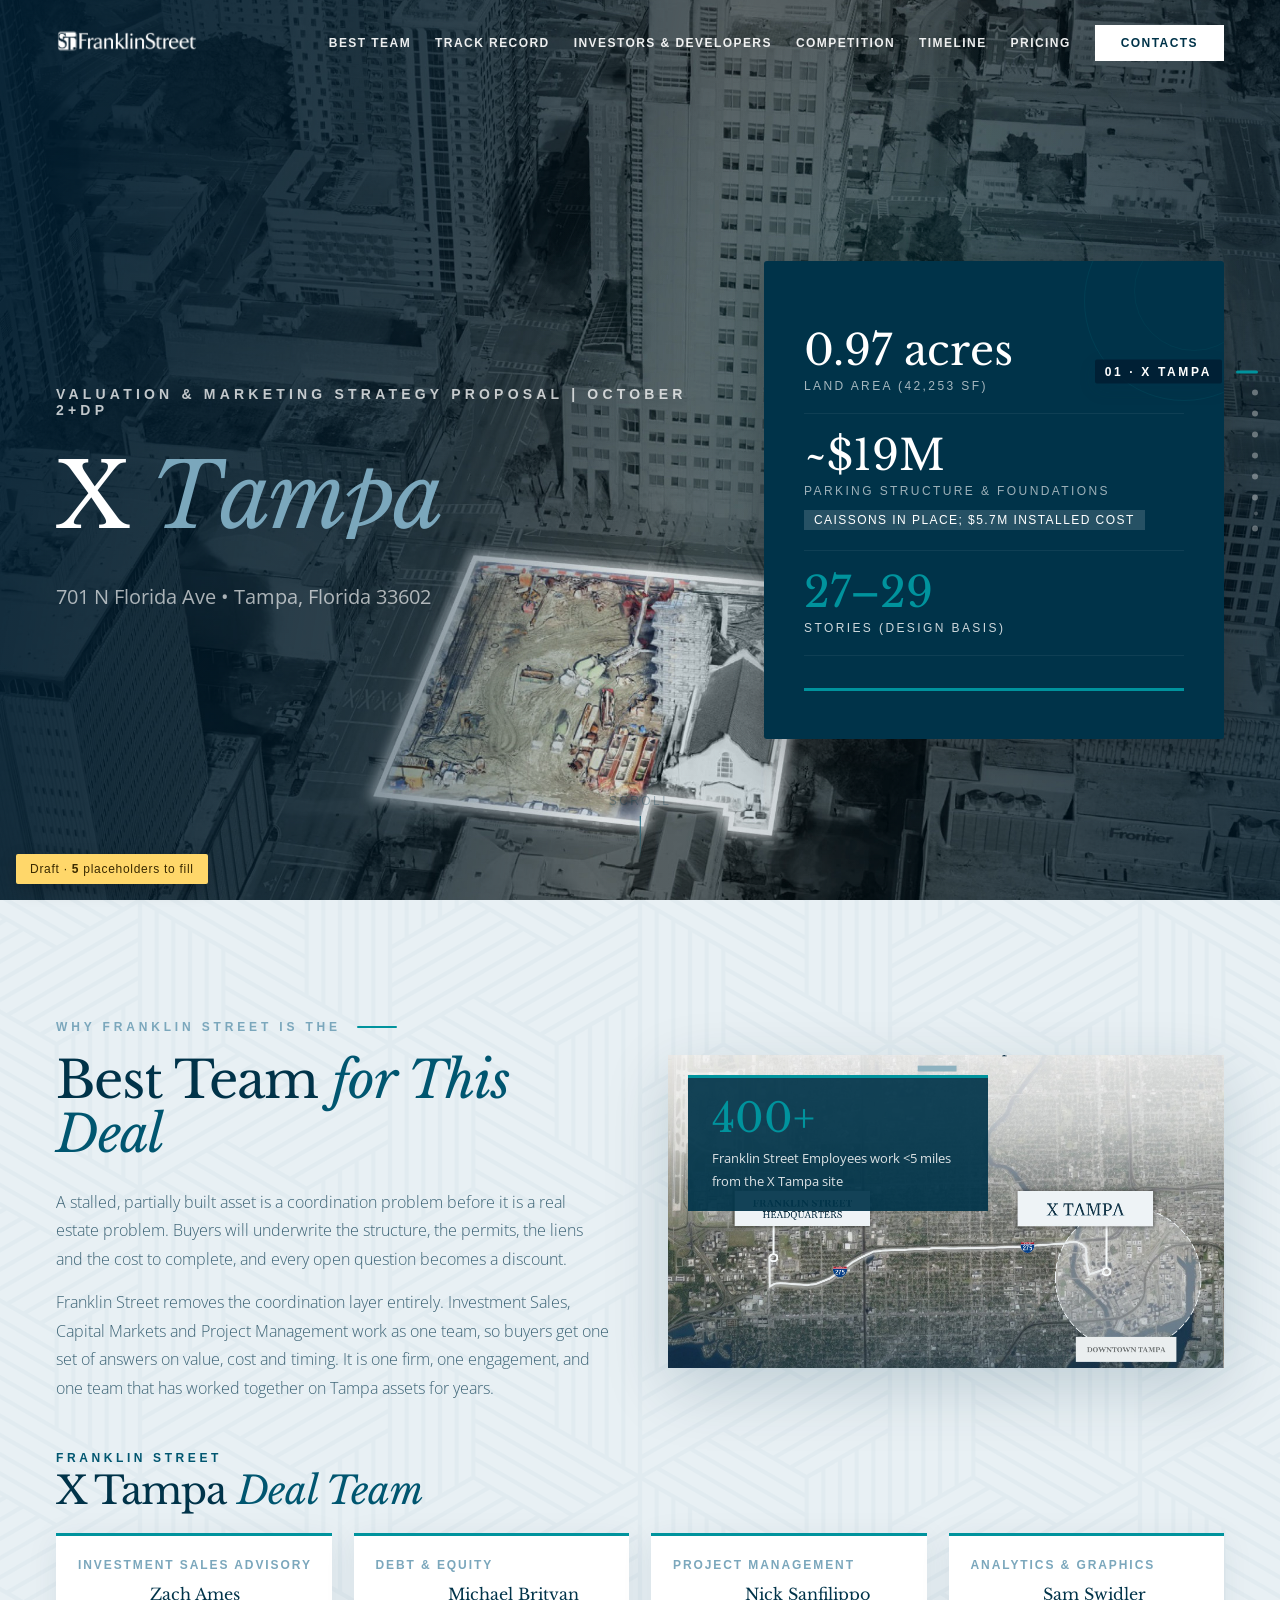
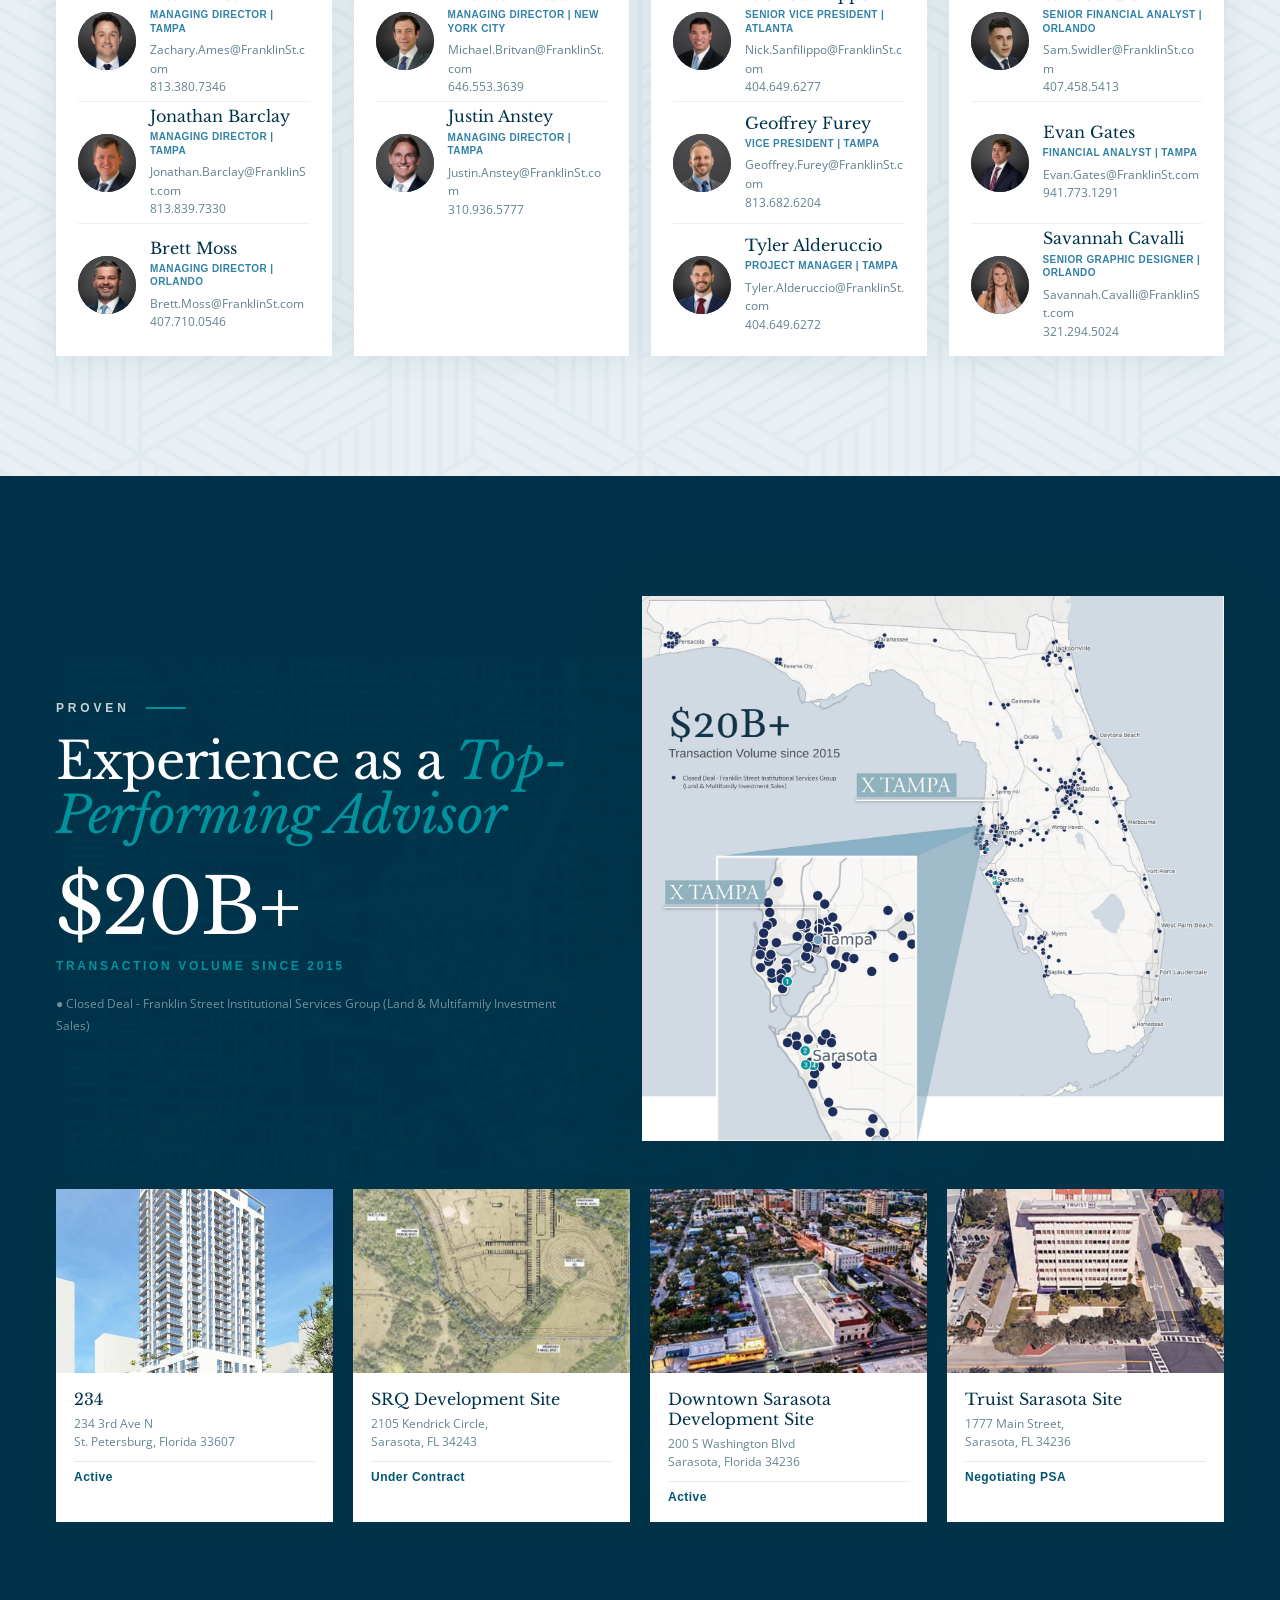
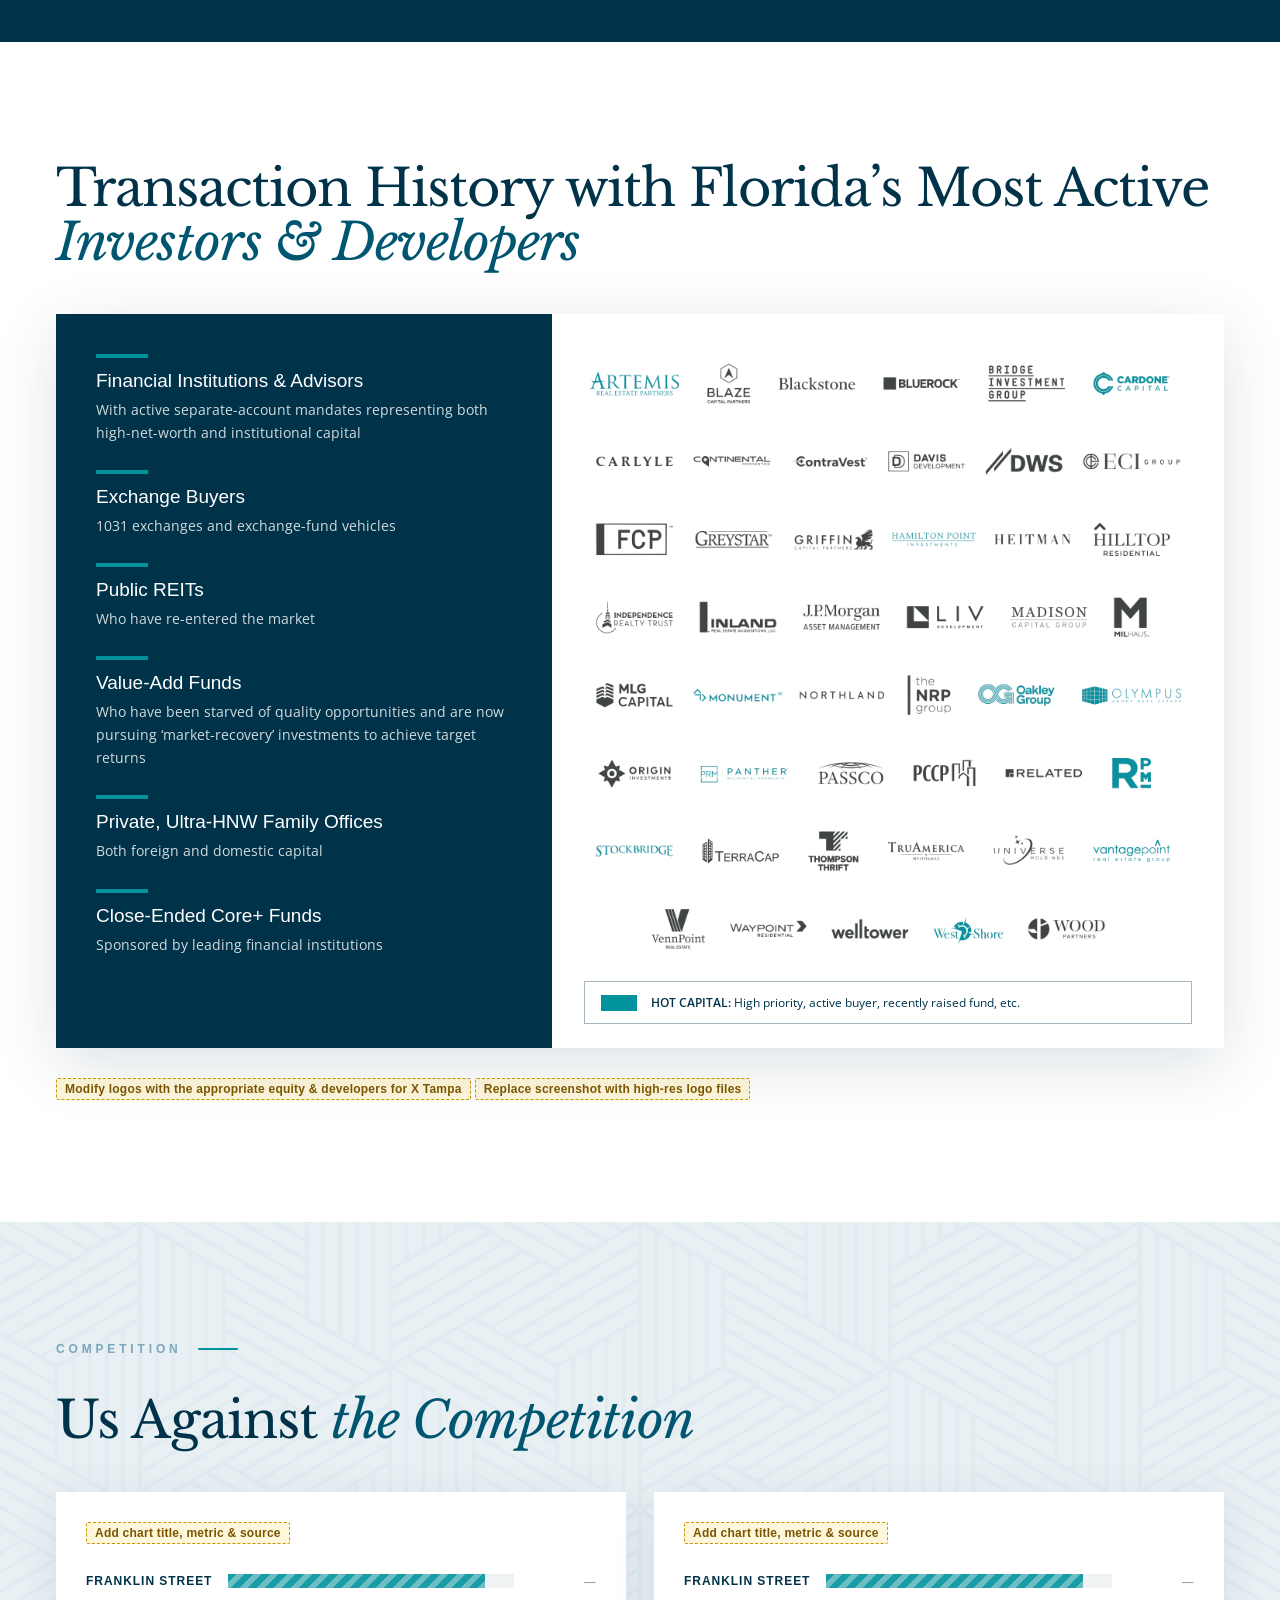
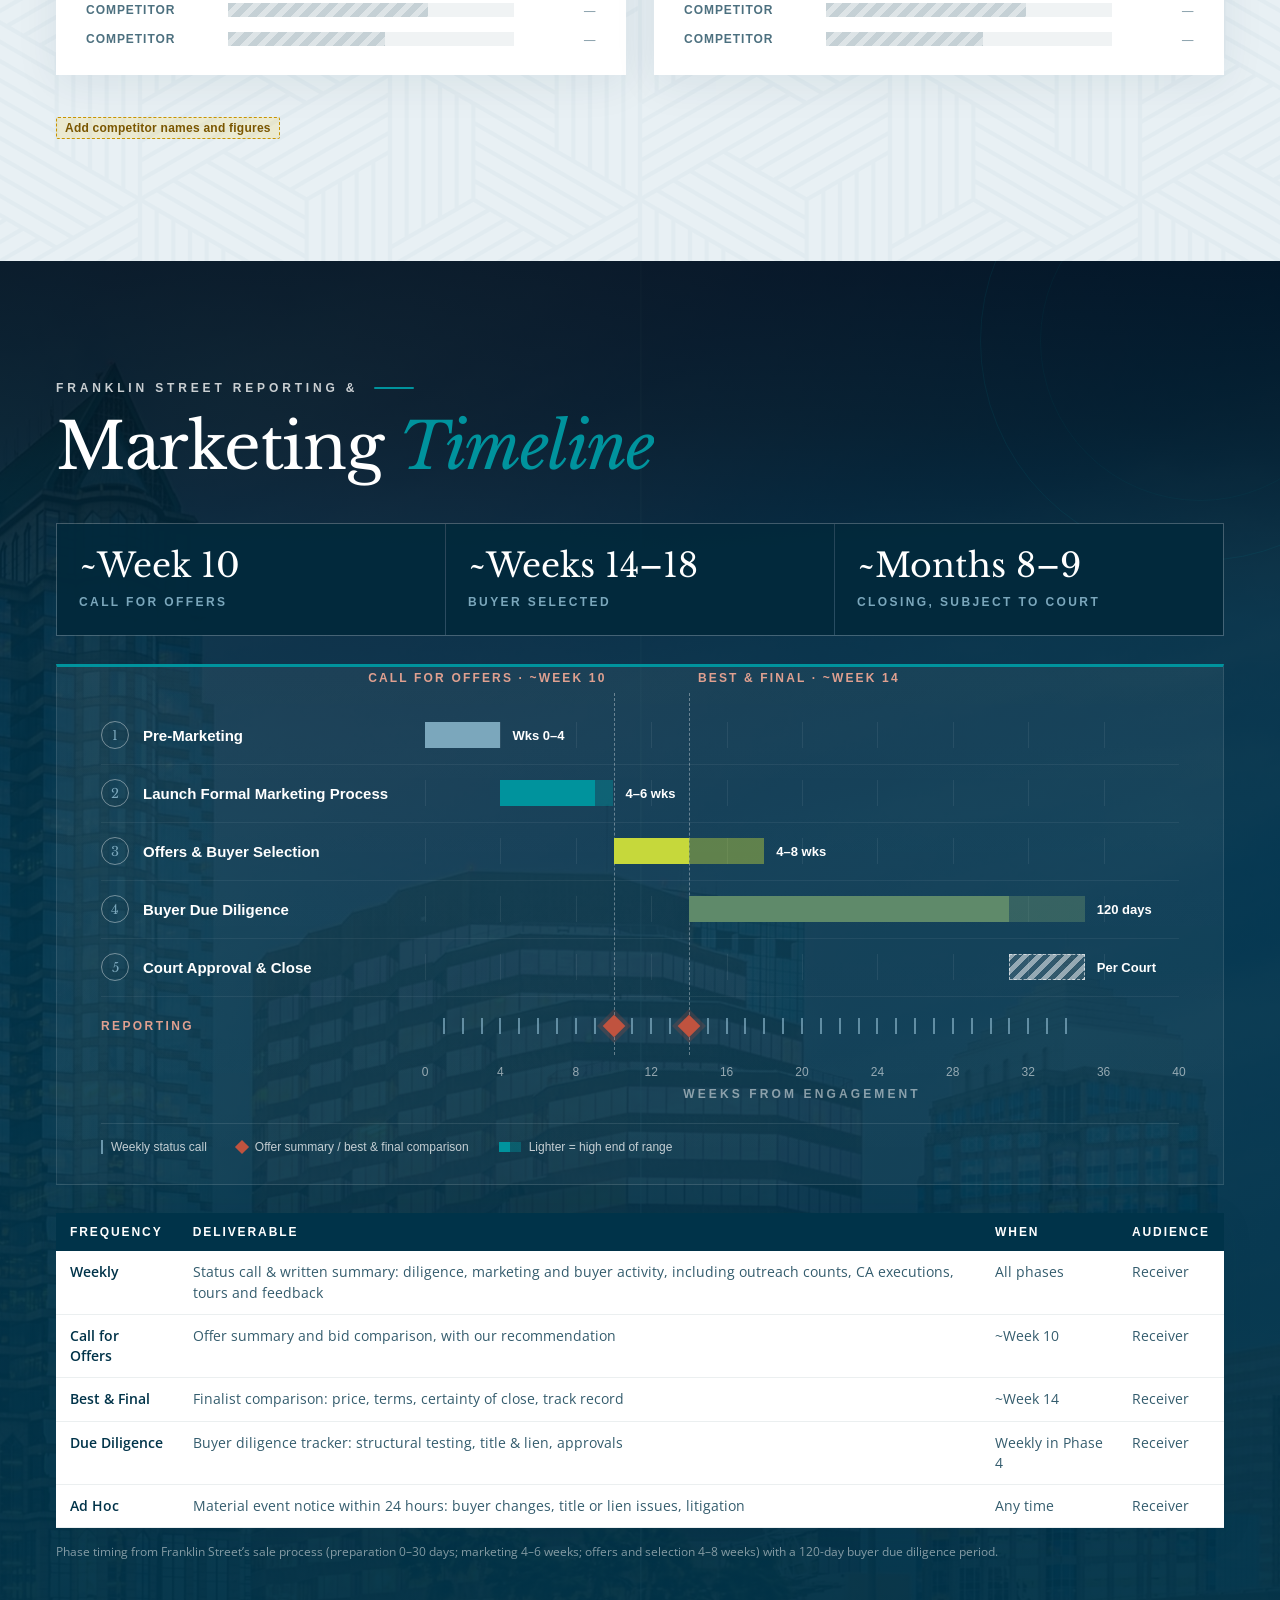
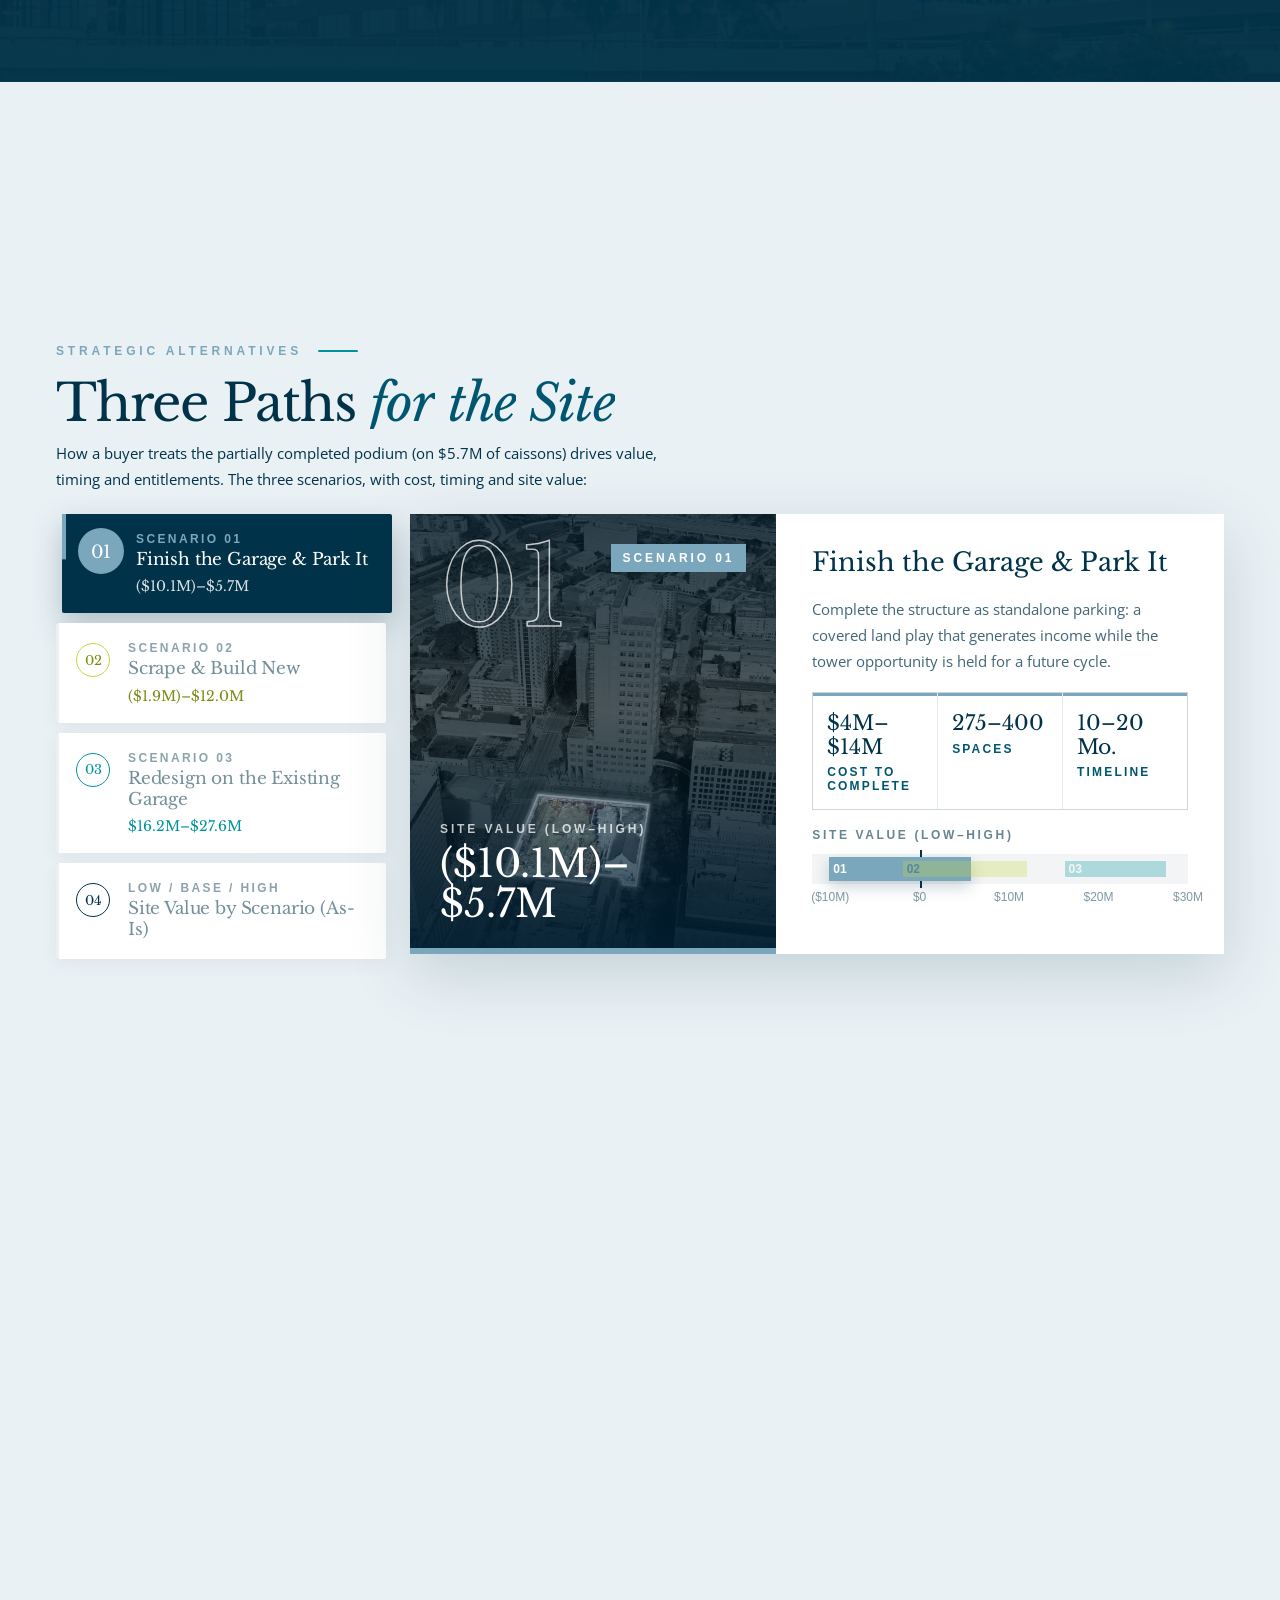
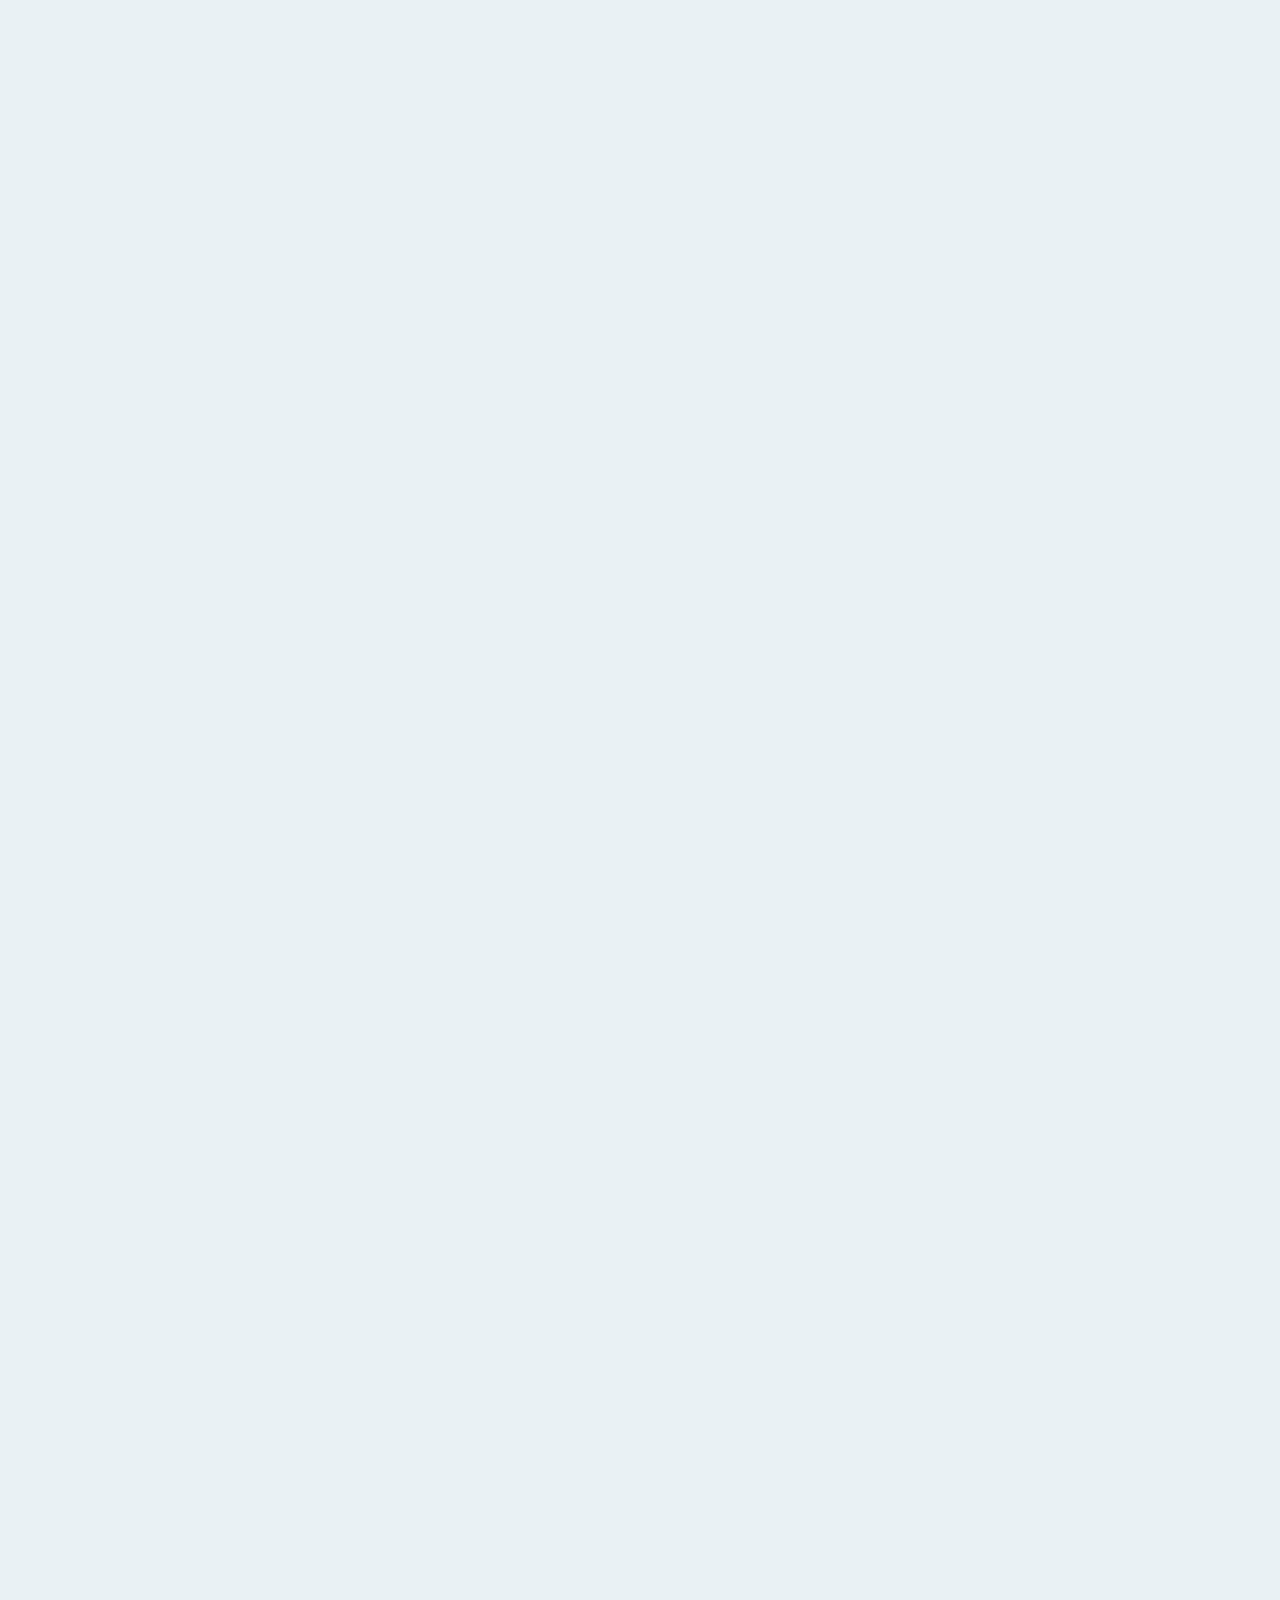
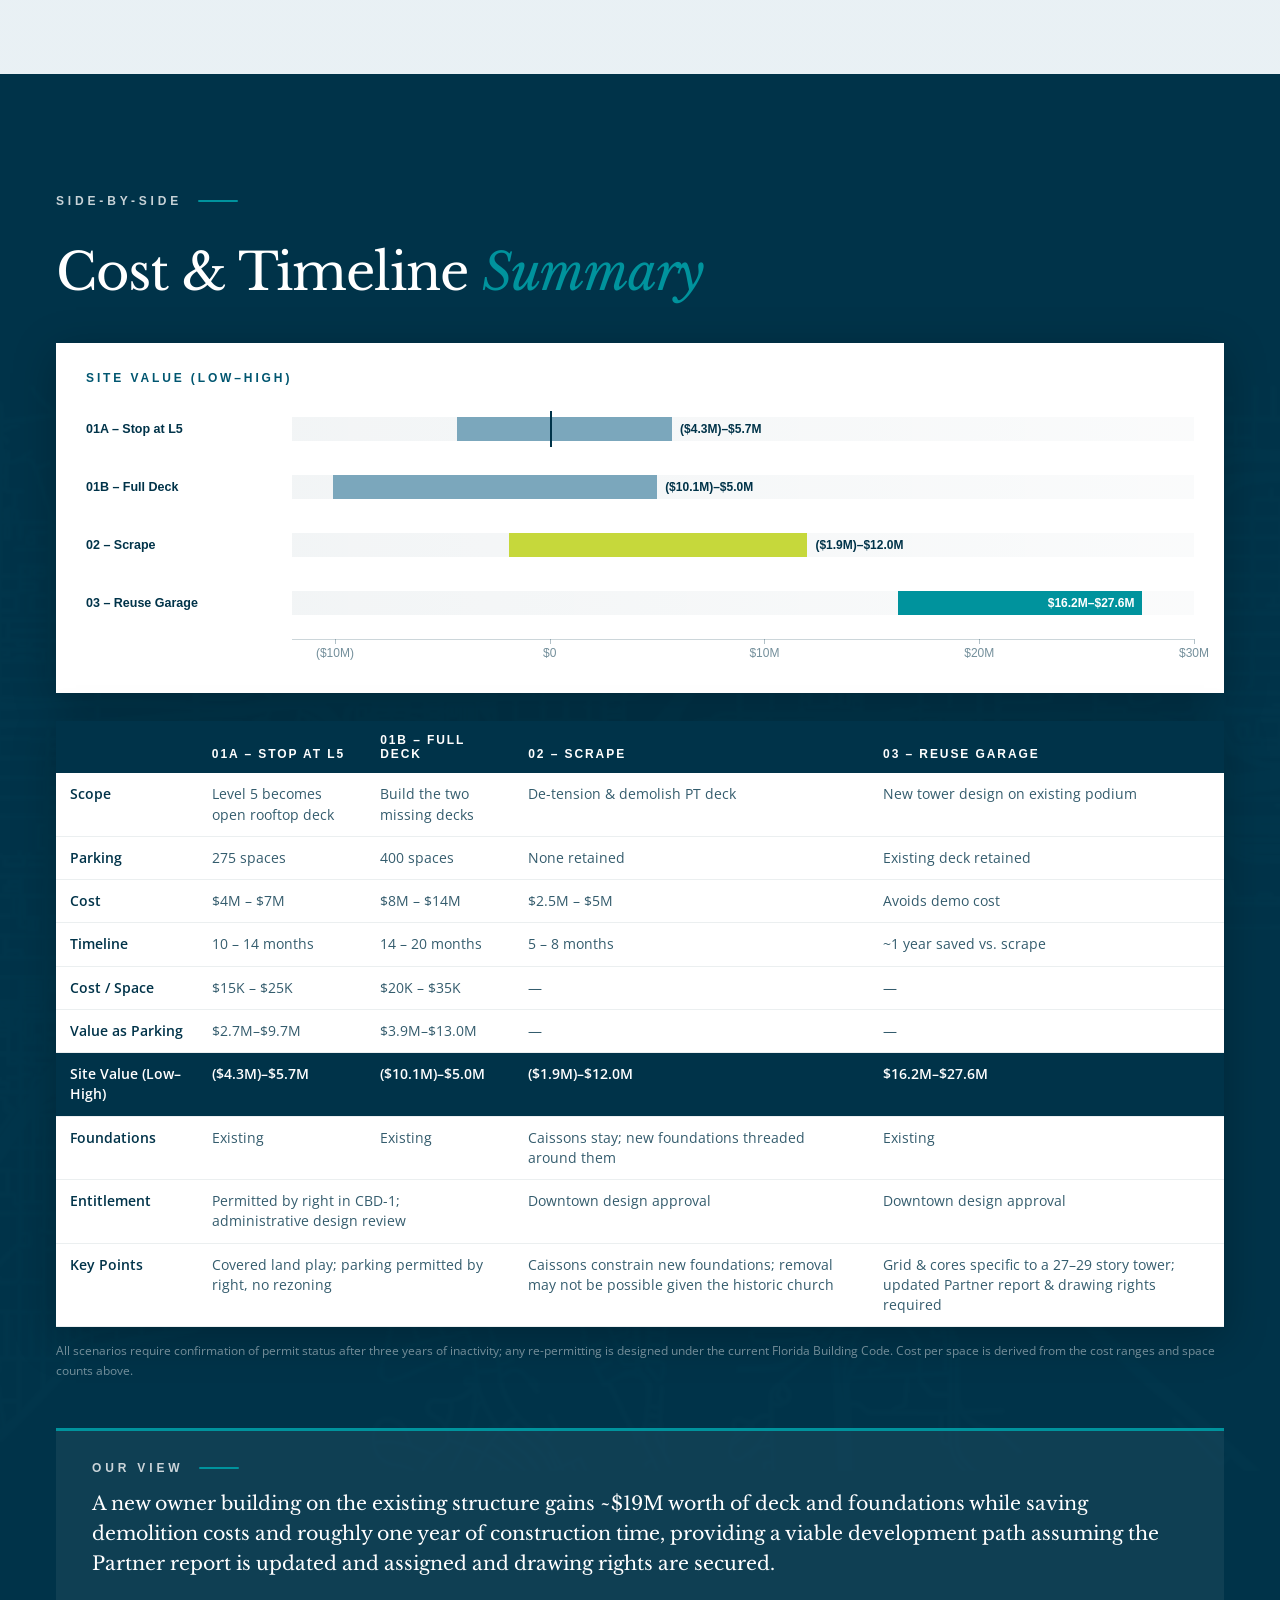
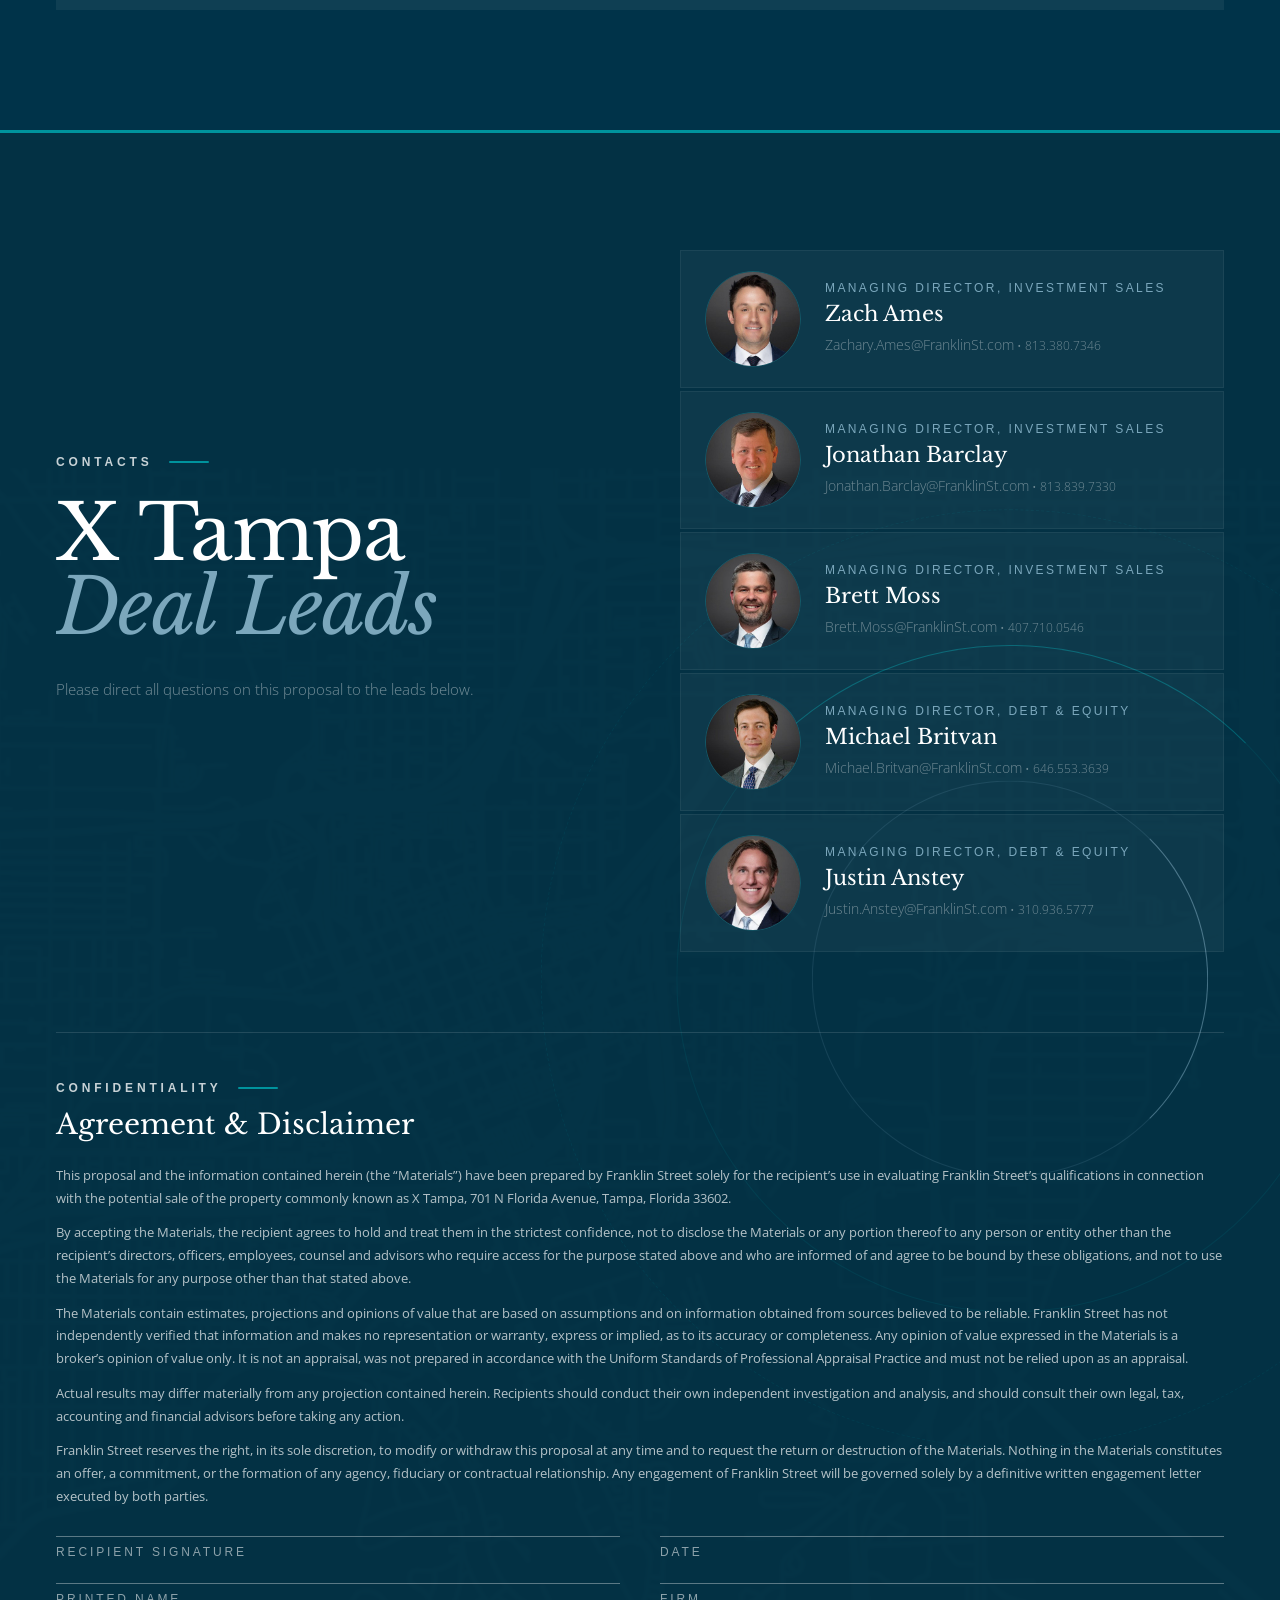
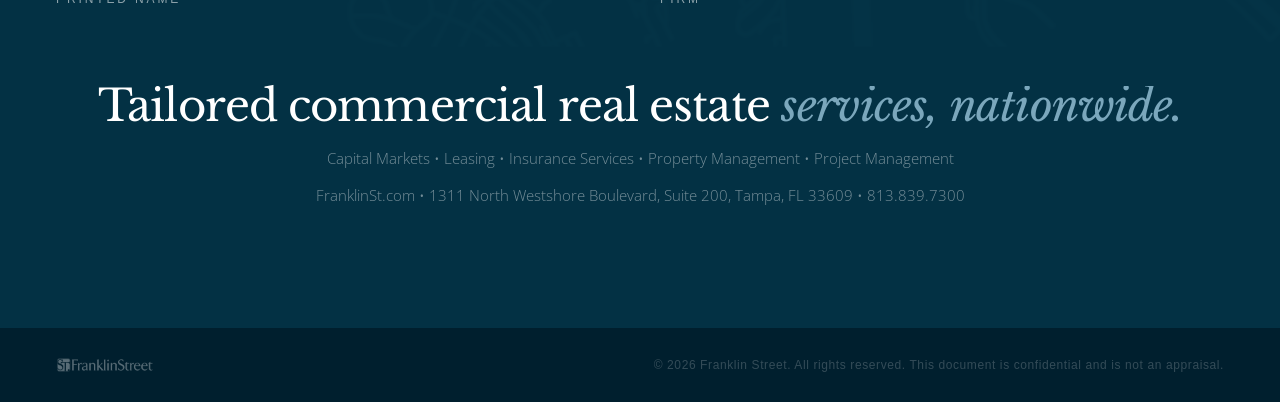
<file: index.html>
<!DOCTYPE html>
<html lang="en"><head>
<meta charset="UTF-8">
<meta name="viewport" content="width=device-width, initial-scale=1.0">
<title>Franklin Street — X Tampa</title>

<script src="js/vendor/vimeo-player.min.js"></script>
<link rel="preconnect" href="https://fonts.googleapis.com">
<link rel="preconnect" href="https://fonts.gstatic.com" crossorigin>
<link rel="stylesheet" href="https://fonts.googleapis.com/css2?family=EB+Garamond:ital,wght@0,400;0,500;1,400;1,500&display=swap">
<link rel="stylesheet" href="css/fonts.css">
<link rel="stylesheet" href="css/styles.css">
<link rel="stylesheet" href="css/motion.css">
<link rel="stylesheet" href="css/capital-markets.css">
<link rel="stylesheet" href="css/deal.css">
</head><body><div id="m-intro" aria-hidden="true">
  <div class="mi-pattern"></div><!-- geometric pattern draws out from the logo -->
  <div class="mi-center">
    <div class="mi-logo"><img src="assets/img/brand/franklin-street-logo.png" alt=""></div>
    <div class="mi-line"><span></span></div>
    <div class="mi-tag">X Tampa</div>
  </div>
  <div class="mi-meta">701 N Florida Ave &bull; Tampa, Florida 33602<br><b>Franklin Street</b></div>
  <div class="mi-count"><span>0</span><small>%</small></div>
</div>
<!-- NAV -->
<nav id="nav">
  <a class="nav-logo" href="https://franklinst.com/" target="_blank" rel="noopener" title="Franklin Street website (opens in a new tab)"><img src="assets/img/brand/franklin-street-logo.png" alt="Franklin Street"></a>
  <ul class="nav-links">
    <li><a href="#team">Best Team</a></li>
    <li><a href="#proven">Track Record</a></li>
    <li><a href="#partners">Investors &amp; Developers</a></li>
    <li><a href="#compare">Competition</a></li>
    <li><a href="#timeline">Timeline</a></li>
    <li><a href="#platforms">Pricing</a></li>
    <li><a href="#cta" class="nav-cta" style="background-color: rgb(255, 255, 255); color: rgb(0, 51, 73)">Contacts</a></li>
  </ul>
</nav>

<!-- ══════════ HERO ══════════ -->
<section id="hero" data-major data-ch="X Tampa" data-dark data-topic="0">
  <div class="hero-map-bg"></div>
  <div class="hero-map-overlay"></div>
  <div class="hero-inner" style="margin: 75px">
    <div class="hero-text">
      <div class="hero-eyebrow" style="font-size: 14px">Valuation &amp; Marketing Strategy Proposal | October 2026</div>
      <h1 class="hero-h1">
        <span class="word"><span>X <em style="color: #7BA7BC">Tampa</em></span></span>
      </h1>
      <p class="hero-sub" style="font-size: 20px; font-weight: 400">701 N Florida Ave &bull; Tampa, Florida 33602</p>
    </div>

    <div class="hero-card">
      <div class="hero-stat-card fc fc-dark">
        <div class="hsc-stat">
          <div class="hsc-n">0.97 acres</div>
          <div class="hsc-l" style="font-size: 12px; color: rgba(255, 255, 255, 0.647)">Land Area (42,253 SF)</div>
        </div>
        <div class="hsc-stat">
          <div class="hsc-n">~$19M</div>
          <div class="hsc-l" style="color: rgba(255, 255, 255, 0.616); font-size: 13px">Parking Structure &amp; Foundations</div>
          <div style="display:flex;gap:8px;margin-top:8px;flex-wrap:wrap;">
            <span class="hsc-tag">Caissons in place; $5.7M installed cost</span>
          </div>
        </div>
        <div class="hsc-stat">
          <div class="hsc-n" style="color:var(--green);">27–29</div>
          <div class="hsc-l" style="font-size: 13px; color: rgba(255, 255, 255, 0.808)">Stories (Design Basis)</div>
        </div>
        <div class="hsc-green"></div>
      </div>
    </div>
  </div>
  <div class="hero-scroll"><span>Scroll</span><div class="scroll-bar"></div></div>
</section>

<section id="team" class="dsec cream" data-major data-ch="Best Team" data-topic="1" data-next="Best Team for This Deal">
  <div class="sec-inner">
    <div class="split" style="align-items:center;">
      <div class="r-l">
        <div class="ey">Why Franklin Street is the</div>
        <h2 class="sec-h2" style="margin-bottom:26px;">Best Team <em>for This Deal</em></h2>
        <p class="lead-p">A stalled, partially built asset is a coordination problem before it is a real estate problem. Buyers will underwrite the structure, the permits, the liens and the cost to complete, and every open question becomes a discount.</p>
        <p class="lead-p">Franklin Street removes the coordination layer entirely. Investment Sales, Capital Markets and Project Management work as one team, so buyers get one set of answers on value, cost and timing. It is one firm, one engagement, and one team that has worked together on Tampa assets for years.</p>
      </div>
      <div class="bt-map r-r">
        <div class="prox-call"><b>400+</b><span>Franklin Street Employees work &lt;5 miles from the X Tampa site</span></div>
        <img src="assets/img/deal/hq-to-site-map.jpg" alt="Map from Franklin Street Headquarters to X Tampa in Downtown Tampa">
      </div>
    </div>
    <div class="sub-ey mt2">Franklin Street</div>
    <h3 class="sec-h2" style="font-size:clamp(28px,3vw,42px);">X Tampa <em>Deal Team</em></h3>
    <div class="crew stg">
      <div class="crew-g"><div class="ey">Investment Sales Advisory</div>
<div class="mem"><div class="ph"><img src="assets/img/team/zach-ames.jpg" alt="Zach Ames"></div><div><div class="nm">Zach Ames</div><div class="rl">Managing Director | Tampa</div><div class="ct"><a href="mailto:Zachary.Ames@FranklinSt.com">Zachary.Ames@FranklinSt.com</a><br><a href="tel:8133807346">813.380.7346</a></div></div></div>
<div class="mem"><div class="ph"><img src="assets/img/team/jonathan-barclay.jpg" alt="Jonathan Barclay"></div><div><div class="nm">Jonathan Barclay</div><div class="rl">Managing Director | Tampa</div><div class="ct"><a href="mailto:Jonathan.Barclay@FranklinSt.com">Jonathan.Barclay@FranklinSt.com</a><br><a href="tel:8138397330">813.839.7330</a></div></div></div>
<div class="mem"><div class="ph"><img src="assets/img/team/brett-moss.jpg" alt="Brett Moss"></div><div><div class="nm">Brett Moss</div><div class="rl">Managing Director | Orlando</div><div class="ct"><a href="mailto:Brett.Moss@FranklinSt.com">Brett.Moss@FranklinSt.com</a><br><a href="tel:4077100546">407.710.0546</a></div></div></div>
      </div>
      <div class="crew-g"><div class="ey">Debt &amp; Equity</div>
<div class="mem"><div class="ph"><img src="assets/img/team/michael-britvan.jpg" alt="Michael Britvan"></div><div><div class="nm">Michael Britvan</div><div class="rl">Managing Director | New York City</div><div class="ct"><a href="mailto:Michael.Britvan@FranklinSt.com">Michael.Britvan@FranklinSt.com</a><br><a href="tel:6465533639">646.553.3639</a></div></div></div>
<div class="mem"><div class="ph"><img src="assets/img/team/justin-anstey.jpg" alt="Justin Anstey"></div><div><div class="nm">Justin Anstey</div><div class="rl">Managing Director | Tampa</div><div class="ct"><a href="mailto:Justin.Anstey@FranklinSt.com">Justin.Anstey@FranklinSt.com</a><br><a href="tel:3109365777">310.936.5777</a></div></div></div>
      </div>
      <div class="crew-g"><div class="ey">Project Management</div>
<div class="mem"><div class="ph"><img src="assets/img/team/nick-sanfilippo.jpg" alt="Nick Sanfilippo"></div><div><div class="nm">Nick Sanfilippo</div><div class="rl">Senior Vice President | Atlanta</div><div class="ct"><a href="mailto:Nick.Sanfilippo@FranklinSt.com">Nick.Sanfilippo@FranklinSt.com</a><br><a href="tel:4046496277">404.649.6277</a></div></div></div>
<div class="mem"><div class="ph"><img src="assets/img/team/geoffrey-furey.jpg" alt="Geoffrey Furey"></div><div><div class="nm">Geoffrey Furey</div><div class="rl">Vice President | Tampa</div><div class="ct"><a href="mailto:Geoffrey.Furey@FranklinSt.com">Geoffrey.Furey@FranklinSt.com</a><br><a href="tel:8136826204">813.682.6204</a></div></div></div>
<div class="mem"><div class="ph"><img src="assets/img/team/tyler-alderuccio.jpg" alt="Tyler Alderuccio"></div><div><div class="nm">Tyler Alderuccio</div><div class="rl">Project Manager | Tampa</div><div class="ct"><a href="mailto:Tyler.Alderuccio@FranklinSt.com">Tyler.Alderuccio@FranklinSt.com</a><br><a href="tel:4046496272">404.649.6272</a></div></div></div>
      </div>
      <div class="crew-g"><div class="ey">Analytics &amp; Graphics</div>
<div class="mem"><div class="ph"><img src="assets/img/team/sam-swidler.jpg" alt="Sam Swidler"></div><div><div class="nm">Sam Swidler</div><div class="rl">Senior Financial Analyst | Orlando</div><div class="ct"><a href="mailto:Sam.Swidler@FranklinSt.com">Sam.Swidler@FranklinSt.com</a><br><a href="tel:4074585413">407.458.5413</a></div></div></div>
<div class="mem"><div class="ph"><img src="assets/img/team/evan-gates.jpg" alt="Evan Gates"></div><div><div class="nm">Evan Gates</div><div class="rl">Financial Analyst | Tampa</div><div class="ct"><a href="mailto:Evan.Gates@FranklinSt.com">Evan.Gates@FranklinSt.com</a><br><a href="tel:9417731291">941.773.1291</a></div></div></div>
<div class="mem"><div class="ph"><img src="assets/img/team/savannah-cavalli.jpg" alt="Savannah Cavalli"></div><div><div class="nm">Savannah Cavalli</div><div class="rl">Senior Graphic Designer | Orlando</div><div class="ct"><a href="mailto:Savannah.Cavalli@FranklinSt.com">Savannah.Cavalli@FranklinSt.com</a><br><a href="tel:3212945024">321.294.5024</a></div></div></div>
      </div>
    </div>
  </div>
</section>

<section id="proven" class="dsec navy" data-major data-ch="Florida Track Record" data-dark data-topic="2" data-next="Experience as a Top-Performing Advisor">
  <div class="sec-inner">
    <div class="track" style="margin-top:0;padding-top:0;border-top:none;">
      <div class="r-l">
        <div class="ey">Proven</div>
        <h2 class="sec-h2" style="margin-bottom:28px;">Experience as a <em>Top-Performing Advisor</em></h2>
        <div class="track-big">$20B+</div>
        <div class="track-cap">Transaction Volume since 2015</div>
        <p class="src">● Closed Deal - Franklin Street Institutional Services Group (Land &amp; Multifamily Investment Sales)</p>
      </div>
      <div class="r-r"><img src="assets/img/deal/fs-florida-closed-deals-map.jpg" alt="Map of Franklin Street Institutional Services Group closed deals across Florida"></div>
    </div>
    <div class="tx-grid mt2 stg">
      <div class="tx-card"><div class="tx-img"><img src="assets/img/deal/st-pete-high-rise-rendering.jpg" alt="234"></div><div class="tx-body"><div class="tx-name">234</div><div class="tx-addr">234 3rd Ave N<br>St. Petersburg, Florida 33607</div><div class="tx-nums"><span>Active</span></div></div></div>
      <div class="tx-card"><div class="tx-img"><img src="assets/img/deal/isg-srq-development-site.jpg" alt="SRQ Development Site"></div><div class="tx-body"><div class="tx-name">SRQ Development Site</div><div class="tx-addr">2105 Kendrick Circle,<br>Sarasota, FL 34243</div><div class="tx-nums"><span>Under Contract</span></div></div></div>
      <div class="tx-card"><div class="tx-img"><img src="assets/img/deal/isg-downtown-sarasota-site.jpg" alt="Downtown Sarasota Development Site"></div><div class="tx-body"><div class="tx-name">Downtown Sarasota Development Site</div><div class="tx-addr">200 S Washington Blvd<br>Sarasota, Florida 34236</div><div class="tx-nums"><span>Active</span></div></div></div>
      <div class="tx-card"><div class="tx-img"><img src="assets/img/deal/isg-truist-sarasota-site.jpg" alt="Truist Sarasota Site"></div><div class="tx-body"><div class="tx-name">Truist Sarasota Site</div><div class="tx-addr">1777 Main Street,<br>Sarasota, FL 34236</div><div class="tx-nums"><span>Negotiating PSA</span></div></div></div>
    </div>
  </div>
</section>

<section id="partners" class="dsec" data-major data-ch="Investors &amp; Developers" data-topic="3" data-next="Transaction History with Florida’s Most Active Investors &amp; Developers">
  <div class="sec-inner">
    <div class="sec-head one r">
      <h2 class="sec-h2">Transaction History with Florida’s Most Active <em>Investors &amp; Developers</em></h2>
    </div>
    <div class="inv-wrap">
      <div class="inv-cats stg"><div class="inv-cat"><h4>Financial Institutions &amp; Advisors</h4><p>With active separate-account mandates representing both high-net-worth and institutional capital</p></div><div class="inv-cat"><h4>Exchange Buyers</h4><p>1031 exchanges and exchange-fund vehicles</p></div><div class="inv-cat"><h4>Public REITs</h4><p>Who have re-entered the market</p></div><div class="inv-cat"><h4>Value-Add Funds</h4><p>Who have been starved of quality opportunities and are now pursuing ‘market-recovery’ investments to achieve target returns</p></div><div class="inv-cat"><h4>Private, Ultra-HNW Family Offices</h4><p>Both foreign and domestic capital</p></div><div class="inv-cat"><h4>Close-Ended Core+ Funds</h4><p>Sponsored by leading financial institutions</p></div></div>
      <div class="inv-logos r-r">
        <img src="assets/img/deal/investor-developer-logos.png" alt="Logos of investors and developers Franklin Street has transacted with">
        <div class="inv-legend"><i></i><span><b>HOT CAPITAL:</b> High priority, active buyer, recently raised fund, etc.</span></div>
      </div>
    </div>
    <p class="mt"><span class="todo">Modify logos with the appropriate equity &amp; developers for X Tampa</span> <span class="todo">Replace screenshot with high-res logo files</span></p>
  </div>
</section>

<section id="compare" class="dsec cream" data-major data-ch="Competition" data-topic="4" data-next="Us Against the Competition">
  <div class="sec-inner">
    <div class="sec-head one r">
      <div class="ey">Competition</div>
      <h2 class="sec-h2">Us Against <em>the Competition</em></h2>
    </div>
    <div class="cmp-charts stg">
      <div class="cmp-card">
        <div class="cmp-t"><span class="todo">Add chart title, metric &amp; source</span></div>
        <div class="bars mt">
          <div class="bar fs"><div class="bar-n">Franklin Street</div><div class="bar-track"><div class="bar-fill" style="width:90%"></div></div><div class="bar-v">—</div></div>
          <div class="bar"><div class="bar-n">Competitor</div><div class="bar-track"><div class="bar-fill" style="width:70%"></div></div><div class="bar-v">—</div></div>
          <div class="bar"><div class="bar-n">Competitor</div><div class="bar-track"><div class="bar-fill" style="width:55%"></div></div><div class="bar-v">—</div></div>
        </div>
      </div>
      <div class="cmp-card">
        <div class="cmp-t"><span class="todo">Add chart title, metric &amp; source</span></div>
        <div class="bars mt">
          <div class="bar fs"><div class="bar-n">Franklin Street</div><div class="bar-track"><div class="bar-fill" style="width:90%"></div></div><div class="bar-v">—</div></div>
          <div class="bar"><div class="bar-n">Competitor</div><div class="bar-track"><div class="bar-fill" style="width:70%"></div></div><div class="bar-v">—</div></div>
          <div class="bar"><div class="bar-n">Competitor</div><div class="bar-track"><div class="bar-fill" style="width:55%"></div></div><div class="bar-v">—</div></div>
        </div>
      </div>
    </div>
    <p><span class="todo">Add competitor names and figures</span></p>
  </div>
</section>

<section id="timeline" data-major data-ch="Marketing Timeline" data-dark data-topic="5" data-next="Marketing Timeline" style="opacity: 1; color: rgb(0, 51, 73); padding-bottom: 120px !important;">
  <div class="tl-inner">
    <div class="tl-head" style="margin-bottom:44px;">
      <div class="ey ey-green r">Franklin Street Reporting &amp;</div>
      <h2 class="tl-h2 r">Marketing <em>Timeline</em></h2>
    </div>
    <div class="kstats stg" style="background:rgba(255,255,255,.12);border-color:rgba(255,255,255,.12);">
      <div class="kstat" style="background:rgba(0,40,58,.95);"><div class="v" style="color:#fff;">~Week 10</div><div class="l" style="color:#7BA7BC;">Call for Offers</div></div>
      <div class="kstat" style="background:rgba(0,40,58,.95);"><div class="v" style="color:#fff;">~Weeks 14–18</div><div class="l" style="color:#7BA7BC;">Buyer Selected</div></div>
      <div class="kstat" style="background:rgba(0,40,58,.95);"><div class="v" style="color:#fff;">~Months 8–9</div><div class="l" style="color:#7BA7BC;">Closing, Subject to Court</div></div>
    </div>
    <div class="mtc r">
<div class="mtc-plotwrap"><div class="mtc-guides"><span class="mtc-guide" style="left:25.00%"><em>Call for Offers · ~Week 10</em></span><span class="mtc-guide" style="left:35.00%"><em>Best &amp; Final · ~Week 14</em></span></div>
<div class="mtc-row"><div class="mtc-lab"><b>1</b>Pre-Marketing</div><div class="mtc-track"><span class="mtc-seg p1" style="left:0.00%;width:10.00%;transition-delay:0.15s"></span><span class="mtc-val" style="left:10.00%;transition-delay:0.60s">Wks 0–4</span></div></div>
<div class="mtc-row"><div class="mtc-lab"><b>2</b>Launch Formal Marketing Process</div><div class="mtc-track"><span class="mtc-seg p2" style="left:10.00%;width:12.50%;transition-delay:0.33s"></span><span class="mtc-seg p2l" style="left:22.50%;width:2.50%;transition-delay:0.33s"></span><span class="mtc-val" style="left:25.00%;transition-delay:0.78s">4–6 wks</span></div></div>
<div class="mtc-row"><div class="mtc-lab"><b>3</b>Offers &amp; Buyer Selection</div><div class="mtc-track"><span class="mtc-seg p3" style="left:25.00%;width:10.00%;transition-delay:0.51s"></span><span class="mtc-seg p3l" style="left:35.00%;width:10.00%;transition-delay:0.51s"></span><span class="mtc-val" style="left:45.00%;transition-delay:0.96s">4–8 wks</span></div></div>
<div class="mtc-row"><div class="mtc-lab"><b>4</b>Buyer Due Diligence</div><div class="mtc-track"><span class="mtc-seg p4" style="left:35.00%;width:42.50%;transition-delay:0.69s"></span><span class="mtc-seg p4l" style="left:77.50%;width:10.00%;transition-delay:0.69s"></span><span class="mtc-val" style="left:87.50%;transition-delay:1.14s">120 days</span></div></div>
<div class="mtc-row"><div class="mtc-lab"><b>5</b>Court Approval &amp; Close</div><div class="mtc-track"><span class="mtc-seg p5" style="left:77.50%;width:10.00%;transition-delay:0.87s"></span><span class="mtc-val" style="left:87.50%;transition-delay:1.32s">Per Court</span></div></div>
<div class="mtc-row rep"><div class="mtc-lab rep">Reporting</div><div class="mtc-track rep"><i style="left:2.50%"></i><i style="left:5.00%"></i><i style="left:7.50%"></i><i style="left:10.00%"></i><i style="left:12.50%"></i><i style="left:15.00%"></i><i style="left:17.50%"></i><i style="left:20.00%"></i><i style="left:22.50%"></i><i style="left:27.50%"></i><i style="left:30.00%"></i><i style="left:32.50%"></i><i style="left:37.50%"></i><i style="left:40.00%"></i><i style="left:42.50%"></i><i style="left:45.00%"></i><i style="left:47.50%"></i><i style="left:50.00%"></i><i style="left:52.50%"></i><i style="left:55.00%"></i><i style="left:57.50%"></i><i style="left:60.00%"></i><i style="left:62.50%"></i><i style="left:65.00%"></i><i style="left:67.50%"></i><i style="left:70.00%"></i><i style="left:72.50%"></i><i style="left:75.00%"></i><i style="left:77.50%"></i><i style="left:80.00%"></i><i style="left:82.50%"></i><i style="left:85.00%"></i><span class="mtc-dia" style="left:25.00%"></span><span class="mtc-dia" style="left:35.00%"></span></div></div>
</div>
<div class="mtc-axis"><div></div><div class="mtc-ticks"><span style="left:0.00%">0</span><span style="left:10.00%">4</span><span style="left:20.00%">8</span><span style="left:30.00%">12</span><span style="left:40.00%">16</span><span style="left:50.00%">20</span><span style="left:60.00%">24</span><span style="left:70.00%">28</span><span style="left:80.00%">32</span><span style="left:90.00%">36</span><span style="left:100.00%">40</span></div><div></div><div class="mtc-axis-t">Weeks from Engagement</div></div>
<div class="mtc-legend"><span><i class="lg-tick"></i>Weekly status call</span><span><i class="lg-dia"></i>Offer summary / best &amp; final comparison</span><span><i class="lg-light"></i>Lighter = high end of range</span></div>
</div>
    <div class="tbl-wrap mt r">
      <table class="dtable">
        <thead><tr><th>Frequency</th><th>Deliverable</th><th>When</th><th>Audience</th></tr></thead>
        <tbody>
          <tr><td>Weekly</td><td>Status call &amp; written summary: diligence, marketing and buyer activity, including outreach counts, CA executions, tours and feedback</td><td>All phases</td><td>Receiver</td></tr>
          <tr><td>Call for Offers</td><td>Offer summary and bid comparison, with our recommendation</td><td>~Week 10</td><td>Receiver</td></tr>
          <tr><td>Best &amp; Final</td><td>Finalist comparison: price, terms, certainty of close, track record</td><td>~Week 14</td><td>Receiver</td></tr>
          <tr><td>Due Diligence</td><td>Buyer diligence tracker: structural testing, title &amp; lien, approvals</td><td>Weekly in Phase 4</td><td>Receiver</td></tr>
          <tr><td>Ad Hoc</td><td>Material event notice within 24 hours: buyer changes, title or lien issues, litigation</td><td>Any time</td><td>Receiver</td></tr>
        </tbody>
      </table>
    </div>
    <p class="src" style="color:rgba(255,255,255,.5);">Phase timing from Franklin Street’s sale process (preparation 0–30 days; marketing 4–6 weeks; offers and selection 4–8 weeks) with a 120-day buyer due diligence period.</p>
  </div>
</section>

<section id="platforms" data-major data-ch="Pricing" data-topic="6" data-next="Three Paths for the Site" style="padding: 120px 56px 0px">
  <div class="plat-inner">
    <div class="plat-scroll-track" id="platScrollTrack">
    <div class="plat-sticky" style="padding: 0px; margin: 0px;">
    <div class="plat-header r">
      <div class="ey">Strategic Alternatives</div>
      <h2 class="plat-h2">Three Paths <em>for the Site</em></h2>
      <p class="plat-sub" style="color: rgb(0, 51, 73); font-weight: 400">How a buyer treats the partially completed podium (on $5.7M of caissons) drives value, timing and entitlements. The three scenarios, with cost, timing and site value:</p>
    </div>

    <div class="plat-grid tpg r">
      <div class="plat-tabs" id="platTabs">
        <button class="plat-tab tp s1 active" data-panel="0" onclick="goPlatform(0)"><span class="plat-tab-num">01</span><span class="plat-tab-text"><span class="plat-tab-cat">Scenario 01</span><span class="plat-tab-title">Finish the Garage &amp; Park It</span><span class="tp-val">($10.1M)–$5.7M</span></span></button>
        <button class="plat-tab tp s2" data-panel="1" onclick="goPlatform(1)"><span class="plat-tab-num">02</span><span class="plat-tab-text"><span class="plat-tab-cat">Scenario 02</span><span class="plat-tab-title">Scrape &amp; Build New</span><span class="tp-val">($1.9M)–$12.0M</span></span></button>
        <button class="plat-tab tp s3" data-panel="2" onclick="goPlatform(2)"><span class="plat-tab-num">03</span><span class="plat-tab-text"><span class="plat-tab-cat">Scenario 03</span><span class="plat-tab-title">Redesign on the Existing Garage</span><span class="tp-val">$16.2M–$27.6M</span></span></button>
        <button class="plat-tab tp s4" data-panel="3" onclick="goPlatform(3)"><span class="plat-tab-num">04</span><span class="plat-tab-text"><span class="plat-tab-cat">Low / Base / High</span><span class="plat-tab-title">Site Value by Scenario (As-Is)</span></span></button>
      </div>
      <div class="plat-panels" id="platPanels">
        <div class="plat-panel tpp s1 active" data-panel="0">
          <div class="tp-card" style="background-position:center 70%;">
            <div class="tp-card-top"><span class="tp-n">01</span><span class="tp-tag">Scenario 01</span></div>
            <div class="tp-card-bot"><div class="tp-k">Site Value (Low–High)</div><div class="tp-v">($10.1M)–$5.7M</div></div>
          </div>
          <div class="tp-body">
            <h3 class="tp-h">Finish the Garage &amp; Park It</h3>
            <p class="tp-p">Complete the structure as standalone parking: a covered land play that generates income while the tower opportunity is held for a future cycle.</p>
            <div class="tp-mets"><div class="tp-m"><div class="v">$4M–$14M</div><div class="l">Cost to Complete</div></div><div class="tp-m"><div class="v">275–400</div><div class="l">Spaces</div></div><div class="tp-m"><div class="v">10–20 Mo.</div><div class="l">Timeline</div></div></div>
            <div class="rb"><div class="rb-k">Site Value (Low–High)</div><div class="rb-track"><span class="rb-zero" style="left:28.57%"></span><span class="rb-seg s1 on" style="left:4.52%;width:37.62%"><em>01</em></span><span class="rb-seg s2" style="left:24.05%;width:33.10%"><em>02</em></span><span class="rb-seg s3" style="left:67.14%;width:27.14%"><em>03</em></span></div><div class="rb-ticks"><span style="left:4.76%">($10M)</span><span style="left:28.57%">$0</span><span style="left:52.38%">$10M</span><span style="left:76.19%">$20M</span><span style="left:100.00%">$30M</span></div></div>
          </div>
        </div>
        <div class="plat-panel tpp s2" data-panel="1">
          <div class="tp-card" style="background-position:center 60%;">
            <div class="tp-card-top"><span class="tp-n">02</span><span class="tp-tag">Scenario 02</span></div>
            <div class="tp-card-bot"><div class="tp-k">Site Value (Low–High)</div><div class="tp-v">($1.9M)–$12.0M</div></div>
          </div>
          <div class="tp-body">
            <h3 class="tp-h">Scrape &amp; Build New</h3>
            <p class="tp-p">De-tension and remove the deck, leaving existing caissons in place. A clean slate for a new design, at the cost of the in-place structure.</p>
            <div class="tp-mets"><div class="tp-m"><div class="v">$2.5M–$5M</div><div class="l">Demolition Cost</div></div><div class="tp-m"><div class="v">Caissons</div><div class="l">Remain in Ground</div></div><div class="tp-m"><div class="v">5–8 Mo.</div><div class="l">Timeline</div></div></div>
            <div class="rb"><div class="rb-k">Site Value (Low–High)</div><div class="rb-track"><span class="rb-zero" style="left:28.57%"></span><span class="rb-seg s1" style="left:4.52%;width:37.62%"><em>01</em></span><span class="rb-seg s2 on" style="left:24.05%;width:33.10%"><em>02</em></span><span class="rb-seg s3" style="left:67.14%;width:27.14%"><em>03</em></span></div><div class="rb-ticks"><span style="left:4.76%">($10M)</span><span style="left:28.57%">$0</span><span style="left:52.38%">$10M</span><span style="left:76.19%">$20M</span><span style="left:100.00%">$30M</span></div></div>
          </div>
        </div>
        <div class="plat-panel tpp s3" data-panel="2">
          <div class="tp-card" style="background-position:center 75%;">
            <div class="tp-card-top"><span class="tp-n">03</span><span class="tp-tag">Scenario 03</span></div>
            <div class="tp-card-bot"><div class="tp-k">Site Value (Low–High)</div><div class="tp-v">$16.2M–$27.6M</div></div>
          </div>
          <div class="tp-body">
            <h3 class="tp-h">Redesign on the Existing Garage</h3>
            <p class="tp-p">Re-plan a tower of equal or lesser height on the current column grid and cores, capturing the in-place deck and foundations.</p>
            <div class="tp-mets"><div class="tp-m"><div class="v">~$19M</div><div class="l">Deck &amp; Foundations</div></div><div class="tp-m"><div class="v">27–29</div><div class="l">Stories (Design Basis)</div></div><div class="tp-m"><div class="v">~1 Year</div><div class="l">Time Saved</div></div></div>
            <div class="rb"><div class="rb-k">Site Value (Low–High)</div><div class="rb-track"><span class="rb-zero" style="left:28.57%"></span><span class="rb-seg s1" style="left:4.52%;width:37.62%"><em>01</em></span><span class="rb-seg s2" style="left:24.05%;width:33.10%"><em>02</em></span><span class="rb-seg s3 on" style="left:67.14%;width:27.14%"><em>03</em></span></div><div class="rb-ticks"><span style="left:4.76%">($10M)</span><span style="left:28.57%">$0</span><span style="left:52.38%">$10M</span><span style="left:76.19%">$20M</span><span style="left:100.00%">$30M</span></div></div>
          </div>
        </div>
        <div class="plat-panel tpp wide" data-panel="3">
          <div class="tv">
            <div class="tv-head"><span class="tp-tag" style="position:static;">Low / Base / High</span><h3 class="tp-h" style="margin:10px 0 0;">Site Value by Scenario (As-Is)</h3></div>
            <table class="tv-table">
              <thead><tr><th></th><th>Low</th><th class="b">Base</th><th>High</th></tr></thead>
              <tbody>
                <tr class="s1"><td><i></i>01 · Park It (Level 5)</td><td>($4.3M)–($1.3M)</td><td class="b">($1.5M)–$1.5M</td><td>$2.7M–$5.7M</td></tr>
                <tr class="s1"><td><i></i>01 · Park It (Full Deck)</td><td>($10.1M)–($4.1M)</td><td class="b">($6.4M)–($0.4M)</td><td>($1.0M)–$5.0M</td></tr>
                <tr class="s2"><td><i></i>02 · Scrape &amp; Build New</td><td>($1.9M)–$0.6M</td><td class="b">$3.6M–$6.1M</td><td>$9.5M–$12.0M</td></tr>
                <tr class="s3 best"><td><i></i>03 · Build on Existing Garage</td><td>$16.2M</td><td class="b">$21.7M</td><td>$27.6M</td></tr>
              </tbody>
            </table>
            <p class="tv-foot">Low / Base / High = parking cases for 01 and Market / Strike / Premium return on cost for 02 and 03 (6.75% / 6.50% / 6.25%). Ranges reflect the cost to finish for 01 ($4M–$7M at Level 5; $8M–$14M full deck) and $2.5M–$5M demolition (02). Underwriting: pp. 34–37, 40–41, 44–45.</p>
          </div>
        </div>
      </div>
    </div>
    </div>
    </div>
  </div>
  <script>
    function switchPlatform(i){
      document.querySelectorAll('#platTabs .plat-tab').forEach((t,j) => t.classList.toggle('active', j===i));
      document.querySelectorAll('#platPanels .plat-panel').forEach((p,j) => p.classList.toggle('active', j===i));
      if(window.VID) window.VID.update(false);
    }
    (function(){
      const track = document.getElementById('platScrollTrack');
      const tabs  = document.querySelectorAll('#platTabs .plat-tab');
      const N = tabs.length;
      track.style.setProperty('--plat-steps', N);
      const pinned = () => window.matchMedia('(min-width:901px)').matches;
      let cur = 0;
      window.goPlatform = function(i){
        if(!pinned()){ switchPlatform(i); return; }
        const scrollable = track.offsetHeight - window.innerHeight;
        const trackTop = track.getBoundingClientRect().top + window.scrollY;
        window.scrollTo({ top: Math.round(trackTop + (i + 0.5) / N * scrollable), behavior:'smooth' });
      };
      let ticking = false;
      function sync(){
        ticking = false;
        if(!pinned()) return;
        const scrollable = track.offsetHeight - window.innerHeight;
        if(scrollable <= 0) return;
        const trackTop = track.getBoundingClientRect().top + window.scrollY;
        let idx = Math.floor((window.scrollY - trackTop) / scrollable * N);
        if(idx < 0) idx = 0; if(idx > N-1) idx = N-1;
        if(idx !== cur){ cur = idx; switchPlatform(idx); }
      }
      window.addEventListener('scroll', () => { if(!ticking){ ticking = true; requestAnimationFrame(sync); } }, {passive:true});
      window.addEventListener('resize', sync);
      window.addEventListener('load', sync);
      sync();
    })();
  </script>
</section>

<section id="summary" class="dsec navy" data-ch="Cost &amp; Timeline Summary" data-dark data-topic="6">
  <div class="sec-inner">
    <div class="sec-head one r">
      <div class="ey">Side-by-Side</div>
      <h2 class="sec-h2">Cost &amp; Timeline <em>Summary</em></h2>
    </div>
    <div class="hc-card" style="margin-bottom:28px;"><div class="hc r">
<div class="hc-title">Site Value (Low–High)</div>
<div class="hc-row"><div class="hc-lab">01A – Stop at L5</div><div class="hc-track"><span class="hc-seg sky" style="left:18.33%;width:23.81%;transition-delay:0.00s"></span><span class="hc-val" style="left:42.14%">($4.3M)–$5.7M</span><span class="hc-zero" style="left:28.57%"></span></div></div>
<div class="hc-row"><div class="hc-lab">01B – Full Deck</div><div class="hc-track"><span class="hc-seg sky" style="left:4.52%;width:35.95%;transition-delay:0.12s"></span><span class="hc-val" style="left:40.48%">($10.1M)–$5.0M</span></div></div>
<div class="hc-row"><div class="hc-lab">02 – Scrape</div><div class="hc-track"><span class="hc-seg bronze" style="left:24.05%;width:33.10%;transition-delay:0.24s"></span><span class="hc-val" style="left:57.14%">($1.9M)–$12.0M</span></div></div>
<div class="hc-row"><div class="hc-lab">03 – Reuse Garage</div><div class="hc-track"><span class="hc-seg teal" style="left:67.14%;width:27.14%;transition-delay:0.36s"></span><span class="hc-in" style="right:5.71%;padding:0 8px 0 0;">$16.2M–$27.6M</span></div></div>
<div class="hc-axis"><div></div><div class="hc-ticks"><b style="left:4.76%"></b><span style="left:4.76%">($10M)</span><b style="left:28.57%"></b><span style="left:28.57%">$0</span><b style="left:52.38%"></b><span style="left:52.38%">$10M</span><b style="left:76.19%"></b><span style="left:76.19%">$20M</span><b style="left:100.00%"></b><span style="left:100.00%">$30M</span></div></div>
</div></div>
    <div class="tbl-wrap r">
      <table class="dtable">
        <thead><tr><th></th><th>01A – Stop at L5</th><th>01B – Full Deck</th><th>02 – Scrape</th><th>03 – Reuse Garage</th></tr></thead>
        <tbody>
          <tr><td>Scope</td><td>Level 5 becomes open rooftop deck</td><td>Build the two missing decks</td><td>De-tension &amp; demolish PT deck</td><td>New tower design on existing podium</td></tr>
          <tr><td>Parking</td><td>275 spaces</td><td>400 spaces</td><td>None retained</td><td>Existing deck retained</td></tr>
          <tr><td>Cost</td><td>$4M – $7M</td><td>$8M – $14M</td><td>$2.5M – $5M</td><td>Avoids demo cost</td></tr>
          <tr><td>Timeline</td><td>10 – 14 months</td><td>14 – 20 months</td><td>5 – 8 months</td><td>~1 year saved vs. scrape</td></tr>
          <tr><td>Cost / Space</td><td>$15K – $25K</td><td>$20K – $35K</td><td>—</td><td>—</td></tr>
          <tr><td>Value as Parking</td><td>$2.7M–$9.7M</td><td>$3.9M–$13.0M</td><td>—</td><td>—</td></tr>
          <tr class="hi"><td>Site Value (Low–High)</td><td>($4.3M)–$5.7M</td><td>($10.1M)–$5.0M</td><td>($1.9M)–$12.0M</td><td>$16.2M–$27.6M</td></tr>
          <tr><td>Foundations</td><td>Existing</td><td>Existing</td><td>Caissons stay; new foundations threaded around them</td><td>Existing</td></tr>
          <tr><td>Entitlement</td><td colspan="2">Permitted by right in CBD-1; administrative design review</td><td>Downtown design approval</td><td>Downtown design approval</td></tr>
          <tr><td>Key Points</td><td colspan="2">Covered land play; parking permitted by right, no rezoning</td><td>Caissons constrain new foundations; removal may not be possible given the historic church</td><td>Grid &amp; cores specific to a 27–29 story tower; updated Partner report &amp; drawing rights required</td></tr>
        </tbody>
      </table>
    </div>
    <p class="src">All scenarios require confirmation of permit status after three years of inactivity; any re-permitting is designed under the current Florida Building Code. Cost per space is derived from the cost ranges and space counts above.</p>
    <div class="band mt2 r"><div class="ey">Our View</div><p>A new owner building on the existing structure gains ~$19M worth of deck and foundations while saving demolition costs and roughly one year of construction time, providing a viable development path assuming the Partner report is updated and assigned and drawing rights are secured.</p></div>
  </div>
</section>

<section id="cta" data-major data-ch="Contacts" data-dark data-topic="7" data-next="X Tampa Deal Leads" style="background-color: rgb(3, 49, 68); color: rgb(0, 51, 73)">
  <div class="cta-top-line"></div>
  <div class="cta-inner">
    <div class="r-l">
      <div class="ey ey-green" style="margin-bottom:28px;">Contacts</div>
      <h2 class="cta-h2">X Tampa<br><em>Deal Leads</em></h2>
      <p class="cta-sub">Please direct all questions on this proposal to the leads below.</p>
    </div>
    <div class="r-r">
      <div class="contact-cards">
        <div class="contact-card"><div class="cc-photo"><img src="assets/img/team/zach-ames.jpg" alt="Zach Ames"></div><div class="cc-text"><div class="cc-role" style="font-size: 12px">Managing Director, Investment Sales</div><div class="cc-name">Zach Ames</div><div class="cc-detail"><a href="mailto:Zachary.Ames@FranklinSt.com" style="font-size: 14px">Zachary.Ames@FranklinSt.com</a> &bull; <a href="tel:8133807346">813.380.7346</a></div></div></div>
        <div class="contact-card"><div class="cc-photo"><img src="assets/img/team/jonathan-barclay.jpg" alt="Jonathan Barclay"></div><div class="cc-text"><div class="cc-role" style="font-size: 12px">Managing Director, Investment Sales</div><div class="cc-name">Jonathan Barclay</div><div class="cc-detail"><a href="mailto:Jonathan.Barclay@FranklinSt.com" style="font-size: 14px">Jonathan.Barclay@FranklinSt.com</a> &bull; <a href="tel:8138397330">813.839.7330</a></div></div></div>
        <div class="contact-card"><div class="cc-photo"><img src="assets/img/team/brett-moss.jpg" alt="Brett Moss"></div><div class="cc-text"><div class="cc-role" style="font-size: 12px">Managing Director, Investment Sales</div><div class="cc-name">Brett Moss</div><div class="cc-detail"><a href="mailto:Brett.Moss@FranklinSt.com" style="font-size: 14px">Brett.Moss@FranklinSt.com</a> &bull; <a href="tel:4077100546">407.710.0546</a></div></div></div>
        <div class="contact-card"><div class="cc-photo"><img src="assets/img/team/michael-britvan.jpg" alt="Michael Britvan"></div><div class="cc-text"><div class="cc-role" style="font-size: 12px">Managing Director, Debt &amp; Equity</div><div class="cc-name">Michael Britvan</div><div class="cc-detail"><a href="mailto:Michael.Britvan@FranklinSt.com" style="font-size: 14px">Michael.Britvan@FranklinSt.com</a> &bull; <a href="tel:6465533639">646.553.3639</a></div></div></div>
        <div class="contact-card"><div class="cc-photo"><img src="assets/img/team/justin-anstey.jpg" alt="Justin Anstey"></div><div class="cc-text"><div class="cc-role" style="font-size: 12px">Managing Director, Debt &amp; Equity</div><div class="cc-name">Justin Anstey</div><div class="cc-detail"><a href="mailto:Justin.Anstey@FranklinSt.com" style="font-size: 14px">Justin.Anstey@FranklinSt.com</a> &bull; <a href="tel:3109365777">310.936.5777</a></div></div></div>
      </div>
    </div>
  </div>
  <div class="cta-inner disc" style="margin-top:80px;padding-top:48px;border-top:1px solid rgba(255,255,255,.12);display:block;">
    <div class="ey ey-green" style="margin-bottom:12px;">Confidentiality</div>
    <h3 class="cc-name" style="font-size:28px;margin-bottom:22px;">Agreement &amp; Disclaimer</h3>
    <p>This proposal and the information contained herein (the “Materials”) have been prepared by Franklin Street solely for the recipient’s use in evaluating Franklin Street’s qualifications in connection with the potential sale of the property commonly known as X Tampa, 701 N Florida Avenue, Tampa, Florida 33602.</p>
    <p>By accepting the Materials, the recipient agrees to hold and treat them in the strictest confidence, not to disclose the Materials or any portion thereof to any person or entity other than the recipient’s directors, officers, employees, counsel and advisors who require access for the purpose stated above and who are informed of and agree to be bound by these obligations, and not to use the Materials for any purpose other than that stated above.</p>
    <p>The Materials contain estimates, projections and opinions of value that are based on assumptions and on information obtained from sources believed to be reliable. Franklin Street has not independently verified that information and makes no representation or warranty, express or implied, as to its accuracy or completeness. Any opinion of value expressed in the Materials is a broker’s opinion of value only. It is not an appraisal, was not prepared in accordance with the Uniform Standards of Professional Appraisal Practice and must not be relied upon as an appraisal.</p>
    <p>Actual results may differ materially from any projection contained herein. Recipients should conduct their own independent investigation and analysis, and should consult their own legal, tax, accounting and financial advisors before taking any action.</p>
    <p>Franklin Street reserves the right, in its sole discretion, to modify or withdraw this proposal at any time and to request the return or destruction of the Materials. Nothing in the Materials constitutes an offer, a commitment, or the formation of any agency, fiduciary or contractual relationship. Any engagement of Franklin Street will be governed solely by a definitive written engagement letter executed by both parties.</p>
    <div class="sig"><div>Recipient Signature</div><div>Date</div><div>Printed Name</div><div>Firm</div></div>
  </div>
  <div class="cta-inner" style="margin-top:80px;display:block;text-align:center;">
    <p class="cta-h2" style="font-size:clamp(28px,3.4vw,44px);margin-bottom:18px;">Tailored commercial real estate <em>services, nationwide.</em></p>
    <p class="cta-sub" style="max-width:none;margin:0 auto 10px;">Capital Markets &bull; Leasing &bull; Insurance Services &bull; Property Management &bull; Project Management</p>
    <p class="cta-sub" style="max-width:none;margin:0 auto;">FranklinSt.com &bull; 1311 North Westshore Boulevard, Suite 200, Tampa, FL 33609 &bull; 813.839.7300</p>
  </div>
</section>

<footer>
  <img src="assets/img/brand/franklin-street-logo.png" alt="Franklin Street">
  <p>© 2026 Franklin Street. All rights reserved. This document is confidential and is not an appraisal.</p>
</footer>

<script src="js/main.js"></script>
<script src="js/motion.js"></script>
<script src="js/theme.js"></script>

<script>
(function(){
  /* Count-up for big figures: animates the first number in each figure, keeps all other characters exactly as written */
  var sel='.kstat .v, .headline .v, .icard .big, .track-big, .vbox .vv, .scn-v';
  function firstTextNode(el){var w=document.createTreeWalker(el,NodeFilter.SHOW_TEXT,null);var n;while((n=w.nextNode())){if(/\d/.test(n.nodeValue))return n;}return null;}
  function run(el){
    var t=firstTextNode(el); if(!t||el.__cu) return; el.__cu=1;
    var raw=t.nodeValue, m=raw.match(/^([^\d]*?)(\d[\d,]*\.?\d*)([\s\S]*)$/); if(!m) return;
    var numS=m[2].replace(/,/g,''); if(/^(19|20)\d\d$/.test(numS)&&!/\$/.test(m[1])) return; /* years stay put */
    var target=parseFloat(numS), dec=(numS.split('.')[1]||'').length, comma=m[2].indexOf(',')>-1, t0=null, dur=1400;
    function fmt(v){var x=v.toFixed(dec); if(comma){var p=x.split('.');p[0]=p[0].replace(/\B(?=(\d{3})+(?!\d))/g,',');x=p.join('.');} return x;}
    (function f(ts){ if(!t0) t0=ts; var p=Math.min((ts-t0)/dur,1), e=1-Math.pow(1-p,3);
      t.nodeValue=m[1]+fmt(target*e)+m[3]; if(p<1) requestAnimationFrame(f); else t.nodeValue=raw; })(performance.now());
  }
  var io=new IntersectionObserver(function(es){es.forEach(function(e){if(e.isIntersecting){run(e.target);io.unobserve(e.target);}});},{threshold:.5});
  [].forEach.call(document.querySelectorAll(sel),function(el){io.observe(el);});
  /* charts not inside a reveal wrapper animate when seen */
  var io2=new IntersectionObserver(function(es){es.forEach(function(e){if(e.isIntersecting){e.target.classList.add('in');io2.unobserve(e.target);}});},{threshold:.3});
  [].forEach.call(document.querySelectorAll('.hc,.mtc'),function(el){io2.observe(el);});
})();
</script>
<a id="up-next" href="#team" aria-live="polite"><small>Up next</small><b><i></i><span></span></b><em aria-hidden="true">→</em></a>
<script>
(function(){
  /* Up-next tag: names the next main section (sections carry data-topic; main ones carry data-next = their title) */
  var majors=[].slice.call(document.querySelectorAll('section[data-major]')), el=document.getElementById('up-next'),
      secs=[].slice.call(document.querySelectorAll('section[data-topic]')), last=-1;
  el.querySelector('i').style.display='none';
  function tick(){
    var probe=innerHeight*0.45, s=null;
    for(var i=0;i<secs.length;i++){var r=secs[i].getBoundingClientRect(); if(r.top<=probe&&r.bottom>probe){s=secs[i];break;}}
    if(!s) return;
    var t=+s.getAttribute('data-topic'), nx=majors[t+1];
    el.classList.toggle('show', s.id!=='hero' && !!nx);
    el.classList.toggle('dark', s.hasAttribute('data-dark'));
    if(t===last||!nx) return; last=t;
    el.setAttribute('href','#'+nx.id); el.querySelector('span').innerHTML=nx.getAttribute('data-next');
  }
  addEventListener('scroll',function(){requestAnimationFrame(tick);},{passive:true}); addEventListener('load',tick); tick();
})();
</script>
<div id="draft-badge" hidden>Draft · <b id="draft-n">0</b> placeholders to fill</div>
<script>(function(){var n=document.querySelectorAll('.todo').length,b=document.getElementById('draft-badge');if(n&&b){document.getElementById('draft-n').textContent=n;b.hidden=false;}})();</script>
</body></html>
</file>
<file: css/fonts.css>
/* latin-ext */
@font-face {
  font-family: 'Libre Baskerville';
  font-style: italic;
  font-weight: 400;
  font-display: swap;
  src: url("../assets/fonts/libre-baskerville-italic-latin-ext.woff2") format('woff2');
  unicode-range: U+0100-02BA, U+02BD-02C5, U+02C7-02CC, U+02CE-02D7, U+02DD-02FF, U+0304, U+0308, U+0329, U+1D00-1DBF, U+1E00-1E9F, U+1EF2-1EFF, U+2020, U+20A0-20AB, U+20AD-20C0, U+2113, U+2C60-2C7F, U+A720-A7FF;
}
/* latin */
@font-face {
  font-family: 'Libre Baskerville';
  font-style: italic;
  font-weight: 400;
  font-display: swap;
  src: url("../assets/fonts/libre-baskerville-italic-latin.woff2") format('woff2');
  unicode-range: U+0000-00FF, U+0131, U+0152-0153, U+02BB-02BC, U+02C6, U+02DA, U+02DC, U+0304, U+0308, U+0329, U+2000-206F, U+20AC, U+2122, U+2191, U+2193, U+2212, U+2215, U+FEFF, U+FFFD;
}
/* latin-ext */
@font-face {
  font-family: 'Libre Baskerville';
  font-style: normal;
  font-weight: 400;
  font-display: swap;
  src: url("../assets/fonts/libre-baskerville-normal-latin-ext.woff2") format('woff2');
  unicode-range: U+0100-02BA, U+02BD-02C5, U+02C7-02CC, U+02CE-02D7, U+02DD-02FF, U+0304, U+0308, U+0329, U+1D00-1DBF, U+1E00-1E9F, U+1EF2-1EFF, U+2020, U+20A0-20AB, U+20AD-20C0, U+2113, U+2C60-2C7F, U+A720-A7FF;
}
/* latin */
@font-face {
  font-family: 'Libre Baskerville';
  font-style: normal;
  font-weight: 400;
  font-display: swap;
  src: url("../assets/fonts/libre-baskerville-normal-latin.woff2") format('woff2');
  unicode-range: U+0000-00FF, U+0131, U+0152-0153, U+02BB-02BC, U+02C6, U+02DA, U+02DC, U+0304, U+0308, U+0329, U+2000-206F, U+20AC, U+2122, U+2191, U+2193, U+2212, U+2215, U+FEFF, U+FFFD;
}
/* latin-ext */
@font-face {
  font-family: 'Libre Baskerville';
  font-style: normal;
  font-weight: 700;
  font-display: swap;
  src: url("../assets/fonts/libre-baskerville-normal-latin-ext.woff2") format('woff2');
  unicode-range: U+0100-02BA, U+02BD-02C5, U+02C7-02CC, U+02CE-02D7, U+02DD-02FF, U+0304, U+0308, U+0329, U+1D00-1DBF, U+1E00-1E9F, U+1EF2-1EFF, U+2020, U+20A0-20AB, U+20AD-20C0, U+2113, U+2C60-2C7F, U+A720-A7FF;
}
/* latin */
@font-face {
  font-family: 'Libre Baskerville';
  font-style: normal;
  font-weight: 700;
  font-display: swap;
  src: url("../assets/fonts/libre-baskerville-normal-latin.woff2") format('woff2');
  unicode-range: U+0000-00FF, U+0131, U+0152-0153, U+02BB-02BC, U+02C6, U+02DA, U+02DC, U+0304, U+0308, U+0329, U+2000-206F, U+20AC, U+2122, U+2191, U+2193, U+2212, U+2215, U+FEFF, U+FFFD;
}
/* cyrillic-ext */
@font-face {
  font-family: 'Open Sans';
  font-style: normal;
  font-weight: 300;
  font-stretch: 100%;
  font-display: swap;
  src: url("../assets/fonts/open-sans-normal-cyrillic-ext.woff2") format('woff2');
  unicode-range: U+0460-052F, U+1C80-1C8A, U+20B4, U+2DE0-2DFF, U+A640-A69F, U+FE2E-FE2F;
}
/* cyrillic */
@font-face {
  font-family: 'Open Sans';
  font-style: normal;
  font-weight: 300;
  font-stretch: 100%;
  font-display: swap;
  src: url("../assets/fonts/open-sans-normal-cyrillic.woff2") format('woff2');
  unicode-range: U+0301, U+0400-045F, U+0490-0491, U+04B0-04B1, U+2116;
}
/* greek-ext */
@font-face {
  font-family: 'Open Sans';
  font-style: normal;
  font-weight: 300;
  font-stretch: 100%;
  font-display: swap;
  src: url("../assets/fonts/open-sans-normal-greek-ext.woff2") format('woff2');
  unicode-range: U+1F00-1FFF;
}
/* greek */
@font-face {
  font-family: 'Open Sans';
  font-style: normal;
  font-weight: 300;
  font-stretch: 100%;
  font-display: swap;
  src: url("../assets/fonts/open-sans-normal-greek.woff2") format('woff2');
  unicode-range: U+0370-0377, U+037A-037F, U+0384-038A, U+038C, U+038E-03A1, U+03A3-03FF;
}
/* hebrew */
@font-face {
  font-family: 'Open Sans';
  font-style: normal;
  font-weight: 300;
  font-stretch: 100%;
  font-display: swap;
  src: url("../assets/fonts/open-sans-normal-hebrew.woff2") format('woff2');
  unicode-range: U+0307-0308, U+0590-05FF, U+200C-2010, U+20AA, U+25CC, U+FB1D-FB4F;
}
/* math */
@font-face {
  font-family: 'Open Sans';
  font-style: normal;
  font-weight: 300;
  font-stretch: 100%;
  font-display: swap;
  src: url("../assets/fonts/open-sans-normal-math.woff2") format('woff2');
  unicode-range: U+0302-0303, U+0305, U+0307-0308, U+0310, U+0312, U+0315, U+031A, U+0326-0327, U+032C, U+032F-0330, U+0332-0333, U+0338, U+033A, U+0346, U+034D, U+0391-03A1, U+03A3-03A9, U+03B1-03C9, U+03D1, U+03D5-03D6, U+03F0-03F1, U+03F4-03F5, U+2016-2017, U+2034-2038, U+203C, U+2040, U+2043, U+2047, U+2050, U+2057, U+205F, U+2070-2071, U+2074-208E, U+2090-209C, U+20D0-20DC, U+20E1, U+20E5-20EF, U+2100-2112, U+2114-2115, U+2117-2121, U+2123-214F, U+2190, U+2192, U+2194-21AE, U+21B0-21E5, U+21F1-21F2, U+21F4-2211, U+2213-2214, U+2216-22FF, U+2308-230B, U+2310, U+2319, U+231C-2321, U+2336-237A, U+237C, U+2395, U+239B-23B7, U+23D0, U+23DC-23E1, U+2474-2475, U+25AF, U+25B3, U+25B7, U+25BD, U+25C1, U+25CA, U+25CC, U+25FB, U+266D-266F, U+27C0-27FF, U+2900-2AFF, U+2B0E-2B11, U+2B30-2B4C, U+2BFE, U+3030, U+FF5B, U+FF5D, U+1D400-1D7FF, U+1EE00-1EEFF;
}
/* symbols */
@font-face {
  font-family: 'Open Sans';
  font-style: normal;
  font-weight: 300;
  font-stretch: 100%;
  font-display: swap;
  src: url("../assets/fonts/open-sans-normal-symbols.woff2") format('woff2');
  unicode-range: U+0001-000C, U+000E-001F, U+007F-009F, U+20DD-20E0, U+20E2-20E4, U+2150-218F, U+2190, U+2192, U+2194-2199, U+21AF, U+21E6-21F0, U+21F3, U+2218-2219, U+2299, U+22C4-22C6, U+2300-243F, U+2440-244A, U+2460-24FF, U+25A0-27BF, U+2800-28FF, U+2921-2922, U+2981, U+29BF, U+29EB, U+2B00-2BFF, U+4DC0-4DFF, U+FFF9-FFFB, U+10140-1018E, U+10190-1019C, U+101A0, U+101D0-101FD, U+102E0-102FB, U+10E60-10E7E, U+1D2C0-1D2D3, U+1D2E0-1D37F, U+1F000-1F0FF, U+1F100-1F1AD, U+1F1E6-1F1FF, U+1F30D-1F30F, U+1F315, U+1F31C, U+1F31E, U+1F320-1F32C, U+1F336, U+1F378, U+1F37D, U+1F382, U+1F393-1F39F, U+1F3A7-1F3A8, U+1F3AC-1F3AF, U+1F3C2, U+1F3C4-1F3C6, U+1F3CA-1F3CE, U+1F3D4-1F3E0, U+1F3ED, U+1F3F1-1F3F3, U+1F3F5-1F3F7, U+1F408, U+1F415, U+1F41F, U+1F426, U+1F43F, U+1F441-1F442, U+1F444, U+1F446-1F449, U+1F44C-1F44E, U+1F453, U+1F46A, U+1F47D, U+1F4A3, U+1F4B0, U+1F4B3, U+1F4B9, U+1F4BB, U+1F4BF, U+1F4C8-1F4CB, U+1F4D6, U+1F4DA, U+1F4DF, U+1F4E3-1F4E6, U+1F4EA-1F4ED, U+1F4F7, U+1F4F9-1F4FB, U+1F4FD-1F4FE, U+1F503, U+1F507-1F50B, U+1F50D, U+1F512-1F513, U+1F53E-1F54A, U+1F54F-1F5FA, U+1F610, U+1F650-1F67F, U+1F687, U+1F68D, U+1F691, U+1F694, U+1F698, U+1F6AD, U+1F6B2, U+1F6B9-1F6BA, U+1F6BC, U+1F6C6-1F6CF, U+1F6D3-1F6D7, U+1F6E0-1F6EA, U+1F6F0-1F6F3, U+1F6F7-1F6FC, U+1F700-1F7FF, U+1F800-1F80B, U+1F810-1F847, U+1F850-1F859, U+1F860-1F887, U+1F890-1F8AD, U+1F8B0-1F8BB, U+1F8C0-1F8C1, U+1F900-1F90B, U+1F93B, U+1F946, U+1F984, U+1F996, U+1F9E9, U+1FA00-1FA6F, U+1FA70-1FA7C, U+1FA80-1FA89, U+1FA8F-1FAC6, U+1FACE-1FADC, U+1FADF-1FAE9, U+1FAF0-1FAF8, U+1FB00-1FBFF;
}
/* vietnamese */
@font-face {
  font-family: 'Open Sans';
  font-style: normal;
  font-weight: 300;
  font-stretch: 100%;
  font-display: swap;
  src: url("../assets/fonts/open-sans-normal-vietnamese.woff2") format('woff2');
  unicode-range: U+0102-0103, U+0110-0111, U+0128-0129, U+0168-0169, U+01A0-01A1, U+01AF-01B0, U+0300-0301, U+0303-0304, U+0308-0309, U+0323, U+0329, U+1EA0-1EF9, U+20AB;
}
/* latin-ext */
@font-face {
  font-family: 'Open Sans';
  font-style: normal;
  font-weight: 300;
  font-stretch: 100%;
  font-display: swap;
  src: url("../assets/fonts/open-sans-normal-latin-ext.woff2") format('woff2');
  unicode-range: U+0100-02BA, U+02BD-02C5, U+02C7-02CC, U+02CE-02D7, U+02DD-02FF, U+0304, U+0308, U+0329, U+1D00-1DBF, U+1E00-1E9F, U+1EF2-1EFF, U+2020, U+20A0-20AB, U+20AD-20C0, U+2113, U+2C60-2C7F, U+A720-A7FF;
}
/* latin */
@font-face {
  font-family: 'Open Sans';
  font-style: normal;
  font-weight: 300;
  font-stretch: 100%;
  font-display: swap;
  src: url("../assets/fonts/open-sans-normal-latin.woff2") format('woff2');
  unicode-range: U+0000-00FF, U+0131, U+0152-0153, U+02BB-02BC, U+02C6, U+02DA, U+02DC, U+0304, U+0308, U+0329, U+2000-206F, U+20AC, U+2122, U+2191, U+2193, U+2212, U+2215, U+FEFF, U+FFFD;
}
/* cyrillic-ext */
@font-face {
  font-family: 'Open Sans';
  font-style: normal;
  font-weight: 400;
  font-stretch: 100%;
  font-display: swap;
  src: url("../assets/fonts/open-sans-normal-cyrillic-ext.woff2") format('woff2');
  unicode-range: U+0460-052F, U+1C80-1C8A, U+20B4, U+2DE0-2DFF, U+A640-A69F, U+FE2E-FE2F;
}
/* cyrillic */
@font-face {
  font-family: 'Open Sans';
  font-style: normal;
  font-weight: 400;
  font-stretch: 100%;
  font-display: swap;
  src: url("../assets/fonts/open-sans-normal-cyrillic.woff2") format('woff2');
  unicode-range: U+0301, U+0400-045F, U+0490-0491, U+04B0-04B1, U+2116;
}
/* greek-ext */
@font-face {
  font-family: 'Open Sans';
  font-style: normal;
  font-weight: 400;
  font-stretch: 100%;
  font-display: swap;
  src: url("../assets/fonts/open-sans-normal-greek-ext.woff2") format('woff2');
  unicode-range: U+1F00-1FFF;
}
/* greek */
@font-face {
  font-family: 'Open Sans';
  font-style: normal;
  font-weight: 400;
  font-stretch: 100%;
  font-display: swap;
  src: url("../assets/fonts/open-sans-normal-greek.woff2") format('woff2');
  unicode-range: U+0370-0377, U+037A-037F, U+0384-038A, U+038C, U+038E-03A1, U+03A3-03FF;
}
/* hebrew */
@font-face {
  font-family: 'Open Sans';
  font-style: normal;
  font-weight: 400;
  font-stretch: 100%;
  font-display: swap;
  src: url("../assets/fonts/open-sans-normal-hebrew.woff2") format('woff2');
  unicode-range: U+0307-0308, U+0590-05FF, U+200C-2010, U+20AA, U+25CC, U+FB1D-FB4F;
}
/* math */
@font-face {
  font-family: 'Open Sans';
  font-style: normal;
  font-weight: 400;
  font-stretch: 100%;
  font-display: swap;
  src: url("../assets/fonts/open-sans-normal-math.woff2") format('woff2');
  unicode-range: U+0302-0303, U+0305, U+0307-0308, U+0310, U+0312, U+0315, U+031A, U+0326-0327, U+032C, U+032F-0330, U+0332-0333, U+0338, U+033A, U+0346, U+034D, U+0391-03A1, U+03A3-03A9, U+03B1-03C9, U+03D1, U+03D5-03D6, U+03F0-03F1, U+03F4-03F5, U+2016-2017, U+2034-2038, U+203C, U+2040, U+2043, U+2047, U+2050, U+2057, U+205F, U+2070-2071, U+2074-208E, U+2090-209C, U+20D0-20DC, U+20E1, U+20E5-20EF, U+2100-2112, U+2114-2115, U+2117-2121, U+2123-214F, U+2190, U+2192, U+2194-21AE, U+21B0-21E5, U+21F1-21F2, U+21F4-2211, U+2213-2214, U+2216-22FF, U+2308-230B, U+2310, U+2319, U+231C-2321, U+2336-237A, U+237C, U+2395, U+239B-23B7, U+23D0, U+23DC-23E1, U+2474-2475, U+25AF, U+25B3, U+25B7, U+25BD, U+25C1, U+25CA, U+25CC, U+25FB, U+266D-266F, U+27C0-27FF, U+2900-2AFF, U+2B0E-2B11, U+2B30-2B4C, U+2BFE, U+3030, U+FF5B, U+FF5D, U+1D400-1D7FF, U+1EE00-1EEFF;
}
/* symbols */
@font-face {
  font-family: 'Open Sans';
  font-style: normal;
  font-weight: 400;
  font-stretch: 100%;
  font-display: swap;
  src: url("../assets/fonts/open-sans-normal-symbols.woff2") format('woff2');
  unicode-range: U+0001-000C, U+000E-001F, U+007F-009F, U+20DD-20E0, U+20E2-20E4, U+2150-218F, U+2190, U+2192, U+2194-2199, U+21AF, U+21E6-21F0, U+21F3, U+2218-2219, U+2299, U+22C4-22C6, U+2300-243F, U+2440-244A, U+2460-24FF, U+25A0-27BF, U+2800-28FF, U+2921-2922, U+2981, U+29BF, U+29EB, U+2B00-2BFF, U+4DC0-4DFF, U+FFF9-FFFB, U+10140-1018E, U+10190-1019C, U+101A0, U+101D0-101FD, U+102E0-102FB, U+10E60-10E7E, U+1D2C0-1D2D3, U+1D2E0-1D37F, U+1F000-1F0FF, U+1F100-1F1AD, U+1F1E6-1F1FF, U+1F30D-1F30F, U+1F315, U+1F31C, U+1F31E, U+1F320-1F32C, U+1F336, U+1F378, U+1F37D, U+1F382, U+1F393-1F39F, U+1F3A7-1F3A8, U+1F3AC-1F3AF, U+1F3C2, U+1F3C4-1F3C6, U+1F3CA-1F3CE, U+1F3D4-1F3E0, U+1F3ED, U+1F3F1-1F3F3, U+1F3F5-1F3F7, U+1F408, U+1F415, U+1F41F, U+1F426, U+1F43F, U+1F441-1F442, U+1F444, U+1F446-1F449, U+1F44C-1F44E, U+1F453, U+1F46A, U+1F47D, U+1F4A3, U+1F4B0, U+1F4B3, U+1F4B9, U+1F4BB, U+1F4BF, U+1F4C8-1F4CB, U+1F4D6, U+1F4DA, U+1F4DF, U+1F4E3-1F4E6, U+1F4EA-1F4ED, U+1F4F7, U+1F4F9-1F4FB, U+1F4FD-1F4FE, U+1F503, U+1F507-1F50B, U+1F50D, U+1F512-1F513, U+1F53E-1F54A, U+1F54F-1F5FA, U+1F610, U+1F650-1F67F, U+1F687, U+1F68D, U+1F691, U+1F694, U+1F698, U+1F6AD, U+1F6B2, U+1F6B9-1F6BA, U+1F6BC, U+1F6C6-1F6CF, U+1F6D3-1F6D7, U+1F6E0-1F6EA, U+1F6F0-1F6F3, U+1F6F7-1F6FC, U+1F700-1F7FF, U+1F800-1F80B, U+1F810-1F847, U+1F850-1F859, U+1F860-1F887, U+1F890-1F8AD, U+1F8B0-1F8BB, U+1F8C0-1F8C1, U+1F900-1F90B, U+1F93B, U+1F946, U+1F984, U+1F996, U+1F9E9, U+1FA00-1FA6F, U+1FA70-1FA7C, U+1FA80-1FA89, U+1FA8F-1FAC6, U+1FACE-1FADC, U+1FADF-1FAE9, U+1FAF0-1FAF8, U+1FB00-1FBFF;
}
/* vietnamese */
@font-face {
  font-family: 'Open Sans';
  font-style: normal;
  font-weight: 400;
  font-stretch: 100%;
  font-display: swap;
  src: url("../assets/fonts/open-sans-normal-vietnamese.woff2") format('woff2');
  unicode-range: U+0102-0103, U+0110-0111, U+0128-0129, U+0168-0169, U+01A0-01A1, U+01AF-01B0, U+0300-0301, U+0303-0304, U+0308-0309, U+0323, U+0329, U+1EA0-1EF9, U+20AB;
}
/* latin-ext */
@font-face {
  font-family: 'Open Sans';
  font-style: normal;
  font-weight: 400;
  font-stretch: 100%;
  font-display: swap;
  src: url("../assets/fonts/open-sans-normal-latin-ext.woff2") format('woff2');
  unicode-range: U+0100-02BA, U+02BD-02C5, U+02C7-02CC, U+02CE-02D7, U+02DD-02FF, U+0304, U+0308, U+0329, U+1D00-1DBF, U+1E00-1E9F, U+1EF2-1EFF, U+2020, U+20A0-20AB, U+20AD-20C0, U+2113, U+2C60-2C7F, U+A720-A7FF;
}
/* latin */
@font-face {
  font-family: 'Open Sans';
  font-style: normal;
  font-weight: 400;
  font-stretch: 100%;
  font-display: swap;
  src: url("../assets/fonts/open-sans-normal-latin.woff2") format('woff2');
  unicode-range: U+0000-00FF, U+0131, U+0152-0153, U+02BB-02BC, U+02C6, U+02DA, U+02DC, U+0304, U+0308, U+0329, U+2000-206F, U+20AC, U+2122, U+2191, U+2193, U+2212, U+2215, U+FEFF, U+FFFD;
}
/* cyrillic-ext */
@font-face {
  font-family: 'Open Sans';
  font-style: normal;
  font-weight: 500;
  font-stretch: 100%;
  font-display: swap;
  src: url("../assets/fonts/open-sans-normal-cyrillic-ext.woff2") format('woff2');
  unicode-range: U+0460-052F, U+1C80-1C8A, U+20B4, U+2DE0-2DFF, U+A640-A69F, U+FE2E-FE2F;
}
/* cyrillic */
@font-face {
  font-family: 'Open Sans';
  font-style: normal;
  font-weight: 500;
  font-stretch: 100%;
  font-display: swap;
  src: url("../assets/fonts/open-sans-normal-cyrillic.woff2") format('woff2');
  unicode-range: U+0301, U+0400-045F, U+0490-0491, U+04B0-04B1, U+2116;
}
/* greek-ext */
@font-face {
  font-family: 'Open Sans';
  font-style: normal;
  font-weight: 500;
  font-stretch: 100%;
  font-display: swap;
  src: url("../assets/fonts/open-sans-normal-greek-ext.woff2") format('woff2');
  unicode-range: U+1F00-1FFF;
}
/* greek */
@font-face {
  font-family: 'Open Sans';
  font-style: normal;
  font-weight: 500;
  font-stretch: 100%;
  font-display: swap;
  src: url("../assets/fonts/open-sans-normal-greek.woff2") format('woff2');
  unicode-range: U+0370-0377, U+037A-037F, U+0384-038A, U+038C, U+038E-03A1, U+03A3-03FF;
}
/* hebrew */
@font-face {
  font-family: 'Open Sans';
  font-style: normal;
  font-weight: 500;
  font-stretch: 100%;
  font-display: swap;
  src: url("../assets/fonts/open-sans-normal-hebrew.woff2") format('woff2');
  unicode-range: U+0307-0308, U+0590-05FF, U+200C-2010, U+20AA, U+25CC, U+FB1D-FB4F;
}
/* math */
@font-face {
  font-family: 'Open Sans';
  font-style: normal;
  font-weight: 500;
  font-stretch: 100%;
  font-display: swap;
  src: url("../assets/fonts/open-sans-normal-math.woff2") format('woff2');
  unicode-range: U+0302-0303, U+0305, U+0307-0308, U+0310, U+0312, U+0315, U+031A, U+0326-0327, U+032C, U+032F-0330, U+0332-0333, U+0338, U+033A, U+0346, U+034D, U+0391-03A1, U+03A3-03A9, U+03B1-03C9, U+03D1, U+03D5-03D6, U+03F0-03F1, U+03F4-03F5, U+2016-2017, U+2034-2038, U+203C, U+2040, U+2043, U+2047, U+2050, U+2057, U+205F, U+2070-2071, U+2074-208E, U+2090-209C, U+20D0-20DC, U+20E1, U+20E5-20EF, U+2100-2112, U+2114-2115, U+2117-2121, U+2123-214F, U+2190, U+2192, U+2194-21AE, U+21B0-21E5, U+21F1-21F2, U+21F4-2211, U+2213-2214, U+2216-22FF, U+2308-230B, U+2310, U+2319, U+231C-2321, U+2336-237A, U+237C, U+2395, U+239B-23B7, U+23D0, U+23DC-23E1, U+2474-2475, U+25AF, U+25B3, U+25B7, U+25BD, U+25C1, U+25CA, U+25CC, U+25FB, U+266D-266F, U+27C0-27FF, U+2900-2AFF, U+2B0E-2B11, U+2B30-2B4C, U+2BFE, U+3030, U+FF5B, U+FF5D, U+1D400-1D7FF, U+1EE00-1EEFF;
}
/* symbols */
@font-face {
  font-family: 'Open Sans';
  font-style: normal;
  font-weight: 500;
  font-stretch: 100%;
  font-display: swap;
  src: url("../assets/fonts/open-sans-normal-symbols.woff2") format('woff2');
  unicode-range: U+0001-000C, U+000E-001F, U+007F-009F, U+20DD-20E0, U+20E2-20E4, U+2150-218F, U+2190, U+2192, U+2194-2199, U+21AF, U+21E6-21F0, U+21F3, U+2218-2219, U+2299, U+22C4-22C6, U+2300-243F, U+2440-244A, U+2460-24FF, U+25A0-27BF, U+2800-28FF, U+2921-2922, U+2981, U+29BF, U+29EB, U+2B00-2BFF, U+4DC0-4DFF, U+FFF9-FFFB, U+10140-1018E, U+10190-1019C, U+101A0, U+101D0-101FD, U+102E0-102FB, U+10E60-10E7E, U+1D2C0-1D2D3, U+1D2E0-1D37F, U+1F000-1F0FF, U+1F100-1F1AD, U+1F1E6-1F1FF, U+1F30D-1F30F, U+1F315, U+1F31C, U+1F31E, U+1F320-1F32C, U+1F336, U+1F378, U+1F37D, U+1F382, U+1F393-1F39F, U+1F3A7-1F3A8, U+1F3AC-1F3AF, U+1F3C2, U+1F3C4-1F3C6, U+1F3CA-1F3CE, U+1F3D4-1F3E0, U+1F3ED, U+1F3F1-1F3F3, U+1F3F5-1F3F7, U+1F408, U+1F415, U+1F41F, U+1F426, U+1F43F, U+1F441-1F442, U+1F444, U+1F446-1F449, U+1F44C-1F44E, U+1F453, U+1F46A, U+1F47D, U+1F4A3, U+1F4B0, U+1F4B3, U+1F4B9, U+1F4BB, U+1F4BF, U+1F4C8-1F4CB, U+1F4D6, U+1F4DA, U+1F4DF, U+1F4E3-1F4E6, U+1F4EA-1F4ED, U+1F4F7, U+1F4F9-1F4FB, U+1F4FD-1F4FE, U+1F503, U+1F507-1F50B, U+1F50D, U+1F512-1F513, U+1F53E-1F54A, U+1F54F-1F5FA, U+1F610, U+1F650-1F67F, U+1F687, U+1F68D, U+1F691, U+1F694, U+1F698, U+1F6AD, U+1F6B2, U+1F6B9-1F6BA, U+1F6BC, U+1F6C6-1F6CF, U+1F6D3-1F6D7, U+1F6E0-1F6EA, U+1F6F0-1F6F3, U+1F6F7-1F6FC, U+1F700-1F7FF, U+1F800-1F80B, U+1F810-1F847, U+1F850-1F859, U+1F860-1F887, U+1F890-1F8AD, U+1F8B0-1F8BB, U+1F8C0-1F8C1, U+1F900-1F90B, U+1F93B, U+1F946, U+1F984, U+1F996, U+1F9E9, U+1FA00-1FA6F, U+1FA70-1FA7C, U+1FA80-1FA89, U+1FA8F-1FAC6, U+1FACE-1FADC, U+1FADF-1FAE9, U+1FAF0-1FAF8, U+1FB00-1FBFF;
}
/* vietnamese */
@font-face {
  font-family: 'Open Sans';
  font-style: normal;
  font-weight: 500;
  font-stretch: 100%;
  font-display: swap;
  src: url("../assets/fonts/open-sans-normal-vietnamese.woff2") format('woff2');
  unicode-range: U+0102-0103, U+0110-0111, U+0128-0129, U+0168-0169, U+01A0-01A1, U+01AF-01B0, U+0300-0301, U+0303-0304, U+0308-0309, U+0323, U+0329, U+1EA0-1EF9, U+20AB;
}
/* latin-ext */
@font-face {
  font-family: 'Open Sans';
  font-style: normal;
  font-weight: 500;
  font-stretch: 100%;
  font-display: swap;
  src: url("../assets/fonts/open-sans-normal-latin-ext.woff2") format('woff2');
  unicode-range: U+0100-02BA, U+02BD-02C5, U+02C7-02CC, U+02CE-02D7, U+02DD-02FF, U+0304, U+0308, U+0329, U+1D00-1DBF, U+1E00-1E9F, U+1EF2-1EFF, U+2020, U+20A0-20AB, U+20AD-20C0, U+2113, U+2C60-2C7F, U+A720-A7FF;
}
/* latin */
@font-face {
  font-family: 'Open Sans';
  font-style: normal;
  font-weight: 500;
  font-stretch: 100%;
  font-display: swap;
  src: url("../assets/fonts/open-sans-normal-latin.woff2") format('woff2');
  unicode-range: U+0000-00FF, U+0131, U+0152-0153, U+02BB-02BC, U+02C6, U+02DA, U+02DC, U+0304, U+0308, U+0329, U+2000-206F, U+20AC, U+2122, U+2191, U+2193, U+2212, U+2215, U+FEFF, U+FFFD;
}
/* cyrillic-ext */
@font-face {
  font-family: 'Open Sans';
  font-style: normal;
  font-weight: 600;
  font-stretch: 100%;
  font-display: swap;
  src: url("../assets/fonts/open-sans-normal-cyrillic-ext.woff2") format('woff2');
  unicode-range: U+0460-052F, U+1C80-1C8A, U+20B4, U+2DE0-2DFF, U+A640-A69F, U+FE2E-FE2F;
}
/* cyrillic */
@font-face {
  font-family: 'Open Sans';
  font-style: normal;
  font-weight: 600;
  font-stretch: 100%;
  font-display: swap;
  src: url("../assets/fonts/open-sans-normal-cyrillic.woff2") format('woff2');
  unicode-range: U+0301, U+0400-045F, U+0490-0491, U+04B0-04B1, U+2116;
}
/* greek-ext */
@font-face {
  font-family: 'Open Sans';
  font-style: normal;
  font-weight: 600;
  font-stretch: 100%;
  font-display: swap;
  src: url("../assets/fonts/open-sans-normal-greek-ext.woff2") format('woff2');
  unicode-range: U+1F00-1FFF;
}
/* greek */
@font-face {
  font-family: 'Open Sans';
  font-style: normal;
  font-weight: 600;
  font-stretch: 100%;
  font-display: swap;
  src: url("../assets/fonts/open-sans-normal-greek.woff2") format('woff2');
  unicode-range: U+0370-0377, U+037A-037F, U+0384-038A, U+038C, U+038E-03A1, U+03A3-03FF;
}
/* hebrew */
@font-face {
  font-family: 'Open Sans';
  font-style: normal;
  font-weight: 600;
  font-stretch: 100%;
  font-display: swap;
  src: url("../assets/fonts/open-sans-normal-hebrew.woff2") format('woff2');
  unicode-range: U+0307-0308, U+0590-05FF, U+200C-2010, U+20AA, U+25CC, U+FB1D-FB4F;
}
/* math */
@font-face {
  font-family: 'Open Sans';
  font-style: normal;
  font-weight: 600;
  font-stretch: 100%;
  font-display: swap;
  src: url("../assets/fonts/open-sans-normal-math.woff2") format('woff2');
  unicode-range: U+0302-0303, U+0305, U+0307-0308, U+0310, U+0312, U+0315, U+031A, U+0326-0327, U+032C, U+032F-0330, U+0332-0333, U+0338, U+033A, U+0346, U+034D, U+0391-03A1, U+03A3-03A9, U+03B1-03C9, U+03D1, U+03D5-03D6, U+03F0-03F1, U+03F4-03F5, U+2016-2017, U+2034-2038, U+203C, U+2040, U+2043, U+2047, U+2050, U+2057, U+205F, U+2070-2071, U+2074-208E, U+2090-209C, U+20D0-20DC, U+20E1, U+20E5-20EF, U+2100-2112, U+2114-2115, U+2117-2121, U+2123-214F, U+2190, U+2192, U+2194-21AE, U+21B0-21E5, U+21F1-21F2, U+21F4-2211, U+2213-2214, U+2216-22FF, U+2308-230B, U+2310, U+2319, U+231C-2321, U+2336-237A, U+237C, U+2395, U+239B-23B7, U+23D0, U+23DC-23E1, U+2474-2475, U+25AF, U+25B3, U+25B7, U+25BD, U+25C1, U+25CA, U+25CC, U+25FB, U+266D-266F, U+27C0-27FF, U+2900-2AFF, U+2B0E-2B11, U+2B30-2B4C, U+2BFE, U+3030, U+FF5B, U+FF5D, U+1D400-1D7FF, U+1EE00-1EEFF;
}
/* symbols */
@font-face {
  font-family: 'Open Sans';
  font-style: normal;
  font-weight: 600;
  font-stretch: 100%;
  font-display: swap;
  src: url("../assets/fonts/open-sans-normal-symbols.woff2") format('woff2');
  unicode-range: U+0001-000C, U+000E-001F, U+007F-009F, U+20DD-20E0, U+20E2-20E4, U+2150-218F, U+2190, U+2192, U+2194-2199, U+21AF, U+21E6-21F0, U+21F3, U+2218-2219, U+2299, U+22C4-22C6, U+2300-243F, U+2440-244A, U+2460-24FF, U+25A0-27BF, U+2800-28FF, U+2921-2922, U+2981, U+29BF, U+29EB, U+2B00-2BFF, U+4DC0-4DFF, U+FFF9-FFFB, U+10140-1018E, U+10190-1019C, U+101A0, U+101D0-101FD, U+102E0-102FB, U+10E60-10E7E, U+1D2C0-1D2D3, U+1D2E0-1D37F, U+1F000-1F0FF, U+1F100-1F1AD, U+1F1E6-1F1FF, U+1F30D-1F30F, U+1F315, U+1F31C, U+1F31E, U+1F320-1F32C, U+1F336, U+1F378, U+1F37D, U+1F382, U+1F393-1F39F, U+1F3A7-1F3A8, U+1F3AC-1F3AF, U+1F3C2, U+1F3C4-1F3C6, U+1F3CA-1F3CE, U+1F3D4-1F3E0, U+1F3ED, U+1F3F1-1F3F3, U+1F3F5-1F3F7, U+1F408, U+1F415, U+1F41F, U+1F426, U+1F43F, U+1F441-1F442, U+1F444, U+1F446-1F449, U+1F44C-1F44E, U+1F453, U+1F46A, U+1F47D, U+1F4A3, U+1F4B0, U+1F4B3, U+1F4B9, U+1F4BB, U+1F4BF, U+1F4C8-1F4CB, U+1F4D6, U+1F4DA, U+1F4DF, U+1F4E3-1F4E6, U+1F4EA-1F4ED, U+1F4F7, U+1F4F9-1F4FB, U+1F4FD-1F4FE, U+1F503, U+1F507-1F50B, U+1F50D, U+1F512-1F513, U+1F53E-1F54A, U+1F54F-1F5FA, U+1F610, U+1F650-1F67F, U+1F687, U+1F68D, U+1F691, U+1F694, U+1F698, U+1F6AD, U+1F6B2, U+1F6B9-1F6BA, U+1F6BC, U+1F6C6-1F6CF, U+1F6D3-1F6D7, U+1F6E0-1F6EA, U+1F6F0-1F6F3, U+1F6F7-1F6FC, U+1F700-1F7FF, U+1F800-1F80B, U+1F810-1F847, U+1F850-1F859, U+1F860-1F887, U+1F890-1F8AD, U+1F8B0-1F8BB, U+1F8C0-1F8C1, U+1F900-1F90B, U+1F93B, U+1F946, U+1F984, U+1F996, U+1F9E9, U+1FA00-1FA6F, U+1FA70-1FA7C, U+1FA80-1FA89, U+1FA8F-1FAC6, U+1FACE-1FADC, U+1FADF-1FAE9, U+1FAF0-1FAF8, U+1FB00-1FBFF;
}
/* vietnamese */
@font-face {
  font-family: 'Open Sans';
  font-style: normal;
  font-weight: 600;
  font-stretch: 100%;
  font-display: swap;
  src: url("../assets/fonts/open-sans-normal-vietnamese.woff2") format('woff2');
  unicode-range: U+0102-0103, U+0110-0111, U+0128-0129, U+0168-0169, U+01A0-01A1, U+01AF-01B0, U+0300-0301, U+0303-0304, U+0308-0309, U+0323, U+0329, U+1EA0-1EF9, U+20AB;
}
/* latin-ext */
@font-face {
  font-family: 'Open Sans';
  font-style: normal;
  font-weight: 600;
  font-stretch: 100%;
  font-display: swap;
  src: url("../assets/fonts/open-sans-normal-latin-ext.woff2") format('woff2');
  unicode-range: U+0100-02BA, U+02BD-02C5, U+02C7-02CC, U+02CE-02D7, U+02DD-02FF, U+0304, U+0308, U+0329, U+1D00-1DBF, U+1E00-1E9F, U+1EF2-1EFF, U+2020, U+20A0-20AB, U+20AD-20C0, U+2113, U+2C60-2C7F, U+A720-A7FF;
}
/* latin */
@font-face {
  font-family: 'Open Sans';
  font-style: normal;
  font-weight: 600;
  font-stretch: 100%;
  font-display: swap;
  src: url("../assets/fonts/open-sans-normal-latin.woff2") format('woff2');
  unicode-range: U+0000-00FF, U+0131, U+0152-0153, U+02BB-02BC, U+02C6, U+02DA, U+02DC, U+0304, U+0308, U+0329, U+2000-206F, U+20AC, U+2122, U+2191, U+2193, U+2212, U+2215, U+FEFF, U+FFFD;
}
</file>
<file: css/styles.css>
:root {
  --navy:    #003349;
  --teal:    #005670;
  --sky:     #7BA7BC;
  --green:   #00939D;
  --charcoal:#3F4443;
  --cream:   #E8F0F4;
  --white:   #ffffff;
  --ease:    cubic-bezier(0.16,1,0.3,1);
  --arrow-tick: url("data:image/svg+xml,%3Csvg%20xmlns='http://www.w3.org/2000/svg'%20viewBox='0%200%2034%208'%3E%3Cpath%20d='M0%204h31M27%201l5%203-5%203'%20fill='none'%20stroke='%23000'%20stroke-width='1'%20stroke-linecap='round'%20stroke-linejoin='round'/%3E%3C/svg%3E");
}
*,*::before,*::after{box-sizing:border-box;margin:0;padding:0;}
html{scroll-behavior:smooth;}
body{font-family:'Open Sans',Arial,sans-serif;background:var(--white);color:var(--navy);overflow-x:hidden;}
img,iframe{display:block;max-width:100%;}
a{color:inherit;text-decoration:none;}

/* ── NAV ─────────────────────────────────────────────── */
#nav{position:fixed;top:0;left:0;right:0;z-index:200;padding:28px 56px;display:flex;align-items:center;justify-content:space-between;transition:all 0.5s var(--ease);}
#nav.scrolled{background:rgba(255,255,255,0.96);backdrop-filter:blur(16px);padding:16px 56px;box-shadow:0 1px 0 rgba(0,51,73,0.06);}
.nav-logo{display:inline-block;}
.nav-logo img{height:26px;display:block;transition:filter 0.4s ease;}
.nav-logo img.on-light{filter:brightness(0) saturate(100%) invert(13%) sepia(48%) saturate(2200%) hue-rotate(173deg) brightness(95%) contrast(101%);}
.nav-links{display:flex;gap:36px;list-style:none;}
.nav-links a{font-family:'Arial Narrow',Arial,sans-serif;font-size:11px;font-weight:700;letter-spacing:0.18em;text-transform:uppercase;color:rgba(255,255,255,0.92);transition:color 0.25s;}
#nav.scrolled .nav-links a{color:rgba(0,51,73,0.5);}
.nav-links a:hover{color:#fff;}
#nav.scrolled .nav-links a:hover{color:var(--navy);}
.nav-cta{font-family:'Arial Narrow',Arial,sans-serif;font-size:11px;font-weight:700;letter-spacing:0.18em;text-transform:uppercase;background:var(--navy);color:var(--white);padding:11px 26px;transition:background 0.25s;}
.nav-cta:hover{background:var(--teal);}

/* ── SCROLL REVEAL ───────────────────────────────────── */
.r{opacity:0;transform:translateY(40px);transition:opacity 0.9s var(--ease),transform 0.9s var(--ease);}
.r.in{opacity:1;transform:none;}
.r-l{opacity:0;transform:translateX(-48px);transition:opacity 0.9s var(--ease),transform 0.9s var(--ease);}
.r-l.in{opacity:1;transform:none;}
.r-r{opacity:0;transform:translateX(48px);transition:opacity 0.9s var(--ease),transform 0.9s var(--ease);}
.r-r.in{opacity:1;transform:none;}
.stg>*{opacity:0;transform:translateY(32px);transition:opacity 0.7s var(--ease),transform 0.7s var(--ease);}
.stg.in>*:nth-child(1){opacity:1;transform:none;transition-delay:0s}
.stg.in>*:nth-child(2){opacity:1;transform:none;transition-delay:.1s}
.stg.in>*:nth-child(3){opacity:1;transform:none;transition-delay:.2s}
.stg.in>*:nth-child(4){opacity:1;transform:none;transition-delay:.3s}
.stg.in>*:nth-child(5){opacity:1;transform:none;transition-delay:.4s}

/* ── FLOAT CARD (the signature element) ─────────────── */
.fc{background:var(--white);border-radius:3px;box-shadow:0 8px 48px rgba(0,51,73,0.10),0 2px 8px rgba(0,51,73,0.06);transition:transform 0.5s var(--ease),box-shadow 0.5s var(--ease);}
.fc:hover{transform:translateY(-6px) perspective(600px) rotateX(1deg);box-shadow:0 24px 80px rgba(0,51,73,0.14),0 4px 12px rgba(0,51,73,0.08);}
.fc-dark{background:var(--navy);box-shadow:0 8px 48px rgba(0,0,0,0.25);}
.fc-dark:hover{box-shadow:0 24px 80px rgba(0,0,0,0.35);}

/* ── EYEBROW ─────────────────────────────────────────── */
.ey{font-family:'Arial Narrow',Arial,sans-serif;font-size:10px;font-weight:700;letter-spacing:0.25em;text-transform:uppercase;color:var(--sky);display:flex;align-items:center;gap:12px;margin-bottom:20px;}
.ey::before{content:'';display:block;width:34px;height:8px;background:var(--sky);flex-shrink:0;-webkit-mask:var(--arrow-tick) no-repeat left center/contain;mask:var(--arrow-tick) no-repeat left center/contain;}
.ey-green{color:var(--green);}
.ey-green::before{background:var(--green);}

/* ═══════════════════════════════════════════════════════
   HERO
══════════════════════════════════════════════════════ */
#hero{position:relative;min-height:100vh;background:var(--navy);display:flex;align-items:center;overflow:hidden;}
.hero-map-bg{position:absolute;inset:0;background:url("../assets/img/backgrounds/hero-cover-aerial.jpg") 55% 78%/cover no-repeat;opacity:1;}
.hero-map-overlay{position:absolute;inset:0;background:linear-gradient(105deg,rgba(0,30,50,0.88) 0%,rgba(0,30,50,0.65) 55%,rgba(0,30,50,0.35) 100%);}
.hero-inner{position:relative;z-index:2;display:grid;grid-template-columns:1fr 460px;gap:0;align-items:center;width:100%;padding:0 56px;padding-top:100px;}
.hero-text{padding-right:40px;}
.hero-eyebrow{font-family:'Arial Narrow',Arial,sans-serif;font-size:10px;font-weight:700;letter-spacing:0.3em;text-transform:uppercase;color:rgba(255,255,255,0.75);display:flex;align-items:center;gap:12px;margin-bottom:36px;opacity:0;animation:fadeUp 0.8s var(--ease) 0.3s forwards;}
.hero-eyebrow::before{content:'';display:block;width:34px;height:8px;background:rgba(255,255,255,0.5);-webkit-mask:var(--arrow-tick) no-repeat left center/contain;mask:var(--arrow-tick) no-repeat left center/contain;}
.arrow-tick{display:block;width:34px;height:8px;flex-shrink:0;-webkit-mask:var(--arrow-tick) no-repeat left center/contain;mask:var(--arrow-tick) no-repeat left center/contain;}
.hero-h1{font-family:'Libre Baskerville',serif;font-size:clamp(56px,7vw,96px);font-weight:400;line-height:0.95;letter-spacing:-0.03em;color:var(--white);margin-bottom:40px;}
.hero-h1 em{font-style:italic;color:var(--teal);}
.hero-h1 .word{display:block;overflow:hidden;}
.hero-h1 .word span{display:block;transform:translateY(110%);animation:slideUp 1s var(--ease) forwards;}
.hero-h1 .word:nth-child(1) span{animation-delay:0.5s;}
.hero-h1 .word:nth-child(2) span{animation-delay:0.7s;}
.hero-h1 .word:nth-child(3) span{animation-delay:0.9s;}
.hero-sub{font-size:16px;font-weight:300;line-height:1.75;color:rgba(255,255,255,0.65);max-width:480px;opacity:0;animation:fadeUp 0.8s var(--ease) 1.1s forwards;}
.hero-awards{display:flex;gap:12px;margin-top:48px;opacity:0;animation:fadeUp 0.8s var(--ease) 1.3s forwards;}
.award-chip{border:1px solid rgba(255,255,255,0.18);padding:12px 18px;display:flex;flex-direction:column;gap:3px;min-width:130px;background:rgba(255,255,255,0.08);backdrop-filter:blur(8px);transition:border-color 0.3s,transform 0.3s;}
.award-chip:hover{border-color:var(--green);transform:translateY(-3px);}
.award-chip .ay{font-family:'Libre Baskerville',serif;font-size:28px;font-weight:400;color:var(--white);line-height:1;}
.award-chip .al{font-family:'Arial Narrow',Arial,sans-serif;font-size:9px;letter-spacing:0.15em;text-transform:uppercase;color:rgba(255,255,255,0.5);}

/* Floating navy stat card in hero */
.hero-card{position:relative;z-index:3;}
.hero-stat-card{background:var(--navy);padding:48px 40px;position:relative;overflow:hidden;}
.hero-stat-card::before{content:'';position:absolute;top:-60px;right:-60px;width:200px;height:200px;border:1px solid rgba(0,147,157,0.12);border-radius:50%;}
.hero-stat-card::after{content:'';position:absolute;top:-30px;right:-30px;width:120px;height:120px;border:1px solid rgba(0,147,157,0.08);border-radius:50%;}
.hsc-logo{margin-bottom:36px;opacity:0.9;}
.hsc-logo img{height:22px;filter:brightness(0) invert(1);}
.hsc-stat{display:flex;flex-direction:column;gap:4px;padding:20px 0;border-bottom:1px solid rgba(255,255,255,0.06);}
.hsc-stat:last-of-type{border-bottom:none;}
.hsc-n{font-family:'Libre Baskerville',serif;font-size:42px;font-weight:400;color:var(--white);line-height:1;}
.hsc-n sup{font-size:20px;vertical-align:super;}
.hsc-l{font-family:'Arial Narrow',Arial,sans-serif;font-size:9px;letter-spacing:0.2em;text-transform:uppercase;color:rgba(255,255,255,0.35);margin-top:4px;}
.hsc-green{width:100%;height:3px;background:var(--green);margin-top:32px;}
.hero-scroll{position:absolute;bottom:40px;left:50%;transform:translateX(-50%);z-index:2;display:flex;flex-direction:column;align-items:center;gap:8px;opacity:0;animation:fadeUp 0.8s var(--ease) 1.8s forwards;}
.hero-scroll span{font-family:'Arial Narrow',Arial,sans-serif;font-size:9px;letter-spacing:0.2em;text-transform:uppercase;color:rgba(0,51,73,0.3);}
.scroll-bar{width:1px;height:44px;background:linear-gradient(to bottom,var(--teal),transparent);animation:pulse2 2s ease-in-out infinite;}

/* ═══════════════════════════════════════════════════════
   ADVANTAGE
══════════════════════════════════════════════════════ */
#advantage{background:var(--white);padding:120px 56px;position:relative;}
.adv-inner{display:grid;grid-template-columns:0.82fr 1.18fr;gap:0;align-items:stretch;max-width:1360px;margin:0 auto;}
.adv-video-wrap{position:relative;z-index:5;margin-left:-48px;margin-bottom:-225px;}
.adv-video{position:relative;width:100%;aspect-ratio:16/9;background:var(--navy);overflow:hidden;}
.adv-video iframe{position:absolute;inset:0;width:100%;height:100%;border:none;}
/* Floating text card overlaps video corner */
.adv-text-card{background:var(--white);padding:52px 48px;margin-top:60px;position:relative;z-index:6;box-shadow:0 16px 64px rgba(0,51,73,0.10);border-top:3px solid var(--green);}
.adv-h2{font-family:'Libre Baskerville',serif;font-size:clamp(30px,3.2vw,44px);font-weight:400;line-height:1.08;letter-spacing:-0.02em;color:var(--navy);margin-bottom:24px;}
.adv-h2 em{font-style:italic;color:var(--teal);}
.adv-p{font-size:14px;font-weight:300;line-height:1.8;color:rgba(0,51,73,0.6);margin-bottom:32px;}
.adv-divider{width:100%;height:1px;background:rgba(0,51,73,0.08);margin:28px 0;}
.adv-values{display:flex;flex-wrap:wrap;gap:6px;margin-top:20px;}
.val-chip{font-family:'Arial Narrow',Arial,sans-serif;font-size:9px;letter-spacing:0.15em;text-transform:uppercase;border:1px solid rgba(0,51,73,0.12);color:rgba(0,51,73,0.45);padding:5px 12px;transition:border-color 0.25s,color 0.25s;}
.val-chip:hover{border-color:var(--green);color:var(--navy);}

/* ═══════════════════════════════════════════════════════
   TEAM
══════════════════════════════════════════════════════ */
#team{background:var(--cream);padding:120px 56px;}
.team-inner{max-width:1360px;margin:0 auto;}
.team-header{display:grid;grid-template-columns:1fr 1fr;gap:60px;align-items:end;margin-bottom:72px;}
.team-h2{font-family:'Libre Baskerville',serif;font-size:clamp(40px,5vw,68px);font-weight:400;line-height:1.0;letter-spacing:-0.02em;color:var(--navy);}
.team-h2 em{font-style:italic;color:var(--teal);}
.team-intro-text{font-size:15px;font-weight:300;line-height:1.8;color:rgba(0,51,73,0.55);padding-bottom:4px;}
/* Magazine team cards */
.team-cards{display:grid;grid-template-columns:repeat(3,minmax(0,1fr));gap:48px;}
.team-card-mag{position:relative;background:transparent;overflow:visible;display:flex;flex-direction:column;align-items:center;padding:0;gap:28px;}
.tc-photo{width:320px;height:320px;overflow:hidden;flex-shrink:0;border-radius:20px;}
.tc-photo img{width:100%;height:100%;object-fit:cover;object-position:center center;display:block;}
.tc-info{text-align:center;}
.tc-name{font-family:'Libre Baskerville',serif;font-size:28px;font-weight:400;color:var(--navy);line-height:1.1;margin-bottom:10px;}
.tc-role{font-family:'Arial Narrow',Arial,sans-serif;font-size:10px;letter-spacing:0.22em;text-transform:uppercase;color:var(--sky);}
/* Award row */
.awards-strip{display:grid;grid-template-columns:repeat(3,1fr);gap:3px;margin-top:3px;}
.award-strip-cell{background:var(--navy);padding:36px 32px;display:flex;flex-direction:column;gap:6px;align-items:center;text-align:center;}
.asc-year{font-family:'Libre Baskerville',serif;font-size:48px;font-weight:400;color:var(--green);line-height:1;}
.asc-label{font-family:'Arial Narrow',Arial,sans-serif;font-size:9px;letter-spacing:0.2em;text-transform:uppercase;color:rgba(255,255,255,0.4);}
.asc-title{font-size:12px;font-weight:400;color:rgba(255,255,255,0.75);}
.accolades{margin-top:72px;padding-top:36px;border-top:1px solid rgba(0,51,73,0.14);}
.acc-eyebrow{font-family:'Arial Narrow',Arial,sans-serif;font-size:15px;letter-spacing:0.28em;text-transform:uppercase;color:var(--sky);text-align:center;margin-bottom:28px;}
.accolades-row{display:flex;flex-wrap:wrap;justify-content:center;}
.accolade{flex:1 1 160px;max-width:220px;padding:0 28px;text-align:center;border-left:1px solid rgba(0,51,73,0.14);}
.accolade:first-child{border-left:none;}
.acc-year{font-family:'Libre Baskerville',serif;font-size:26px;font-weight:400;color:var(--teal);line-height:1;margin-bottom:10px;}
.acc-label{font-family:'Arial Narrow',Arial,sans-serif;font-size:9px;letter-spacing:0.18em;text-transform:uppercase;color:var(--navy);opacity:0.55;margin-bottom:6px;}
.acc-title{font-size:12px;font-weight:400;color:rgba(0,51,73,0.72);line-height:1.4;}

/* ═══════════════════════════════════════════════════════
   PLATFORMS
══════════════════════════════════════════════════════ */
#platforms{background:linear-gradient(rgba(255,255,255,0.86),rgba(255,255,255,0.9)),url("../assets/img/backgrounds/hero-aerial.jpg") center/cover no-repeat fixed;padding:120px 56px;position:relative;overflow:visible;}
.plat-inner{max-width:1360px;margin:0 auto;position:relative;}
/* Scroll-driven pinned tabs (desktop) */
.plat-scroll-track{position:relative;}
.plat-sticky{position:relative;}
@media(min-width:901px){
  .plat-scroll-track{height:calc(var(--plat-steps,5) * 82vh);}
  .plat-sticky{position:sticky;top:0;min-height:100vh;display:flex;flex-direction:column;justify-content:center;}
  .plat-sticky > .plat-grid{width:100%;}
  .plat-sticky > .plat-header{flex-shrink:0;margin-bottom:36px;}
  .plat-tab{cursor:pointer;}
}
.plat-header{margin-bottom:56px;max-width:780px;}
.plat-h2{font-family:'Libre Baskerville',serif;font-size:clamp(40px,5vw,68px);font-weight:400;line-height:1.0;letter-spacing:-0.02em;color:var(--navy);margin-top:18px;}
.plat-h2 em{font-style:italic;color:var(--teal);}
.plat-sub{font-size:15px;font-weight:300;line-height:1.75;color:rgba(0,51,73,0.55);margin-top:22px;max-width:620px;}
.plat-grid{display:grid;grid-template-columns:340px 1fr;gap:0;border-top:1px solid rgba(0,51,73,0.08);}
.plat-tabs{display:flex;flex-direction:column;border-right:1px solid rgba(0,51,73,0.08);}
.plat-tab{display:flex;align-items:flex-start;gap:18px;padding:24px 28px 24px 0;background:none;border:none;border-bottom:1px solid rgba(0,51,73,0.06);cursor:pointer;text-align:left;transition:background 0.25s,padding 0.3s;position:relative;}
.plat-tab:last-child{border-bottom:none;}
.plat-tab::before{content:'';position:absolute;left:0;top:0;bottom:0;width:3px;background:var(--green);transform:scaleY(0);transform-origin:center;transition:transform 0.35s var(--ease);}
.plat-tab.active::before{transform:scaleY(1);}
.plat-tab.active{padding-left:18px;}
.plat-tab-num{font-family:'Libre Baskerville',serif;font-size:15px;color:rgba(0,51,73,0.35);font-weight:400;line-height:1.4;flex-shrink:0;letter-spacing:0.05em;}
.plat-tab.active .plat-tab-num{color:var(--teal);}
.plat-tab-text{display:flex;flex-direction:column;gap:3px;}
.plat-tab-cat{font-family:'Arial Narrow',Arial,sans-serif;font-size:9px;font-weight:700;letter-spacing:0.2em;text-transform:uppercase;color:rgba(0,51,73,0.45);}
.plat-tab.active .plat-tab-cat{color:var(--teal);}
.plat-tab-title{font-family:'Libre Baskerville',serif;font-size:18px;font-weight:400;color:rgba(0,51,73,0.55);line-height:1.25;letter-spacing:-0.01em;transition:color 0.25s;}
.plat-tab:hover .plat-tab-title{color:var(--navy);}
.plat-tab.active .plat-tab-title{color:var(--navy);}
.plat-panels{position:relative;background:var(--cream);min-height:560px;}
.plat-panel{display:none;padding:40px;flex-direction:column;gap:28px;}
.plat-panel.active{display:flex;animation:platFade 0.5s var(--ease);}
@keyframes platFade{from{opacity:0;transform:translateY(8px);}to{opacity:1;transform:translateY(0);}}
.plat-media{position:relative;aspect-ratio:16/9;background:#0a1a24;overflow:hidden;}
.plat-media iframe{position:absolute;inset:0;width:100%;height:100%;border:none;}
.plat-media-placeholder{position:absolute;inset:0;display:flex;flex-direction:column;align-items:center;justify-content:center;gap:14px;background:linear-gradient(135deg,#003349 0%,#005670 100%);color:rgba(255,255,255,0.7);text-align:center;padding:32px;}
.plat-media-placeholder svg{opacity:0.55;}
.plat-media-placeholder .pmp-label{font-family:'Arial Narrow',Arial,sans-serif;font-size:10px;font-weight:700;letter-spacing:0.25em;text-transform:uppercase;color:var(--green);}
.plat-media-placeholder .pmp-msg{font-family:'Libre Baskerville',serif;font-size:17px;font-style:italic;color:rgba(255,255,255,0.88);max-width:360px;line-height:1.4;}
.plat-media-placeholder .pmp-sub{font-size:12px;color:rgba(255,255,255,0.45);font-weight:300;letter-spacing:0.05em;}
.plat-body{display:flex;flex-direction:column;gap:14px;}
.plat-eyebrow{font-family:'Arial Narrow',Arial,sans-serif;font-size:10px;font-weight:700;letter-spacing:0.22em;text-transform:uppercase;color:var(--teal);display:flex;align-items:center;gap:10px;}
.plat-eyebrow::before{content:'';width:24px;height:1px;background:var(--teal);}
.plat-h3{font-family:'Libre Baskerville',serif;font-size:clamp(22px,2.4vw,30px);font-weight:400;color:var(--navy);line-height:1.2;letter-spacing:-0.01em;}
.plat-h3 em{font-style:italic;color:var(--teal);}
.plat-p{font-size:14px;font-weight:300;line-height:1.8;color:rgba(0,51,73,0.65);max-width:760px;}
@media(max-width:900px){.plat-grid{grid-template-columns:1fr;}.plat-tabs{border-right:none;border-bottom:1px solid rgba(0,51,73,0.08);flex-direction:row;overflow-x:auto;}.plat-tab{flex-shrink:0;border-bottom:none;border-right:1px solid rgba(0,51,73,0.06);padding:18px 22px;}.plat-tab::before{left:0;right:0;top:auto;bottom:0;width:auto;height:3px;transform:scaleX(0);}.plat-tab.active::before{transform:scaleX(1);}.plat-tab.active{padding-left:22px;}}

/* ═══════════════════════════════════════════════════════
   MARKET
══════════════════════════════════════════════════════ */
#market{background:var(--navy);padding:120px 56px;position:relative;overflow:hidden;}
#market::before{content:'';position:absolute;inset:0;background:url("../assets/img/backgrounds/texture-overlay.png") center/cover no-repeat;opacity:0.04;mix-blend-mode:screen;}
.market-inner{max-width:1360px;margin:0 auto;display:grid;grid-template-columns:1fr 1.1fr;gap:80px;align-items:start;}
.market-left{min-width:0;}
.market-right{min-width:0;}
.market-h2{font-family:'Libre Baskerville',serif;font-size:clamp(40px,5vw,64px);font-weight:400;line-height:1.0;letter-spacing:-0.02em;color:var(--white);margin-bottom:28px;}
.market-h2 em{font-style:italic;color:var(--sky);}
.market-desc{font-size:14px;font-weight:300;line-height:1.8;color:rgba(255,255,255,0.45);max-width:420px;margin-bottom:48px;}
/* Floating white stat cards */
.stat-cards-grid{display:grid;grid-template-columns:1fr 1fr;gap:12px;}
.stat-fc{background:rgba(255,255,255,0.06);border:1px solid rgba(255,255,255,0.08);padding:28px 24px;transition:background 0.3s,transform 0.4s;}
.stat-fc:hover{background:rgba(255,255,255,0.1);transform:translateY(-4px);}
.stat-n{font-family:'Libre Baskerville',serif;font-size:40px;font-weight:400;color:var(--green);line-height:1;}
.stat-l{font-family:'Arial Narrow',Arial,sans-serif;font-size:9px;letter-spacing:0.15em;text-transform:uppercase;color:rgba(255,255,255,0.35);margin-top:6px;}
/* Market bars */
.market-bars{margin-top:40px;display:flex;flex-direction:column;gap:16px;}
.mbar{display:flex;flex-direction:column;gap:5px;}
.mbar-hd{display:flex;justify-content:space-between;font-family:'Arial Narrow',Arial,sans-serif;font-size:10px;letter-spacing:0.08em;text-transform:uppercase;color:rgba(255,255,255,0.4);}
.mbar-track{height:2px;background:rgba(255,255,255,0.06);}
.mbar-fill{height:100%;background:var(--green);width:0;transition:width 1.4s var(--ease);}
/* Client / deal logo marquee */
.logo-eyebrow{margin-top:8px;}
.logo-marquee{position:relative;margin-top:24px;width:100%;max-width:100%;display:flex;flex-direction:column;gap:12px;overflow:hidden;} /* edge fade removed — logo cards stay solid white */
.lm-row{display:flex;gap:12px;width:max-content;will-change:transform;}
.lm-row.r1{animation:lm-left 75s linear infinite;}
.lm-row.r2{animation:lm-right 50s linear infinite;}
.lm-row.r3{animation:lm-left 58s linear infinite;}
.logo-marquee:hover .lm-row{animation-play-state:paused;}
@keyframes lm-left{from{transform:translateX(0);}to{transform:translateX(-50%);}}
@keyframes lm-right{from{transform:translateX(-50%);}to{transform:translateX(0);}}
.lm-chip{flex:0 0 auto;width:259px;height:130px;background:#fff;border-radius:10px;display:flex;align-items:center;justify-content:center;padding:22px 28px;box-shadow:0 6px 18px rgba(0,0,0,0.22);}
.lm-chip img{max-width:100%;max-height:100%;width:auto;height:auto;object-fit:contain;display:block;}
.lm-chip.inv img{filter:brightness(0) opacity(0.74);}
@media(prefers-reduced-motion:reduce){.lm-row{animation:none !important;}}
/* Map */
.map-wrap{position:relative;background:#0a1a24;border:1px solid rgba(0,147,157,0.18);aspect-ratio:2112/3264;width:100%;max-width:480px;margin:0 auto;overflow:hidden;}
.map-aerial{position:absolute;inset:0;width:100%;height:100%;object-fit:cover;object-position:center;filter:saturate(0.7) brightness(0.78) contrast(1.05);}
.map-aerial-tint{position:absolute;inset:0;background:linear-gradient(180deg,rgba(0,30,50,0.45) 0%,rgba(0,30,50,0.15) 35%,rgba(0,30,50,0.15) 70%,rgba(0,30,50,0.55) 100%);pointer-events:none;}
.map-dots{position:absolute;inset:0;}
.map-dot{position:absolute;transform:translate(-50%,-50%);}
.map-dot .core{width:12px;height:12px;border-radius:50%;background:#00939D;box-shadow:0 0 0 2px rgba(10,26,36,0.95),0 0 18px rgba(0,147,157,0.95),0 0 32px rgba(0,147,157,0.55);}
.map-dot.sm .core{width:9px;height:9px;}
.map-dot.lg .core{width:16px;height:16px;box-shadow:0 0 0 2px rgba(10,26,36,0.95),0 0 24px rgba(0,147,157,1),0 0 48px rgba(0,147,157,0.7);}
.map-dot .pulse{position:absolute;top:50%;left:50%;width:14px;height:14px;border-radius:50%;border:1.5px solid rgba(0,147,157,0.9);background:rgba(0,147,157,0.22);transform:translate(-50%,-50%);animation:mapPulse 2.6s ease-out infinite;}
.map-dot.lg .pulse{width:20px;height:20px;}
@keyframes mapPulse{0%{width:14px;height:14px;opacity:0.8;}100%{width:46px;height:46px;opacity:0;}}
.map-dot.lg .pulse{animation-duration:2.4s;}
.map-label{position:absolute;transform:translate(-50%,0);font-family:'Arial Narrow',Arial,sans-serif;font-size:10px;letter-spacing:0.18em;text-transform:uppercase;color:rgba(255,255,255,0.85);text-shadow:0 1px 4px rgba(0,0,0,0.85);white-space:nowrap;}
.map-label.lead{color:#00939D;font-weight:700;font-size:11px;letter-spacing:0.22em;}
.map-caption{position:absolute;bottom:14px;left:16px;font-family:'Arial Narrow',Arial,sans-serif;font-size:10px;letter-spacing:0.2em;text-transform:uppercase;color:rgba(255,255,255,0.7);text-shadow:0 1px 4px rgba(0,0,0,0.6);z-index:3;}
.map-link{transition:box-shadow 0.4s;}
.map-link:hover{box-shadow:0 0 0 2px rgba(0,147,157,0.45);}
.map-cta-btn{margin:18px auto 0;display:flex;align-items:center;justify-content:center;gap:12px;width:100%;max-width:480px;box-sizing:border-box;padding:18px 24px;background:var(--green);color:var(--navy);font-family:'Arial Narrow',Arial,sans-serif;font-size:12px;font-weight:700;letter-spacing:0.22em;text-transform:uppercase;text-decoration:none;border:none;cursor:pointer;transition:background 0.3s,transform 0.3s;}
.map-cta-btn:hover{background:#00a6b1;transform:translateY(-2px);}
.map-cta-btn svg{transition:transform 0.3s;}
.map-cta-btn:hover svg{transform:translateX(4px);}

/* ═══════════════════════════════════════════════════════
   ASSIGNMENTS
══════════════════════════════════════════════════════ */
#assignments{background:transparent;padding:120px 56px 44px;position:relative;overflow:hidden;}
/* Calm backdrop: geometric line pattern (assets/img/patterns/geometric-lines.svg) tinted teal,
   fading out toward the edges + soft glow behind the active card */
#assignments::before,#results::before{content:'';position:absolute;inset:0;z-index:0;pointer-events:none;
  background:var(--teal);opacity:0.085;
  -webkit-mask-image:url("../assets/img/patterns/geometric-lines.svg"),radial-gradient(ellipse 75% 70% at 50% 50%,#000 0%,rgba(0,0,0,0.55) 50%,transparent 82%);
  -webkit-mask-size:1500px auto,100% 100%;-webkit-mask-repeat:repeat,no-repeat;-webkit-mask-position:center top,center;-webkit-mask-composite:source-in;
  mask-image:url("../assets/img/patterns/geometric-lines.svg"),radial-gradient(ellipse 75% 70% at 50% 50%,#000 0%,rgba(0,0,0,0.55) 50%,transparent 82%);
  mask-size:1500px auto,100% 100%;mask-repeat:repeat,no-repeat;mask-position:center top,center;mask-composite:intersect;}
#assignments > *{position:relative;z-index:1;}
/* National Reach: same pattern; map blends with the page (its white background turns see-through) */
#results .res-map-bg{mix-blend-mode:multiply;}
#results .res-map-fade{display:none;}
/* Map bleeds off the left edge (its west coast is cropped in the image) and is sized to reach toward the stats */
#results .res-map-bg{width:60%;background-size:contain;background-position:left center;}
#assignments::after{content:'';position:absolute;left:50%;top:60%;width:min(1100px,110vw);height:720px;transform:translate(-50%,-50%);z-index:0;pointer-events:none;
  border-radius:50%;background:radial-gradient(closest-side,rgba(0,86,112,0.11) 0%,rgba(123,167,188,0.07) 50%,transparent 100%);}
.asgn-inner{max-width:1360px;margin:0 auto;}
.asgn-header{display:flex;align-items:flex-end;justify-content:space-between;margin-bottom:72px;}
.asgn-h2{font-family:'Libre Baskerville',serif;font-size:clamp(40px,5vw,64px);font-weight:400;line-height:1.0;letter-spacing:-0.02em;color:var(--navy);}
.asgn-h2 em{font-style:italic;color:var(--teal);}
.asgn-nav{display:flex;gap:10px;}
.asgn-btn{width:50px;height:50px;border:1px solid rgba(0,51,73,0.15);background:transparent;cursor:pointer;font-size:18px;color:var(--navy);display:flex;align-items:center;justify-content:center;transition:all 0.3s;}
.asgn-btn:hover{background:var(--navy);color:var(--white);border-color:var(--navy);}
/* 3D carousel */
.carousel-stage{position:relative;height:560px;perspective:1600px;}
/* Side nav buttons */
.carousel-side-btn{position:absolute;top:50%;transform:translateY(-50%);z-index:30;width:56px;height:56px;border-radius:50%;border:1px solid rgba(0,51,73,0.18);background:rgba(255,255,255,0.92);color:var(--navy);font-size:22px;cursor:pointer;display:flex;align-items:center;justify-content:center;box-shadow:0 6px 24px rgba(0,51,73,0.12);transition:background 0.25s,color 0.25s,border-color 0.25s,box-shadow 0.25s;}
.carousel-side-btn:hover{background:var(--navy);color:var(--white);border-color:var(--navy);box-shadow:0 8px 30px rgba(0,51,73,0.22);}
.carousel-side-btn.prev{left:max(8px, calc(50% - 288px));}
.carousel-side-btn.next{right:max(8px, calc(50% - 288px));}
.carousel-3d{position:relative;width:100%;height:100%;transform-style:preserve-3d;}
.c3d{position:absolute;width:520px;left:50%;top:50%;transform-style:preserve-3d;transition:transform 0.75s var(--ease),opacity 0.75s var(--ease),filter 0.75s;}
.c3d-inner{width:520px;margin-left:-260px;margin-top:-340px;background:var(--white);box-shadow:0 8px 48px rgba(0,51,73,0.10);border-bottom:3px solid transparent;transition:border-color 0.3s;}
.c3d.active .c3d-inner{border-bottom-color:var(--green);}
.c3d-img{height:300px;background:var(--cream);position:relative;overflow:hidden;display:flex;align-items:center;justify-content:center;}
.c3d-img-bg{position:absolute;inset:0;background:url("../assets/img/backgrounds/texture-overlay.png") center/cover;opacity:0.08;}
.c3d-tag{position:absolute;top:14px;left:14px;font-family:'Arial Narrow',Arial,sans-serif;font-size:9px;font-weight:700;letter-spacing:0.12em;text-transform:uppercase;background:var(--navy);color:var(--white);padding:4px 10px;}
.c3d-img-label{position:relative;z-index:1;font-family:'Arial Narrow',Arial,sans-serif;font-size:9px;letter-spacing:0.15em;text-transform:uppercase;color:rgba(0,51,73,0.2);text-align:center;padding:20px;}
.c3d-body{padding:36px 32px 40px;}
.c3d-loc{font-family:'Arial Narrow',Arial,sans-serif;font-size:9px;letter-spacing:0.15em;text-transform:uppercase;color:var(--sky);margin-bottom:6px;}
.c3d-title{font-family:'Libre Baskerville',serif;font-size:26px;font-weight:400;color:var(--navy);margin-bottom:12px;line-height:1.2;}
.c3d-desc{font-size:14px;font-weight:300;line-height:1.65;color:rgba(0,51,73,0.5);margin-bottom:16px;}
.c3d-pills{display:flex;flex-wrap:wrap;gap:6px;}
.c3d-pill{font-family:'Arial Narrow',Arial,sans-serif;font-size:14px;letter-spacing:0.08em;text-transform:uppercase;border:1px solid rgba(0,51,73,0.12);color:rgba(0,51,73,0.4);padding:5px 12px;}
.c3d-pills.nowrap{flex-wrap:nowrap;}
.c3d-pills.nowrap .c3d-pill{font-size:12px;letter-spacing:0.04em;padding:5px 9px;white-space:nowrap;}
/* Carousel dots */
.c3d-dots{display:flex;align-items:center;justify-content:center;gap:8px;margin-top:8px;}
.c3d-dot{width:8px;height:8px;border-radius:50%;background:rgba(0,51,73,0.15);border:none;cursor:pointer;padding:0;transition:all 0.3s;}
.c3d-dot.active{background:var(--navy);width:24px;border-radius:4px;}

/* ═══════════════════════════════════════════════════════
   PROCESS — INTERACTIVE TABS
══════════════════════════════════════════════════════ */
#process{background:transparent;padding:120px 56px;position:relative;overflow:visible;}
#process::before{content:none;}
#process > *{position:relative;z-index:1;}
#process::after{content:none;}
.shared-bg-wrap{position:relative;background:linear-gradient(180deg,var(--cream) 0%,#ffffff 50%,var(--cream) 100%);}
/* Photo backdrop retired (too busy behind the carousel). To bring it back, restore:
   background-image:background-size:contain;background-position:center top;background-repeat:no-repeat; */
.shared-bg-wrap::before{content:none;}
.proc-inner{max-width:1360px;margin:0 auto;}
/* Scroll-driven pinned tabs (desktop) */
.proc-scroll-track{position:relative;}
.proc-sticky{position:relative;}
@media(min-width:901px){
  .proc-scroll-track{height:calc(var(--proc-steps,5) * 82vh);}
  .proc-sticky{position:sticky;top:0;min-height:100vh;display:flex;flex-direction:column;justify-content:center;}
  .proc-tab{cursor:pointer;}
}
/* Day → dusk photo backdrop (crossfades on scroll) */
.proc-bg{position:absolute;top:0;bottom:0;left:50%;width:100vw;transform:translateX(-50%);z-index:0;overflow:hidden;pointer-events:none;}
.proc-bg-img{position:absolute;inset:0;background-size:cover;background-position:center 58%;}
.proc-bg-day{background-image:url("../assets/img/backgrounds/tampa-skyline.jpg");}
.proc-bg-dusk{background-image:url("../assets/img/backgrounds/tampa-skyline.jpg");opacity:0;will-change:opacity;}
.proc-bg-scrim{position:absolute;inset:0;background:linear-gradient(180deg,rgba(2,28,42,0.60) 0%,rgba(2,26,40,0.50) 42%,rgba(1,20,34,0.74) 100%);}
.proc-sticky > .proc-tabs,.proc-sticky > .proc-panel,.proc-sticky > .proc-head{position:relative;z-index:1;}
.proc-head{margin-bottom:40px;}
/* Light text treatment so content reads over the photo */
#process .proc-tabs{border-bottom-color:rgba(255,255,255,0.2);}
#process .pt-num{color:rgba(255,255,255,0.85);}
#process .proc-h2{color:#fff;margin-bottom:0;}
#process .proc-h2 em{color:var(--green);}
#process .proc-tab{padding-left:clamp(12px,2vw,32px);padding-right:clamp(12px,2vw,32px);}
#process .pt-title{color:rgba(255,255,255,0.8);font-size:clamp(12px,1.1vw,14px);letter-spacing:0.14em;text-shadow:0 1px 10px rgba(0,20,34,0.55);}
#process .proc-tab:hover .pt-num,#process .proc-tab:hover .pt-title{color:#fff;}
#process .proc-tab.active .pt-num,#process .proc-tab.active .pt-title{color:#fff !important;}
#process .proc-tab.active{border-bottom-color:var(--green) !important;}
#process .pp-num-large{color:rgba(255,255,255,0.60);}
#process .pp-h3{color:#fff;}
#process .pp-h3 em{color:var(--green);}
#process .pp-p{color:rgba(255,255,255,0.82)!important;}
.proc-h2{font-family:'Libre Baskerville',serif;font-size:clamp(40px,5vw,64px);font-weight:400;line-height:1.0;letter-spacing:-0.02em;color:var(--navy);margin-bottom:64px;}
.proc-h2 em{font-style:italic;color:var(--teal);}
.proc-tabs{display:flex;gap:0;border-bottom:1px solid rgba(0,51,73,0.08);margin-bottom:0;overflow-x:auto;}
.proc-tab{flex-shrink:0;padding:18px 32px;cursor:pointer;display:flex;align-items:center;gap:12px;border-bottom:2px solid transparent;margin-bottom:-1px;transition:all 0.25s;background:none;border-top:none;border-left:none;border-right:none;}
.proc-tab:hover .pt-num,.proc-tab:hover .pt-title{color:var(--navy);}
.proc-tab.active{border-bottom-color:var(--navy);}
.pt-num{font-family:'Libre Baskerville',serif;font-size:13px;font-weight:400;color:rgba(0,51,73,0.25);transition:color 0.25s;}
.pt-title{font-family:'Arial Narrow',Arial,sans-serif;font-size:11px;font-weight:700;letter-spacing:0.12em;text-transform:uppercase;color:rgba(0,51,73,0.35);transition:color 0.25s;}
.proc-tab.active .pt-num,.proc-tab.active .pt-title{color:var(--navy);}
/* Tab content panel */
.proc-panel{display:none;padding:56px 0 0;}
.proc-panel.active{display:grid;grid-template-columns:1fr 1fr;gap:80px;align-items:start;animation:fadeIn 0.4s var(--ease);}
.pp-num-large{font-family:'Libre Baskerville',serif;font-size:120px;font-weight:400;line-height:1;color:rgba(0,51,73,0.06);letter-spacing:-0.05em;margin-bottom:14px;} /* clear space between the big word and the heading */
.pp-h3{font-family:'Libre Baskerville',serif;font-size:clamp(20px,1.9vw,30px);font-weight:400;color:var(--navy);margin-bottom:20px;line-height:1.2;text-wrap:balance;} /* one-line headings on desktop */
.pp-h3 em{font-style:italic;color:var(--teal);}
.pp-p{font-size:14px;font-weight:300;line-height:1.8;color:rgba(0,51,73,0.55);}
.pp-right{background:var(--white);padding:40px;box-shadow:0 4px 32px rgba(0,51,73,0.06);}
.pp-items{display:flex;flex-direction:column;gap:18px;}
.pp-item{display:flex;align-items:flex-start;gap:16px;padding-bottom:18px;border-bottom:1px solid rgba(0,51,73,0.06);}
.pp-item:last-child{border-bottom:none;padding-bottom:0;}
.pp-icon{width:32px;height:32px;background:var(--navy);display:flex;align-items:center;justify-content:center;flex-shrink:0;}
.pp-icon svg{width:14px;height:14px;}
.pp-item-text{font-size:13px;font-weight:300;line-height:1.65;color:rgba(0,51,73,0.55);}
.pp-item-text strong{display:block;font-weight:600;color:var(--navy);margin-bottom:3px;font-size:12px;letter-spacing:0.03em;}

/* ═══════════════════════════════════════════════════════
   SERVICE TIMELINE
══════════════════════════════════════════════════════ */
#timeline{background:linear-gradient(180deg,rgba(1,20,34,0.94) 0%,rgba(1,28,42,0.93) 160px,rgba(0,45,66,0.92) 360px,rgba(0,51,73,0.92) 600px,rgba(0,51,73,0.94) 100%),url("../assets/img/backgrounds/tampa-skyline.jpg") center 30%/cover no-repeat;padding:210px 56px 120px;position:relative;margin-top:-140px;z-index:2;overflow:hidden;}
#timeline::before{content:'';position:absolute;top:-140px;right:-140px;width:440px;height:440px;border:1px solid rgba(0,147,157,0.10);border-radius:50%;pointer-events:none;}
#timeline::after{content:'';position:absolute;top:-80px;right:-80px;width:320px;height:320px;border:1px solid rgba(0,147,157,0.06);border-radius:50%;pointer-events:none;}
.tl-inner{max-width:1100px;margin:0 auto;position:relative;z-index:1;}
.tl-head{margin-bottom:80px;max-width:760px;}
.tl-h2{font-family:'Libre Baskerville',serif;font-size:clamp(40px,5vw,64px);font-weight:400;line-height:1.0;letter-spacing:-0.02em;color:var(--white);margin-top:18px;}
.tl-h2 em{font-style:italic;color:var(--green);}
.tl-intro{font-size:15px;font-weight:300;line-height:1.8;color:rgba(255,255,255,0.5);margin-top:24px;max-width:560px;}
/* Vertical spine */
.tl-track{position:relative;}
.tl-track::before{content:'';position:absolute;left:39px;top:18px;bottom:60px;width:2px;background:linear-gradient(to bottom,var(--green) 0%,rgba(0,147,157,0.5) 70%,rgba(0,147,157,0.12) 100%);}
.tl-phase{position:relative;display:grid;grid-template-columns:80px 1fr;gap:40px;padding-bottom:64px;}
.tl-phase:last-child{padding-bottom:0;}
.tl-node{position:relative;z-index:2;width:80px;height:80px;border-radius:50%;background:var(--navy);border:1px solid rgba(0,147,157,0.4);display:flex;align-items:center;justify-content:center;}
.tl-node::after{content:'';position:absolute;inset:8px;border-radius:50%;border:1px solid rgba(0,147,157,0.12);}
.tl-num{font-family:'Libre Baskerville',serif;font-size:30px;font-weight:400;color:var(--green);line-height:1;}
.tl-content{padding-top:6px;}
.tl-phase-head{display:flex;align-items:baseline;flex-wrap:wrap;gap:16px;margin-bottom:24px;padding-bottom:20px;border-bottom:1px solid rgba(255,255,255,0.08);}
.tl-phase-title{font-family:'Libre Baskerville',serif;font-size:clamp(22px,2.4vw,30px);font-weight:400;color:var(--white);line-height:1.1;letter-spacing:-0.01em;}
.tl-count{font-family:'Arial Narrow',Arial,sans-serif;font-size:9px;font-weight:700;letter-spacing:0.2em;text-transform:uppercase;color:var(--green);border:1px solid rgba(0,147,157,0.3);padding:5px 11px;white-space:nowrap;align-self:center;}
.tl-list{list-style:none;display:grid;grid-template-columns:repeat(2,minmax(0,1fr));gap:14px 40px;}
.tl-list.single{grid-template-columns:1fr;max-width:560px;}
.tl-item{display:flex;align-items:flex-start;gap:14px;}
.tl-check{flex-shrink:0;width:22px;height:22px;border:1px solid rgba(0,147,157,0.35);display:flex;align-items:center;justify-content:center;margin-top:1px;transition:background 0.3s,border-color 0.3s;}
.tl-check svg{width:11px;height:11px;}
.tl-phase:hover .tl-check{border-color:var(--green);background:rgba(0,147,157,0.1);}
.tl-item-text{font-size:14px;font-weight:300;line-height:1.55;color:rgba(255,255,255,0.62);}
/* Terminal cap */
.tl-end{position:relative;display:grid;grid-template-columns:80px 1fr;gap:40px;align-items:center;margin-top:8px;}
.tl-end-dot{position:relative;z-index:2;width:80px;display:flex;justify-content:center;}
.tl-end-dot span{width:16px;height:16px;border-radius:50%;background:var(--green);box-shadow:0 0 0 6px rgba(0,147,157,0.12);}
.tl-end-label{font-family:'Arial Narrow',Arial,sans-serif;font-size:11px;font-weight:700;letter-spacing:0.22em;text-transform:uppercase;color:rgba(255,255,255,0.5);}
@media(max-width:760px){
  .tl-phase,.tl-end{grid-template-columns:56px 1fr;gap:24px;}
  .tl-track::before{left:27px;}
  .tl-node{width:56px;height:56px;}
  .tl-num{font-size:22px;}
  .tl-end-dot{width:56px;}
  .tl-list,.tl-list.single{grid-template-columns:1fr;gap:12px;}
}

/* ═══════════════════════════════════════════════════════
   CTA
══════════════════════════════════════════════════════ */
#cta{background:var(--navy);padding:120px 56px;position:relative;overflow:hidden;}
#cta::before{content:'';position:absolute;inset:0;background:url("../assets/img/backgrounds/texture-overlay.png") center/cover;opacity:0.04;mix-blend-mode:screen;}
.cta-top-line{position:absolute;top:0;left:0;right:0;height:3px;background:var(--green);}
.cta-inner{max-width:1360px;margin:0 auto;display:grid;grid-template-columns:1fr 1fr;gap:80px;align-items:center;position:relative;z-index:1;}
.cta-h2{font-family:'Libre Baskerville',serif;font-size:clamp(44px,6vw,80px);font-weight:400;line-height:0.96;letter-spacing:-0.03em;color:var(--white);margin-bottom:32px;}
.cta-h2 em{font-style:italic;color:var(--sky);}
.cta-sub{font-size:15px;font-weight:300;line-height:1.75;color:rgba(255,255,255,0.45);max-width:420px;margin-bottom:44px;}
.cta-btn{display:inline-flex;align-items:center;gap:12px;font-family:'Arial Narrow',Arial,sans-serif;font-size:11px;font-weight:700;letter-spacing:0.2em;text-transform:uppercase;color:var(--navy);background:var(--green);padding:17px 34px;transition:background 0.3s,transform 0.3s;}
.cta-btn:hover{background:#00a6b1;transform:translateX(4px);}
.cta-btn::after{content:'→';font-size:16px;}
.contact-cards{display:flex;flex-direction:column;gap:3px;}
.contact-card{background:rgba(255,255,255,0.04);border:1px solid rgba(255,255,255,0.06);padding:32px;transition:background 0.3s,border-color 0.3s;display:flex;align-items:center;gap:24px;}
.cc-photo{flex-shrink:0;width:176px;height:176px;border-radius:50%;overflow:hidden;background:rgba(255,255,255,0.06);border:1px solid rgba(0,147,157,0.25);}
.cc-photo img{width:100%;height:100%;object-fit:cover;object-position:center top;display:block;}
.cc-text{flex:1;min-width:0;}
.contact-card:hover{background:rgba(255,255,255,0.07);border-color:rgba(0,147,157,0.25);}
.cc-role{font-family:'Arial Narrow',Arial,sans-serif;font-size:9px;letter-spacing:0.2em;text-transform:uppercase;color:var(--sky);margin-bottom:6px;}
.cc-name{font-family:'Libre Baskerville',serif;font-size:24px;font-weight:400;color:var(--white);margin-bottom:12px;}
.cc-detail{font-size:12px;font-weight:300;color:rgba(255,255,255,0.4);line-height:1.7;}
.cc-detail a{color:rgba(255,255,255,0.4);transition:color 0.25s;}
.cc-detail a:hover{color:var(--green);}
.office-strip{padding:24px 32px;margin-top:3px;}
.os-label{font-family:'Arial Narrow',Arial,sans-serif;font-weight:300;font-size:9px;letter-spacing:0.2em;text-transform:uppercase;color:rgba(255,255,255,0.6);margin-bottom:4px;}
.os-addr{font-size:13px;font-weight:500;color:#fff;line-height:1.5;}

/* FOOTER */
footer{background:#001f2e;padding:28px 56px;display:flex;align-items:center;justify-content:space-between;}
footer img{height:18px;opacity:0.35;}
footer p{font-family:'Arial Narrow',Arial,sans-serif;font-size:10px;letter-spacing:0.05em;color:rgba(255,255,255,0.2);}

/* ANIMS */
@keyframes fadeUp{from{opacity:0;transform:translateY(20px);}to{opacity:1;transform:none;}}
@keyframes slideUp{from{transform:translateY(110%);}to{transform:none;}}
@keyframes pulse2{0%,100%{opacity:0.3}50%{opacity:1}}
@keyframes fadeIn{from{opacity:0;transform:translateY(12px);}to{opacity:1;transform:none;}}

@media(max-width:900px){
  #nav{padding:18px 24px;}#nav.scrolled{padding:14px 24px;}
  .nav-links{display:none;}
  .hero-inner,.adv-inner,.team-header,.team-cards,.awards-strip,.market-inner,.asgn-header,.proc-panel.active,.cta-inner{grid-template-columns:1fr;}
  .adv-text-card{margin-right:0;margin-top:24px;}
  .adv-video-wrap{margin-bottom:0;margin-left:0;}
  #hero,#advantage,#team,#market,#assignments,#process,#cta{padding-left:24px;padding-right:24px;}
  .stat-cards-grid{grid-template-columns:1fr 1fr;}
  .awards-pyramid-row{flex-direction:column;}
  .awards-pyramid-row .award-strip-cell{flex:1 1 auto !important;}
  .accolade{border-left:none !important;border-top:1px solid rgba(0,51,73,0.14);padding:20px 12px 0;flex:1 1 45%;}
}

/* ═══════════════════════════════════════════════════════
   MOBILE RESPONSIVE LAYER  (phones / small tablets)
   Self-contained — no JS, plugins, or external deps required.
   Desktop layout above is preserved; these only apply ≤768px.
══════════════════════════════════════════════════════ */
@media(max-width:768px){
  /* ── kill desktop-only fixed paddings / margins (inline styles) ── */
  #results{padding:72px 24px !important;}
  #platforms{padding:72px 24px 0 !important;}
  #assignments{padding:72px 24px !important;}
  #website{padding:72px 24px !important;}
  #cta{padding:72px 24px !important;}
  #market{padding-left:24px !important;padding-right:24px !important;}
  #timeline{margin-top:0 !important;padding:72px 24px !important;}

  /* ── HERO ── */
  .hero-inner{margin:0 !important;padding:110px 24px 64px !important;gap:44px;}
  .hero-text{padding-right:0;}
  .hero-h1 .word span{height:auto !important;}
  .hero-awards{flex-wrap:wrap;}
  .award-chip{flex:1 1 42%;min-width:118px;}

  /* ── ADVANTAGE ── */
  .adv-text-card{width:auto !important;height:auto !important;}

  /* ── RESULTS / national reach: map → faint backdrop ── */
  .res-inner{gap:44px;}
  .res-map-bg{width:100% !important;height:100% !important;opacity:0.1 !important;background-size:cover !important;background-position:center !important;}
  .res-map-fade{display:none;}

  /* ── TEAM: square photos scale with screen ── */
  .team-cards{gap:56px;}
  .tc-photo{width:100% !important;max-width:340px;height:auto !important;aspect-ratio:1/1;margin:0 auto;}

  /* ── PROCESS: shrink decorative giant numerals so they don't overflow ── */
  .pp-num-large{font-size:54px !important;margin-bottom:4px !important;}

  /* ── CTA contact cards ── */
  .contact-card{padding:24px;gap:18px;}

  /* ── readability: bump body copy on small screens ── */
  .hero-sub,.adv-p,.team-intro-text,.market-desc,.c3d-desc,
  .plat-p,.plat-sub,.cta-sub,.web-call-p,.res-h2{font-size:15px;}

  /* ── 3D CAROUSEL → simple stacked single-card flow ── */
  .carousel-stage{height:auto !important;perspective:none !important;padding-top:8px;}
  .carousel-3d{height:auto !important;margin:0 !important;transform:none !important;}
  .c3d{position:relative !important;left:auto !important;top:auto !important;width:100% !important;
       transform:none !important;opacity:1 !important;filter:none !important;display:none;}
  .c3d.active{display:block;}
  .c3d-inner{width:100% !important;margin:0 !important;}
  .c3d-img{height:240px;}
  .carousel-side-btn{top:120px !important;width:48px;height:48px;}
  .carousel-side-btn.prev{left:8px !important;}
  .carousel-side-btn.next{right:8px !important;}
}

@media(max-width:480px){
  #results,#platforms,#assignments,#website,#cta,#timeline{padding-left:18px !important;padding-right:18px !important;}
  #market{padding-left:18px !important;padding-right:18px !important;}
  .hero-inner{padding-left:18px !important;padding-right:18px !important;}
  .hero-h1{font-size:clamp(44px,13vw,60px);}
  .stat-cards-grid{grid-template-columns:1fr;}
  .awards-strip{grid-template-columns:1fr;}
  .award-chip{flex:1 1 100%;}
  .contact-card{flex-direction:column;align-items:flex-start;text-align:left;gap:10px;}
}

/* ═══════════════════════════════════════════════════════
   SECTION LABELS — refined: bold tracked Arial title, then green dash
   (replaces the arrow icon on .ey and the hero eyebrow)
══════════════════════════════════════════════════════ */
.ey,.hero-eyebrow{font-family:Arial,Helvetica,sans-serif;font-weight:700;letter-spacing:0.32em;gap:16px;
  flex-direction:row-reverse;justify-content:flex-end;} /* title first, then the dash */
.ey{font-size:12px;}
.ey::before,.hero-eyebrow::before{width:40px;height:2px;background:var(--green);-webkit-mask:none;mask:none;border-radius:1px;}
.ey .arrow-tick{display:none;} /* line already has the dash from .ey::before */
#process .ey,#timeline .ey,#market .ey,#cta .ey{color:rgba(255,255,255,0.78);}

.logo-eyebrow::before{display:none;} /* Partnerships / Deals labels: no dash */

/* Shared left edge: every section starts on the same 1360px grid line */
.tl-inner{max-width:1360px;}
.tl-track{max-width:1240px;}
.web-inner{max-width:1360px !important;}
@media(min-width:769px){#hero .hero-inner{max-width:1472px;margin:0 auto !important;} /* 1360 content + its own 56px side padding */}

/* Live Website: big, clear exit to franklinst.com */
.web-exit{display:flex;align-items:center;gap:28px;flex-wrap:wrap;margin-top:32px;}
.web-exit-btn{display:inline-flex;align-items:center;gap:14px;background:var(--green);color:var(--navy);font-family:Arial,Helvetica,sans-serif;font-size:15px;font-weight:700;letter-spacing:0.16em;text-transform:uppercase;padding:22px 34px;transition:background 0.3s,transform 0.3s;}
.web-exit-btn:hover{background:#00a6b1;transform:translateY(-2px);}
.web-exit-btn svg{transition:transform 0.3s;}
.web-exit-btn:hover svg{transform:translate(3px,-3px);}
.web-exit-note{font-size:14px;line-height:1.6;color:rgba(0,51,73,0.7);max-width:440px;}
.browser-actions a{font-weight:700;color:var(--navy);border-color:rgba(0,51,73,0.3);padding:8px 14px;}
@media(max-width:600px){.web-exit-btn{width:100%;justify-content:center;font-size:13px;padding:18px 20px;}}

/* Live Website callouts: even breathing room on both sides of each divider */
@media(min-width:901px){#website .web-call{padding:32px 44px 8px 44px;}#website .web-call:first-child{padding-left:0;}#website .web-call:last-child{padding-right:0;}}
.hero-eyebrow::before{display:none;} /* hero top line: no dash */
</file>
<file: css/motion.css>
/* ═══════════════════════════════════════════════════════
   MOTION LAYER  — cinematic scroll + interaction design
   (no external libraries; driven by the motion script at end of body)
══════════════════════════════════════════════════════ */:root{
  --ease-out:cubic-bezier(0.16,1,0.3,1);
  --ease-io:cubic-bezier(0.77,0,0.175,1);
  --ease-back:cubic-bezier(0.34,1.56,0.64,1);
  --sheen:#00939D;
}html.m-ss{scroll-behavior:auto !important;}/* ── INTRO CURTAIN ───────────────────────────────────── */#m-intro{position:fixed;inset:0;z-index:10000;pointer-events:auto;animation:mIntroGone .6s ease 8s forwards;}@keyframes mIntroGone{to{opacity:0;visibility:hidden;}}#m-intro{background:#003349;--p:0;}#m-intro .mi-pattern{position:absolute;inset:-6%;background:#7BA7BC;opacity:.2;transform:scale(1.12);transition:transform 2.4s var(--ease-out),opacity .9s ease;-webkit-mask-image:url("../assets/img/patterns/geometric-lines.svg"),radial-gradient(circle at 50% 50%,#000 calc(var(--p) * 75%),transparent calc(var(--p) * 75% + 22%));-webkit-mask-size:1500px auto,100% 100%;-webkit-mask-repeat:repeat,no-repeat;-webkit-mask-position:center,center;-webkit-mask-composite:source-in;mask-image:url("../assets/img/patterns/geometric-lines.svg"),radial-gradient(circle at 50% 50%,#000 calc(var(--p) * 75%),transparent calc(var(--p) * 75% + 22%));mask-size:1500px auto,100% 100%;mask-repeat:repeat,no-repeat;mask-position:center,center;mask-composite:intersect;}#m-intro.go .mi-pattern{transform:scale(1);}#m-intro .mi-center{position:absolute;left:50%;top:50%;transform:translate(-50%,-50%);display:flex;flex-direction:column;align-items:center;gap:26px;transition:opacity .5s ease,transform .8s var(--ease-io);}#m-intro .mi-logo{clip-path:inset(0 100% 0 0);transition:clip-path 1.1s var(--ease-out) .15s;}#m-intro .mi-logo img{height:44px;width:auto;display:block;}#m-intro .mi-line{width:260px;height:1px;background:rgba(255,255,255,.14);position:relative;overflow:hidden;}#m-intro .mi-line span{position:absolute;inset:0;background:var(--green);transform-origin:0 50%;transform:scaleX(0);}#m-intro .mi-tag{font-family:'Arial Narrow',Arial,sans-serif;font-size:11px;font-weight:700;letter-spacing:.6em;text-transform:uppercase;color:rgba(255,255,255,.55);opacity:0;transition:opacity 1s ease .5s,letter-spacing 1.6s var(--ease-out) .4s;padding-left:.4em;}#m-intro .mi-count{position:absolute;right:56px;bottom:40px;font-family:'Libre Baskerville',serif;font-size:clamp(64px,9vw,140px);line-height:1;color:#fff;letter-spacing:-.04em;overflow:hidden;transition:transform .8s var(--ease-io),opacity .5s;}#m-intro .mi-count small{font-size:.35em;color:var(--green);margin-left:.1em;vertical-align:top;}#m-intro .mi-meta{position:absolute;left:56px;bottom:46px;font-family:'Arial Narrow',Arial,sans-serif;font-size:10px;letter-spacing:.28em;text-transform:uppercase;color:rgba(255,255,255,.4);line-height:1.9;transition:opacity .5s;}#m-intro .mi-meta b{color:var(--green);font-weight:700;}#m-intro.go .mi-logo{clip-path:inset(0 0 0 0);}#m-intro.go .mi-tag{opacity:1;letter-spacing:.32em;}#m-intro.out .mi-center{opacity:0;transform:translate(-50%,-90%);}#m-intro.out .mi-count{transform:translateY(60%);opacity:0;}#m-intro.out .mi-meta{opacity:0;}#m-intro.lift{opacity:0;visibility:hidden;transition:opacity 1s var(--ease-io) .1s,visibility 0s linear 1.1s;}#m-intro.lift .mi-pattern{opacity:.38;transform:scale(1.22);}#m-intro.done{display:none;}/* ── HERO: hand choreography to the motion script ─────── */html.m-js .hero-eyebrow,html.m-js .hero-sub,html.m-js .hero-awards,html.m-js .hero-scroll{animation:none !important;opacity:0;}html.m-js .hero-h1 .word > span{animation:none !important;transform:none !important;}html.m-js .hero-h1 .ch{display:inline-block;opacity:0;transform:perspective(700px) translate3d(0,95%,0) rotateX(-85deg);transform-origin:50% 100%;
  transition:transform 1.25s var(--ease-out),opacity .7s ease;transition-delay:calc(var(--i,0) * 38ms + 80ms);will-change:transform;}html.m-js body.hero-go .hero-h1 .ch{opacity:1;transform:none;}html.m-js .hero-eyebrow{transform:translate3d(0,24px,0);letter-spacing:.6em !important;transition:opacity 1s ease .05s,transform 1.2s var(--ease-out) .05s,letter-spacing 1.8s var(--ease-out) .05s;}html.m-js body.hero-go .hero-eyebrow{opacity:1;transform:none;letter-spacing:.3em !important;}html.m-js .hero-eyebrow::before{transform:scaleX(0);transform-origin:0 50%;transition:transform 1.1s var(--ease-out) .5s;}html.m-js body.hero-go .hero-eyebrow::before{transform:scaleX(1);}html.m-js .hero-sub{opacity:1;}html.m-js .hero-sub .bw{display:inline-block;opacity:0;filter:blur(10px);transform:translate3d(0,14px,0);transition:opacity .9s ease,filter .9s ease,transform 1.1s var(--ease-out);transition-delay:calc(var(--i,0) * 14ms + .75s);}html.m-js body.hero-go .hero-sub .bw{opacity:1;filter:none;transform:none;}html.m-js .hero-awards{opacity:1;}html.m-js .hero-awards .award-chip{opacity:0;transform:translate3d(0,40px,0) scale(.94);transition:opacity .9s ease,transform 1.1s var(--ease-back),border-color .3s;transition-delay:calc(var(--i,0) * 90ms + 1.15s);}html.m-js body.hero-go .hero-awards .award-chip{opacity:1;transform:none;}html.m-js body.hero-go .hero-awards .award-chip:hover{transform:translateY(-4px);transition-delay:0s;}html.m-js .hero-scroll{transition:opacity 1s ease 2s;}html.m-js body.hero-go .hero-scroll{opacity:1;}html.m-js .hero-card{opacity:0;transform:perspective(1400px) translate3d(140px,0,0) rotateY(-28deg);transform-origin:100% 50%;transition:opacity 1s ease .6s,transform 1.6s var(--ease-out) .6s;}html.m-js body.hero-go .hero-card{opacity:1;transform:none;}html.m-js .hsc-stat{opacity:0;transform:translate3d(0,18px,0);transition:opacity .8s ease,transform 1s var(--ease-out);transition-delay:calc(var(--i,0) * 120ms + 1.3s);}html.m-js body.hero-go .hsc-stat{opacity:1;transform:none;}html.m-js .hsc-green{transform:scaleX(0);transform-origin:0 50%;transition:transform 1.4s var(--ease-out) 1.9s;}html.m-js body.hero-go .hsc-green{transform:none;}html.m-js .hero-map-bg{scale:1.28;transition:scale 2.8s var(--ease-out);will-change:transform;}html.m-js body.hero-go .hero-map-bg{scale:1.06;}html.m-js .hero-glow{position:absolute;inset:0;z-index:1;pointer-events:none;mix-blend-mode:screen;opacity:0;transition:opacity 1.2s ease;
  background:radial-gradient(520px circle at var(--gx,70%) var(--gy,40%),rgba(0,147,157,.16),rgba(0,86,112,.10) 40%,transparent 70%);}html.m-js body.hero-go .hero-glow{opacity:1;}html.m-js #nav{transform:translate3d(0,-110%,0);}html.m-js body.hero-go #nav{transform:none;transition:all .5s var(--ease),transform 1.2s var(--ease-out) .9s;}/* ── SCROLL PROGRESS + CHAPTER RAIL ───────────────────── */html.m-js #m-progress{position:fixed;top:0;left:0;right:0;height:2px;z-index:400;background:var(--green);transform-origin:0 50%;transform:scaleX(0);pointer-events:none;box-shadow:0 0 12px rgba(0,147,157,.6);}html.m-js #m-rail{position:fixed;right:22px;top:50%;transform:translate(30px,-50%);opacity:0;z-index:300;display:flex;flex-direction:column;gap:6px;transition:opacity .8s ease,transform 1s var(--ease-out);}html.m-js body.hero-go #m-rail{opacity:1;transform:translate(0,-50%);transition-delay:1.6s;}html.m-js #m-rail button{position:relative;display:flex;align-items:center;justify-content:flex-end;width:28px;height:18px;background:none;border:0;cursor:pointer;padding:0;}html.m-js #m-rail button i{display:block;width:6px;height:6px;border-radius:6px;background:rgba(0,51,73,.28);transition:width .5s var(--ease-out),background .3s,height .3s;}html.m-js #m-rail.dark button i{background:rgba(255,255,255,.35);}html.m-js #m-rail button.on i{width:22px;height:3px;background:var(--green) !important;}html.m-js #m-rail button span{position:absolute;right:36px;top:50%;transform:translate(10px,-50%);white-space:nowrap;font-family:'Arial Narrow',Arial,sans-serif;font-size:10px;font-weight:700;letter-spacing:.22em;text-transform:uppercase;color:var(--navy);opacity:0;pointer-events:none;transition:opacity .35s,transform .5s var(--ease-out);
  background:rgba(255,255,255,.92);padding:5px 10px;border-radius:2px;box-shadow:0 6px 18px rgba(0,51,73,.12);}html.m-js #m-rail.dark button span{background:rgba(0,30,50,.85);color:#fff;}html.m-js #m-rail button:hover span,html.m-js #m-rail button.flash span{opacity:1;transform:translate(0,-50%);}html.m-js #m-rail button b{position:absolute;right:36px;top:50%;}html.m-js #m-hint{position:fixed;left:50%;top:92px;translate:-50% 0;white-space:nowrap;z-index:300;display:flex;align-items:center;gap:10px;font-family:'Arial Narrow',Arial,sans-serif;font-size:10px;font-weight:700;letter-spacing:.2em;text-transform:uppercase;color:#fff;background:rgba(0,30,50,.78);backdrop-filter:blur(10px);padding:10px 14px;border:1px solid rgba(255,255,255,.12);opacity:0;transform:translateY(-14px);transition:opacity .6s ease,transform .8s var(--ease-out);pointer-events:none;}html.m-js #m-hint kbd{font-family:Arial,sans-serif;font-size:14px;line-height:1;border:1px solid rgba(255,255,255,.35);padding:2px 7px;border-radius:3px;color:var(--green);}html.m-js #m-hint.show{opacity:1;transform:none;}html.m-js #nav.scrolled .nav-logo img{filter:brightness(0) saturate(100%) invert(13%) sepia(48%) saturate(2200%) hue-rotate(173deg) brightness(95%) contrast(101%);}/* nav active ink */html.m-js .nav-links{position:relative;}html.m-js .nav-ink{position:absolute;left:0;bottom:-8px;height:2px;width:0;background:var(--green);border-radius:2px;transition:transform .7s var(--ease-out),width .7s var(--ease-out),opacity .4s;opacity:0;pointer-events:none;}/* ── CUSTOM CURSOR ───────────────────────────────────── */html.m-cursor,html.m-cursor *{cursor:none !important;}html.m-cursor iframe,html.m-cursor video{cursor:auto !important;}#m-dot,#m-ring{position:fixed;left:0;top:0;z-index:10001;pointer-events:none;opacity:0;transition:opacity .3s;}#m-dot{width:8px;height:8px;margin:-4px 0 0 -4px;border-radius:50%;background:#fff;mix-blend-mode:difference;}#m-ring{width:44px;height:44px;margin:-22px 0 0 -22px;}#m-ring .rg{position:absolute;inset:0;border-radius:50%;border:1px solid #fff;mix-blend-mode:difference;transition:transform .45s var(--ease-out),background .3s,border-color .3s,opacity .3s;}#m-ring .lb{position:absolute;inset:0;border-radius:50%;display:flex;align-items:center;justify-content:center;background:var(--green);color:#003349;font-family:'Arial Narrow',Arial,sans-serif;font-size:11px;font-weight:700;letter-spacing:.16em;text-transform:uppercase;transform:scale(0);transition:transform .45s var(--ease-out);}html.m-cursor.c-show #m-dot,html.m-cursor.c-show #m-ring{opacity:1;}html.c-link #m-ring .rg{transform:scale(1.65);background:#fff;}html.c-link #m-dot{opacity:0 !important;}html.c-label #m-ring .rg{opacity:0;}html.c-label #m-ring .lb{transform:scale(2);}html.c-label #m-dot{opacity:0 !important;}html.c-down #m-ring .rg{transform:scale(.8);}/* ── GENERIC REVEALS (upgraded) ──────────────────────── */html.m-js .r{opacity:0;transform:translate3d(0,80px,0) rotate(1.4deg);transform-origin:0 0;filter:blur(8px);transition:opacity 1.1s var(--ease-out),transform 1.4s var(--ease-out),filter 1.1s var(--ease-out);}html.m-js .r.in{opacity:1;transform:none;filter:none;}html.m-js .r-l{opacity:0;transform:perspective(1400px) translate3d(-110px,0,0) rotateY(14deg);transform-origin:0 50%;transition:opacity 1.1s var(--ease-out),transform 1.5s var(--ease-out);}html.m-js .r-l.in{opacity:1;transform:none;}html.m-js .r-r{opacity:0;transform:perspective(1400px) translate3d(110px,0,0) rotateY(-14deg);transform-origin:100% 50%;transition:opacity 1.1s var(--ease-out),transform 1.5s var(--ease-out);}html.m-js .r-r.in{opacity:1;transform:none;}html.m-js .stg>*{opacity:0;transform:translate3d(0,50px,0);filter:blur(6px);transition:opacity .9s var(--ease-out),transform 1.2s var(--ease-out),filter .9s var(--ease-out);}html.m-js .stg.in>*{opacity:1;transform:none;filter:none;}html.m-js .stg.in>*:nth-child(1){transition-delay:0s}html.m-js .stg.in>*:nth-child(2){transition-delay:.12s}html.m-js .stg.in>*:nth-child(3){transition-delay:.24s}html.m-js .stg.in>*:nth-child(4){transition-delay:.36s}html.m-js .stg.in>*:nth-child(5){transition-delay:.48s}html.m-js .stg.in>*:nth-child(6){transition-delay:.6s}/* ── SPLIT HEADLINES ─────────────────────────────────── */html.m-js .sw{display:inline-block;clip-path:inset(-0.25em -0.3em -0.22em -0.15em);}html.m-js .swi{display:inline-block;transform:translate3d(0,150%,0) rotate(8deg);transform-origin:0 100%;transition:transform 1.3s var(--ease-out);transition-delay:calc(var(--i,0) * 75ms + var(--d,0ms));will-change:transform;}html.m-js .split-in .swi{transform:none;}html.m-js .split-in em .swi,html.m-js .split-in .swi.em{
  -webkit-text-fill-color:transparent;background-image:linear-gradient(100deg,currentColor 0 42%,var(--sheen) 50%,currentColor 58% 100%);
  background-size:320% 100%;background-position:100% 0;-webkit-background-clip:text;background-clip:text;
  animation:mSheen 1.9s var(--ease-io) both;animation-delay:calc(var(--i,0) * 75ms + var(--d,0ms) + .7s);}@keyframes mSheen{from{background-position:100% 0}to{background-position:0 0}}html.m-js #hero,html.m-js #market,html.m-js #process,html.m-js #timeline,html.m-js #cta,html.m-js .kband{--sheen:#ffffff;}/* eyebrow tick draw */html.m-js .ey::before,html.m-js .plat-eyebrow::before{transform:scaleX(0);transform-origin:0 50%;transition:transform 1s var(--ease-out) .15s;}html.m-js .ey.m-on::before,html.m-js .plat-eyebrow.m-on::before,html.m-js .ey.in::before,html.m-js .r.in .ey::before,html.m-js .r-l.in .ey::before,html.m-js .r-r.in .ey::before{transform:scaleX(1);}html.m-js .ey .arrow-tick{transform:scaleX(0);transform-origin:0 50%;transition:transform 1s var(--ease-out) .3s;}html.m-js .ey.m-on .arrow-tick{transform:scaleX(1);}/* ── IMAGE WIPES ─────────────────────────────────────── */html.m-js .m-wipe{clip-path:inset(100% 0 0 0);transition:clip-path 1.5s var(--ease-io);}html.m-js .m-wipe.in{clip-path:inset(0 0 0 0);}html.m-js .m-wipe img{transform:scale(1.4);transition:transform 2.2s var(--ease-out);}html.m-js .m-wipe.in img{transform:scale(1);}html.m-js .m-wipe-x{clip-path:inset(0 0 0 100%);transition:clip-path 1.6s var(--ease-io);}html.m-js .m-wipe-x.in{clip-path:inset(0 0 0 0);}html.m-js .m-circle{clip-path:circle(0% at 50% 50%);transition:clip-path 1.4s var(--ease-io);}html.m-js .m-circle.in{clip-path:circle(75% at 50% 50%);}/* advantage */html.m-js .adv-video-wrap{clip-path:inset(0 0 0 100%);transition:clip-path 1.7s var(--ease-io) .25s;}html.m-js .adv-video-wrap.in{clip-path:inset(0 0 0 0);}html.m-js .adv-video{transform:scale(1.25);transition:transform 2.4s var(--ease-out) .25s;}html.m-js .adv-video-wrap.in .adv-video{transform:none;}html.m-js .adv-text-card{transition:opacity 1.1s var(--ease-out),transform 1.5s var(--ease-out),box-shadow .6s;}html.m-js .adv-divider{transform:scaleX(0);transform-origin:0 50%;transition:transform 1.4s var(--ease-out) .6s;}html.m-js .adv-text-card.in .adv-divider{transform:none;}html.m-js .val-chip{display:inline-block;opacity:0;transform:translate3d(0,14px,0) scale(.9);transition:opacity .6s ease,transform .8s var(--ease-back),border-color .25s,color .25s;transition-delay:calc(var(--i,0) * 80ms + .9s);}html.m-js .adv-text-card.in .val-chip{opacity:1;transform:none;}/* results */html.m-js .res-map-bg{clip-path:circle(0% at 92% 0%);opacity:0;transform:translate3d(0,24px,0);transition:clip-path 2.2s var(--ease-io),opacity 1.4s ease,transform 1.8s var(--ease-out);}html.m-js .res-map-bg.in{clip-path:circle(150% at 92% 0%);opacity:1;transform:none;} /* reveal starts top-right, under the video above */html.m-js .res-row{opacity:0;transform:translate3d(40px,0,0);transition:opacity .8s ease,transform 1.1s var(--ease-out);transition-delay:calc(var(--i,0) * 110ms + .2s);}html.m-js .res-stats.in .res-row{opacity:1;transform:none;}/* team */html.m-js .team-card-mag{will-change:translate;}html.m-js .tc-photo{position:relative;}html.m-js .tc-photo.m-wipe{transition:clip-path 1.5s var(--ease-io),transform .6s var(--ease-out),box-shadow .6s;transition-delay:var(--d,0s),0s,0s;}html.m-js .tc-photo.m-wipe img{transition:transform 2.2s var(--ease-out) var(--d,0s);}html.m-js .tc-photo:hover{box-shadow:0 30px 70px rgba(0,51,73,.28),0 0 0 3px var(--green);}html.m-js .tc-photo.m-wipe.in:hover img{transform:scale(1.08);transition-delay:0s;transition-duration:1.2s;}html.m-js .accolade{opacity:0;transform:translate3d(0,30px,0);transition:opacity .8s ease,transform 1s var(--ease-out);transition-delay:calc(var(--i,0) * 100ms + .2s);}html.m-js .accolades.in .accolade{opacity:1;transform:none;}/* odometer */html.m-js .odo{display:inline-flex;white-space:nowrap;}html.m-js .od{position:relative;display:inline-block;clip-path:inset(0 -0.2em);}html.m-js .od .ph{visibility:hidden;}html.m-js .od{line-height:1em;height:1em;vertical-align:baseline;}html.m-js .od .ods span{display:block;height:1em;line-height:1em;}html.m-js .od .ods{position:absolute;left:0;right:0;top:0;display:flex;flex-direction:column;align-items:center;transition:transform 2s var(--ease-io);transition-delay:calc(var(--i,0) * 110ms + var(--d,0ms));}/* tilt + glare */html.m-js .m-tilt{transition:transform .8s var(--ease-out);transform-style:preserve-3d;will-change:transform;}html.m-js .m-tilt.m-move{transition:transform .12s linear;}html.m-js .m-glare{position:absolute;inset:0;pointer-events:none;z-index:5;opacity:0;transition:opacity .5s;border-radius:inherit;
  background:radial-gradient(420px circle at var(--gx,50%) var(--gy,50%),rgba(255,255,255,.28),transparent 55%);mix-blend-mode:soft-light;}html.m-js .m-tilt.m-move .m-glare{opacity:1;}html.m-js .award-chip,html.m-js .contact-card,html.m-js .pp-right{position:relative;}html.m-js .contact-card{overflow:hidden;}/* platforms */html.m-js .plat-tab::after{content:'';position:absolute;left:0;top:0;bottom:0;width:3px;background:rgba(0,51,73,.07);}html.m-js .plat-tab::before{z-index:1;transform-origin:50% 0 !important;}html.m-js .plat-tab.active::before{transform:scaleY(var(--tp,1)) !important;}html.m-js .plat-tab .plat-tab-num{transition:color .25s,transform .6s var(--ease-out);display:inline-block;}html.m-js .plat-tab.active .plat-tab-num{transform:scale(1.35);}html.m-js .plat-panel.active{animation:none !important;}html.m-js .plat-panel.active .plat-media{animation:mWipeX 1.1s var(--ease-io) both;}html.m-js .plat-panel.active .plat-media > *{animation:mZoomIn 1.8s var(--ease-out) both;}html.m-js .plat-panel.active .plat-body > *{animation:mRise 1s var(--ease-out) both;}html.m-js .plat-panel.active .plat-body > *:nth-child(1){animation-delay:.25s}html.m-js .plat-panel.active .plat-body > *:nth-child(2){animation-delay:.35s}html.m-js .plat-panel.active .plat-body > *:nth-child(3){animation-delay:.45s}@keyframes mWipeX{from{clip-path:inset(0 0 0 100%)}to{clip-path:inset(0 0 0 0)}}@keyframes mZoomIn{from{transform:scale(1.18)}to{transform:none}}@keyframes mRise{from{opacity:0;transform:translate3d(0,36px,0);filter:blur(6px)}to{opacity:1;transform:none;filter:none}}@keyframes mFromRight{from{opacity:0;transform:translate3d(90px,0,0);clip-path:inset(0 0 0 100%)}to{opacity:1;transform:none;clip-path:inset(0 0 0 0)}}/* market */html.m-js #market{will-change:clip-path;}html.m-js .map-wrap{transition:box-shadow .4s;}html.m-js .map-aerial{scale:1.18;}html.m-js .map-dot{opacity:0;}html.m-js .map-dot .core{display:block;}html.m-js .map-dot .core{transform:scale(0);transition:transform .9s var(--ease-back);transition-delay:calc(var(--i,0) * 110ms + .5s);}html.m-js .map-wrap.in .map-dot{opacity:1;}html.m-js .map-wrap.in .map-dot .core{transform:none;}html.m-js .map-label{opacity:0;transform:translate(-50%,8px) !important;transition:opacity .8s ease,transform 1s var(--ease-out);transition-delay:calc(var(--i,0) * 110ms + .8s);}html.m-js .map-wrap.in .map-label{opacity:1;transform:translate(-50%,0) !important;}html.m-js .map-radar{position:absolute;left:53.2%;top:64.7%;width:180%;aspect-ratio:1;transform:translate(-50%,-50%);border-radius:50%;pointer-events:none;z-index:1;
  background:conic-gradient(from 0deg,rgba(0,147,157,.0) 0deg,rgba(0,147,157,.0) 300deg,rgba(0,147,157,.22) 355deg,rgba(0,147,157,.0) 360deg);
  mix-blend-mode:screen;animation:mRadar 5.5s linear infinite;opacity:0;transition:opacity 1.5s ease 1.2s;}html.m-js .map-wrap.in .map-radar{opacity:1;}html.m-js .map-rings{position:absolute;left:53.2%;top:64.7%;width:0;height:0;pointer-events:none;z-index:1;}html.m-js .map-rings i{position:absolute;left:50%;top:50%;border:1px solid rgba(0,147,157,.22);border-radius:50%;transform:translate(-50%,-50%);}html.m-js .map-rings i:nth-child(1){width:160px;height:160px;}html.m-js .map-rings i:nth-child(2){width:320px;height:320px;border-color:rgba(0,147,157,.14);}html.m-js .map-rings i:nth-child(3){width:520px;height:520px;border-color:rgba(0,147,157,.08);}@keyframes mRadar{to{transform:translate(-50%,-50%) rotate(360deg)}}html.m-js .map-dots{z-index:2;}html.m-js .map-cta-btn{position:relative;overflow:hidden;}html.m-js .map-cta-btn::before,html.m-js .cta-btn::before{content:'';position:absolute;top:0;bottom:0;left:-60%;width:40%;background:linear-gradient(100deg,transparent,rgba(255,255,255,.55),transparent);transform:skewX(-20deg);animation:mShine 4.5s ease-in-out infinite 2s;pointer-events:none;}@keyframes mShine{0%,70%{left:-60%}100%{left:140%}}html.m-js .cta-btn{position:relative;overflow:hidden;}/* assignments carousel */html.m-js .c3d{transition:transform 1s var(--ease-out),opacity 1s var(--ease-out),filter 1s !important;}@media(min-width:769px){html.m-js .carousel-3d.m-stacked .c3d{transform:translate3d(0,120px,-700px) rotateX(18deg) scale(.6) !important;opacity:0 !important;}
}html.m-js .c3d{transition-delay:var(--d,0s) !important;}html.m-js .c3d.active .c3d-img img,html.m-js .c3d.active .c3d-img iframe{animation:mKen 14s ease-in-out infinite alternate;}@keyframes mKen{from{transform:scale(1)}to{transform:scale(1.12) translate(-1.5%,-1%)}}html.m-js .c3d .c3d-tag{transform:translate3d(-120%,0,0);transition:transform .9s var(--ease-out) .35s;z-index:2;}html.m-js .c3d.active .c3d-tag{transform:none;}html.m-js .c3d .c3d-body > *{transition:opacity .7s ease,transform .9s var(--ease-out);}html.m-js .c3d:not(.active) .c3d-body > *{opacity:.55;}html.m-js .c3d.active .c3d-body > *{animation:mRise .9s var(--ease-out) both;}html.m-js .c3d.active .c3d-body > *:nth-child(2){animation-delay:.08s}html.m-js .c3d.active .c3d-body > *:nth-child(3){animation-delay:.16s}html.m-js .c3d.active .c3d-body > *:nth-child(4){animation-delay:.24s}html.m-js .carousel-stage{touch-action:pan-y;}html.m-js .carousel-stage.m-drag{cursor:grabbing;}/* process */html.m-js .proc-bg-img{scale:var(--kb,1.15);will-change:transform;}html.m-js .proc-tab{position:relative;}html.m-js .proc-tab::after{content:'';position:absolute;left:0;right:0;bottom:-1px;height:2px;background:var(--green);transform-origin:0 50%;transform:scaleX(0);}html.m-js .proc-tab.active::after{transform:scaleX(var(--tp,0));}html.m-js #process .proc-tab.active{border-bottom-color:rgba(0,147,157,.25) !important;}html.m-js .proc-panel.active{animation:none !important;}html.m-js .proc-panel.active .pp-num-large{animation:mBigWord 1.4s var(--ease-out) both;}html.m-js .proc-panel.active .pp-h3,html.m-js .proc-panel.active .pp-p{animation:mRise 1s var(--ease-out) both;}html.m-js .proc-panel.active .pp-h3{animation-delay:.15s}html.m-js .proc-panel.active .pp-p{animation-delay:.3s}html.m-js .proc-panel.active .pp-right{animation:mFromRight 1.2s var(--ease-io) both .1s;}html.m-js .proc-panel.active .pp-item{animation:mRise .9s var(--ease-out) both;}html.m-js .proc-panel.active .pp-item:nth-child(1){animation-delay:.55s}html.m-js .proc-panel.active .pp-item:nth-child(2){animation-delay:.68s}html.m-js .proc-panel.active .pp-item:nth-child(3){animation-delay:.81s}html.m-js .proc-panel.active .pp-icon{animation:mPop .7s var(--ease-back) both;}html.m-js .proc-panel.active .pp-item:nth-child(1) .pp-icon{animation-delay:.75s}html.m-js .proc-panel.active .pp-item:nth-child(2) .pp-icon{animation-delay:.88s}html.m-js .proc-panel.active .pp-item:nth-child(3) .pp-icon{animation-delay:1.01s}html.m-js .pp-num-large{will-change:transform;}@keyframes mBigWord{from{opacity:0;transform:translate3d(120px,0,0);letter-spacing:.12em;filter:blur(12px)}to{opacity:1;transform:none;letter-spacing:-0.05em;filter:none}}@keyframes mPop{from{transform:scale(0) rotate(-90deg)}to{transform:none}}/* timeline */html.m-js .tl-track::before{transform-origin:50% 0;transform:scaleY(var(--tl,0));box-shadow:0 0 14px rgba(0,147,157,.45);}html.m-js .tl-track::after{content:'';position:absolute;left:39px;top:18px;bottom:60px;width:2px;background:rgba(255,255,255,.07);z-index:-1;}html.m-js .tl-comet{position:absolute;left:40px;top:18px;width:14px;height:14px;margin:-7px 0 0 -7px;border-radius:50%;background:#00939D;z-index:3;pointer-events:none;
  box-shadow:0 0 0 4px rgba(0,147,157,.18),0 0 24px 6px rgba(0,147,157,.65);opacity:0;transition:opacity .4s;}html.m-js .tl-track.m-live .tl-comet{opacity:1;}html.m-js .tl-phase{opacity:.28;transition:opacity .8s ease;}html.m-js .tl-phase.lit{opacity:1;}html.m-js .tl-node{transition:border-color .6s,box-shadow .8s,transform .8s var(--ease-back),background .6s;}html.m-js .tl-phase.lit .tl-node{border-color:var(--green);transform:scale(1.08);background:#003f59;box-shadow:0 0 0 8px rgba(0,147,157,.08),0 0 40px rgba(0,147,157,.35);}html.m-js .tl-num{transition:transform .8s var(--ease-back);}html.m-js .tl-phase-title{transition:transform 1s var(--ease-out),color .6s;transform:translate3d(-20px,0,0);}html.m-js .tl-phase.lit .tl-phase-title{transform:none;}html.m-js .tl-phase-head{position:relative;}html.m-js .tl-phase-head::after{content:'';position:absolute;left:0;bottom:-1px;height:1px;width:100%;background:var(--green);transform:scaleX(0);transform-origin:0 50%;transition:transform 1.2s var(--ease-out) .2s;opacity:.6;}html.m-js .tl-phase.lit .tl-phase-head::after{transform:scaleX(1);}html.m-js .tl-item{opacity:0;transform:translate3d(-18px,0,0);transition:opacity .6s ease,transform .8s var(--ease-out);transition-delay:calc(var(--i,0) * 90ms + .25s);}html.m-js .tl-phase.lit .tl-item{opacity:1;transform:none;}html.m-js .tl-check path{stroke-dasharray:16;stroke-dashoffset:16;transition:stroke-dashoffset .6s ease;transition-delay:calc(var(--i,0) * 90ms + .5s);}html.m-js .tl-phase.lit .tl-check path{stroke-dashoffset:0;}html.m-js .tl-count{transition:background .5s,color .5s;}html.m-js .tl-phase.lit .tl-count{background:var(--green);color:var(--navy);}html.m-js .tl-end{opacity:.3;transition:opacity .8s;}html.m-js .tl-end.lit{opacity:1;}html.m-js .tl-end.lit .tl-end-dot span{animation:mPing 1.8s ease-out infinite;}@keyframes mPing{0%{box-shadow:0 0 0 0 rgba(0,147,157,.6)}100%{box-shadow:0 0 0 26px rgba(0,147,157,0)}}/* website browser */html.m-js .web-inner{perspective:2000px;}html.m-js .browser.m-3d{transition:box-shadow .5s !important;transform-origin:50% 0;will-change:transform;}/* cta */html.m-js #cta{will-change:clip-path;}html.m-js .cta-rings{position:absolute;right:-180px;top:50%;width:900px;height:900px;transform:translateY(-50%);pointer-events:none;z-index:0;}html.m-js .cta-rings i{position:absolute;left:50%;top:50%;border-radius:50%;border:1px solid rgba(0,147,157,.12);transform:translate(-50%,-50%);}html.m-js .cta-rings i:nth-child(1){width:900px;height:900px;border-style:dashed;border-color:rgba(0,147,157,.10);animation:mSpin 90s linear infinite;}html.m-js .cta-rings i:nth-child(2){width:640px;height:640px;animation:mSpin 60s linear infinite reverse;border-top-color:rgba(0,147,157,.5);}html.m-js .cta-rings i:nth-child(3){width:380px;height:380px;border-color:rgba(123,167,188,.16);animation:mSpin 40s linear infinite;border-right-color:rgba(123,167,188,.55);}@keyframes mSpin{to{transform:translate(-50%,-50%) rotate(360deg)}}html.m-js .contact-card{opacity:0;transform:translate3d(80px,0,0);transition:opacity .9s ease,transform 1.2s var(--ease-out),background .3s,border-color .3s;transition-delay:calc(var(--i,0) * 130ms + .25s);}html.m-js .contact-cards.in .contact-card{opacity:1;transform:none;}html.m-js .contact-cards.in .contact-card.m-move{transition:transform .12s linear,background .3s,border-color .3s;}html.m-js .cc-photo{clip-path:circle(0% at 50% 50%);transition:clip-path 1.2s var(--ease-io);transition-delay:calc(var(--i,0) * 130ms + .55s);}html.m-js .contact-cards.in .cc-photo{clip-path:circle(50% at 50% 50%);}html.m-js .office-strip{opacity:0;transition:opacity 1s ease .9s;}html.m-js .contact-cards.in .office-strip{opacity:1;}html.m-js .cta-top-line{transform:scaleX(0);transform-origin:0 50%;transition:transform 1.6s var(--ease-io);}html.m-js #cta.m-seen .cta-top-line{transform:none;}/* kinetic type band *//* kinetic band — refined: Garamond display line + tracked Arial caption line */
html.m-js .kband{position:relative;background:var(--navy);overflow:hidden;padding:84px 0 76px;display:flex;flex-direction:column;align-items:flex-start;gap:30px;}
html.m-js .kband::before{content:'';position:absolute;inset:0;pointer-events:none;
  background:radial-gradient(1400px 360px at 50% 115%,rgba(0,86,112,.45),transparent 70%),
             linear-gradient(90deg,rgba(0,147,157,0) 0%,rgba(0,147,157,.55) 50%,rgba(0,147,157,0) 100%) top/100% 1px no-repeat,
             linear-gradient(90deg,rgba(255,255,255,0) 0%,rgba(255,255,255,.14) 50%,rgba(255,255,255,0) 100%) bottom/100% 1px no-repeat;}
html.m-js .kb-row{display:flex;align-items:center;white-space:nowrap;gap:.5em;will-change:transform;position:relative;}
html.m-js .kb-1{font-family:'EB Garamond',Garamond,'Times New Roman',serif;font-weight:400;font-size:clamp(58px,8.4vw,136px);line-height:1;letter-spacing:-.005em;}

html.m-js .kb-1 span.g{color:var(--green);font-style:italic;}
html.m-js .kb-1 span.o{color:rgba(255,255,255,.34);font-style:italic;}
html.m-js .kb-row i{font-size:0;flex:0 0 auto;width:.11em;height:.11em;margin:0 .1em;border:1px solid var(--green);transform:rotate(45deg);opacity:.85;}
html.m-js .kb-1 i{width:12px;height:12px;}
html.m-js .kb-2{font-family:Arial,Helvetica,sans-serif;font-weight:400;font-size:clamp(12px,1.05vw,15px);letter-spacing:.42em;text-transform:uppercase;line-height:1;gap:2.4em;}
html.m-js .kb-2 span{color:rgba(255,255,255,.62);}
html.m-js .kb-2 span.o{color:var(--sky);}
html.m-js .kb-2 i{width:6px;height:6px;}html.m-js .kb-row span{color:#fff;}@keyframes mSpin2{to{transform:rotate(360deg)}}/* footer */html.m-js footer{position:relative;overflow:hidden;}/* small screens: keep it light */@media(max-width:760px){html.m-js .tl-comet{left:28px;}html.m-js .tl-track::after{left:27px;}}@media(max-width:900px){html.m-js #m-rail,html.m-js #m-hint{display:none;}html.m-js .cta-rings{opacity:.5;}
}@media (hover:none),(pointer:coarse){#m-dot,#m-ring{display:none;}
}
</file>
<file: css/capital-markets.css>
/* ═══════════════════════════════════════════════════════
   CAPITAL MARKETS LAYER — additions on top of the Leasing design
   (placeholders, round headshots, text marquees, client logos panel,
   transactions grid, marketing images)
══════════════════════════════════════════════════════ */

/* Placeholders: anything still to add. QC counts these; remove the span once filled. */
.todo{display:inline-block;border:1px dashed #c99400;background:rgba(255,196,0,.14);color:#7a5600;padding:1px 8px;margin:2px 0;
  font-family:Arial,Helvetica,sans-serif;font-size:12px;font-weight:700;font-style:normal;letter-spacing:.02em;text-transform:none;line-height:1.5;border-radius:2px;vertical-align:middle;}
#process .todo,#timeline .todo,#market .todo,#cta .todo,#hero .todo{color:#ffd76a;border-color:#ffd76a;background:rgba(255,215,106,.1);}
#draft-badge{position:fixed;left:16px;bottom:calc(16px + env(safe-area-inset-bottom,0px));z-index:9000;background:#ffd76a;color:#3a2a00;
  font-family:Arial,Helvetica,sans-serif;font-size:12px;letter-spacing:.06em;padding:8px 14px;border-radius:2px;box-shadow:0 6px 18px rgba(0,0,0,.18);}

/* Hero stat card tags */
.hsc-tag{font-family:Arial,Helvetica,sans-serif;font-size:9px;letter-spacing:.12em;text-transform:uppercase;background:rgba(255,255,255,.15);color:#fff;padding:3px 10px;}

/* Advantage: four principles */
.adv-points{display:grid;grid-template-columns:1fr 1fr;gap:16px 24px;margin-bottom:8px;}
.adv-points div{font-size:13px;line-height:1.6;color:rgba(0,51,73,.65);}
.adv-points b{display:block;color:var(--navy);font-size:13px;margin-bottom:2px;}
.video-note{margin-top:12px;}
@media(max-width:600px){.adv-points{grid-template-columns:1fr;}}

/* National Reach note under stats */
.res-note{font-size:12px;color:rgba(0,51,73,.55);margin-top:18px;}

/* Team: round headshots, 6 people in two rows */
#team .team-cards{row-gap:56px;}
#team .tc-photo{border-radius:50%;width:260px;height:260px;}
#team .tc-role{font-family:Arial,Helvetica,sans-serif;font-size:11px;letter-spacing:.2em;text-transform:uppercase;color:#3281a7;font-weight:700;}
.awards-strip-img{display:block;margin:40px auto 0;max-width:min(860px,100%);height:auto;border-radius:2px;}
#cta .cc-photo img{object-position:center;}

/* Marquees with text instead of logos */
.lm-chip.txt{width:auto;min-width:200px;height:84px;padding:0 28px;font-family:'Libre Baskerville',Georgia,serif;font-size:18px;color:var(--navy);text-align:center;white-space:nowrap;}

/* Client logos panel in place of the map */
#market .map-wrap.logos{aspect-ratio:860/1120;background:#fff;border-color:rgba(0,147,157,.35);}
#market .map-wrap.logos .map-aerial{filter:none;object-fit:contain;padding:18px;transform:none !important;scale:none !important;translate:none !important;} /* no scroll zoom on the logo panel */
#market .map-wrap.logos .map-caption{color:var(--navy);text-shadow:none;font-weight:700;}
#market .map-wrap.logos .map-radar,#market .map-wrap.logos .map-rings{display:none;}

/* Marketing platform images */
.plat-img{position:absolute;inset:0;width:100%;height:100%;object-fit:cover;object-position:top center;}

/* All notable transactions grid */
.tx-head{display:flex;align-items:baseline;justify-content:space-between;gap:16px;flex-wrap:wrap;margin:72px 0 24px;padding-top:28px;border-top:1px solid rgba(0,51,73,.12);}
.tx-title{font-family:'Libre Baskerville',serif;font-weight:400;font-size:clamp(24px,2.4vw,32px);color:var(--navy);}
.tx-sum{font-family:Arial,Helvetica,sans-serif;font-size:12px;font-weight:700;letter-spacing:.2em;text-transform:uppercase;color:var(--teal);}
.tx-grid{display:grid;grid-template-columns:repeat(4,minmax(0,1fr));gap:20px;}
.tx-card{background:#fff;box-shadow:0 4px 24px rgba(0,51,73,.07);display:flex;flex-direction:column;min-width:0;}
.tx-img{aspect-ratio:3/2;overflow:hidden;background:var(--cream);}
.tx-img img{width:100%;height:100%;object-fit:cover;display:block;transition:transform .6s var(--ease);}
.tx-card:hover .tx-img img{transform:scale(1.05);}
.tx-body{padding:16px 18px 18px;display:flex;flex-direction:column;gap:6px;}
.tx-name{font-family:'Libre Baskerville',serif;font-size:16px;line-height:1.25;color:var(--navy);}
.tx-addr{font-size:12px;line-height:1.5;color:rgba(0,51,73,.6);}
.tx-nums{display:flex;justify-content:space-between;gap:8px;margin-top:4px;padding-top:8px;border-top:1px solid rgba(0,51,73,.1);
  font-family:Arial,Helvetica,sans-serif;font-size:12px;font-weight:700;letter-spacing:.04em;color:var(--teal);font-variant-numeric:tabular-nums;}
@media(max-width:1100px){.tx-grid{grid-template-columns:repeat(3,minmax(0,1fr));}}
@media(max-width:800px){.tx-grid{grid-template-columns:repeat(2,minmax(0,1fr));}#team .tc-photo{width:220px;height:220px;}}
@media(max-width:480px){.tx-grid{grid-template-columns:1fr;}}
#process .pp-right .todo{color:#7a5600;border-color:#c99400;background:rgba(255,196,0,.14);} /* white card inside a dark section */
</file>
<file: css/deal.css>
/* ═══════════════════════════════════════════════════════
   DEAL LAYER — X Tampa additions on top of the Capital Markets template
   (deal-team roster, scenario panels, valuation table, site facts,
   track-record map, buyer objections)
══════════════════════════════════════════════════════ */

/* Hero: deal fact chips use the award-chip shell */
.hero-awards .award-chip .ay{font-size:26px;white-space:nowrap;}
.hero-awards .award-chip .al{font-size:10px;}

/* Advantage: map image in the video slot */
.adv-video img{position:absolute;inset:0;width:100%;height:100%;object-fit:cover;object-position:center;}
.adv-points{display:grid;grid-template-columns:1fr 1fr;gap:16px 24px;margin-bottom:8px;}
.adv-points div{font-size:13px;line-height:1.6;color:rgba(0,51,73,.65);}
.adv-points b{display:block;color:var(--navy);font-size:13px;margin-bottom:2px;}
#advantage .adv-text-card{height:auto !important;}

/* Team: deal leads (3 large) + supporting roster by discipline */
#team .tc-photo{border-radius:50%;width:240px;height:240px;}
#team .tc-role{font-family:Arial,Helvetica,sans-serif;font-size:11px;letter-spacing:.2em;text-transform:uppercase;color:#3281a7;font-weight:700;}
.tc-contact{margin-top:12px;font-size:13px;line-height:1.7;color:rgba(0,51,73,.62);}
.tc-contact a:hover{color:var(--teal);}
.roster{margin-top:80px;display:grid;grid-template-columns:repeat(3,minmax(0,1fr));gap:40px;padding-top:44px;border-top:1px solid rgba(0,51,73,.14);}
.roster-group .ey{margin-bottom:22px;}
.roster-list{display:flex;flex-direction:column;gap:14px;}
.rm{display:flex;align-items:center;gap:16px;background:#fff;padding:16px 18px;box-shadow:0 4px 24px rgba(0,51,73,.06);border-left:3px solid transparent;transition:border-color .3s,transform .4s var(--ease);}
.rm:hover{border-left-color:var(--green);transform:translateX(4px);}
.rm-photo{flex-shrink:0;width:72px;height:72px;border-radius:50%;overflow:hidden;background:linear-gradient(135deg,var(--navy),var(--teal));display:flex;align-items:center;justify-content:center;
  font-family:'Libre Baskerville',serif;font-size:22px;color:rgba(255,255,255,.85);letter-spacing:.02em;}
.rm-photo img{width:100%;height:100%;object-fit:cover;object-position:center top;}
.rm-photo.ph{outline:1px dashed #c99400;outline-offset:3px;}
.rm-name{font-family:'Libre Baskerville',serif;font-size:17px;color:var(--navy);line-height:1.2;}
.rm-role{font-family:Arial,Helvetica,sans-serif;font-size:10px;font-weight:700;letter-spacing:.16em;text-transform:uppercase;color:#3281a7;margin:4px 0 6px;}
.rm-contact{font-size:12px;line-height:1.6;color:rgba(0,51,73,.6);}
.rm-contact a:hover{color:var(--teal);}
.rm .todo{font-size:10px;padding:0 6px;}
@media(max-width:1100px){.roster{grid-template-columns:1fr 1fr;}}
@media(max-width:700px){.roster{grid-template-columns:1fr;}#team .tc-photo{width:200px;height:200px;}}

/* Results: platform map background */
.res-note{font-size:12px;color:rgba(0,51,73,.55);margin-top:18px;}

/* The Site (market section): fact list + stat cards */
#market .stat-cards-grid{grid-template-columns:repeat(3,1fr);margin-bottom:40px;}
#market .stat-n{font-size:30px;}
.fact-list{display:grid;grid-template-columns:150px 1fr;border-top:1px solid rgba(255,255,255,.1);}
.fact-list dt,.fact-list dd{padding:13px 0;border-bottom:1px solid rgba(255,255,255,.08);}
.fact-list dt{font-family:Arial,Helvetica,sans-serif;font-size:10px;font-weight:700;letter-spacing:.2em;text-transform:uppercase;color:var(--green);padding-right:16px;}
.fact-list dd{font-size:14px;line-height:1.6;color:rgba(255,255,255,.78);}
#market .map-wrap.site{aspect-ratio:1602/1570;max-width:640px;}
#market .map-wrap.site .map-aerial{filter:saturate(.9) brightness(.92) contrast(1.05);}
.site-pin{position:absolute;left:47%;top:63%;transform:translate(-50%,-100%);z-index:4;font-family:Arial,Helvetica,sans-serif;font-size:11px;font-weight:700;letter-spacing:.22em;text-transform:uppercase;
  background:var(--green);color:var(--navy);padding:8px 14px;white-space:nowrap;box-shadow:0 6px 18px rgba(0,0,0,.35);}
.site-pin::after{content:'';position:absolute;left:50%;bottom:-7px;transform:translateX(-50%);border:7px solid transparent;border-bottom:0;border-top-color:var(--green);}
.market-right .map-note{margin:16px auto 0;max-width:640px;font-size:13px;line-height:1.7;color:rgba(255,255,255,.6);}
.market-right .map-note b{color:#fff;font-weight:600;}
@media(max-width:600px){#market .stat-cards-grid{grid-template-columns:1fr 1fr;}.fact-list{grid-template-columns:1fr;}.fact-list dt{border-bottom:none;padding-bottom:0;}}

/* Scenarios (platforms section): navy metrics panel in the media slot */
.scn-media{position:absolute;inset:0;background:linear-gradient(135deg,#003349 0%,#005670 100%);padding:clamp(24px,3vw,44px);display:flex;flex-direction:column;justify-content:space-between;color:#fff;overflow:hidden;}
.scn-media::before{content:'';position:absolute;right:-120px;top:-120px;width:360px;height:360px;border:1px solid rgba(0,147,157,.16);border-radius:50%;}
.scn-media::after{content:'';position:absolute;right:-60px;top:-60px;width:240px;height:240px;border:1px solid rgba(0,147,157,.1);border-radius:50%;}
.scn-top{display:flex;align-items:baseline;gap:18px;position:relative;z-index:1;}
.scn-num{font-family:'Libre Baskerville',serif;font-size:clamp(48px,6vw,84px);line-height:1;color:var(--green);}
.scn-name{font-family:Arial,Helvetica,sans-serif;font-size:12px;font-weight:700;letter-spacing:.24em;text-transform:uppercase;color:rgba(255,255,255,.8);}
.scn-metrics{display:grid;grid-template-columns:repeat(4,minmax(0,1fr));gap:1px;background:rgba(255,255,255,.12);position:relative;z-index:1;}
.scn-m{background:rgba(0,40,58,.92);padding:18px 16px;}
.scn-v{font-family:'Libre Baskerville',serif;font-size:clamp(18px,1.9vw,26px);line-height:1.15;color:#fff;white-space:nowrap;}
.scn-l{font-family:Arial,Helvetica,sans-serif;font-size:9px;font-weight:700;letter-spacing:.18em;text-transform:uppercase;color:rgba(255,255,255,.55);margin-top:8px;}
.scn-m.hi{background:var(--green);}
.scn-m.hi .scn-v{color:var(--navy);}
.scn-m.hi .scn-l{color:rgba(0,51,73,.7);}
.scn-cols{display:grid;grid-template-columns:1fr 1fr;gap:24px;margin-top:6px;}
.scn-cols h4{font-family:Arial,Helvetica,sans-serif;font-size:10px;font-weight:700;letter-spacing:.2em;text-transform:uppercase;color:var(--teal);margin-bottom:8px;}
.scn-cols ul{list-style:none;display:flex;flex-direction:column;gap:6px;}
.scn-cols li{font-size:13px;line-height:1.55;color:rgba(0,51,73,.7);padding-left:14px;position:relative;}
.scn-cols li::before{content:'';position:absolute;left:0;top:.6em;width:6px;height:6px;background:var(--green);}
.val-table{width:100%;border-collapse:collapse;font-size:13px;position:relative;z-index:1;}
.val-table th{font-family:Arial,Helvetica,sans-serif;font-size:9px;font-weight:700;letter-spacing:.18em;text-transform:uppercase;color:rgba(255,255,255,.55);text-align:right;padding:0 0 10px;}
.val-table th:first-child,.val-table td:first-child{text-align:left;}
.val-table td{padding:11px 0;border-top:1px solid rgba(255,255,255,.1);text-align:right;color:rgba(255,255,255,.85);font-variant-numeric:tabular-nums;white-space:nowrap;}
.val-table td:first-child{font-family:'Libre Baskerville',serif;color:#fff;white-space:normal;padding-right:12px;}
.val-table tr.best td{color:var(--green);font-weight:700;}
.val-table tr.best td:first-child{color:var(--green);font-weight:400;}
.scn-foot{font-size:11px;line-height:1.5;color:rgba(255,255,255,.5);position:relative;z-index:1;margin-top:10px;}
#platforms .plat-panel{height:auto !important;}
@media(max-width:900px){.scn-metrics{grid-template-columns:1fr 1fr;}.scn-cols{grid-template-columns:1fr;}#platforms .plat-media{aspect-ratio:auto;min-height:420px;}}

/* Track record: Florida deals map under the carousel */
.track{display:grid;grid-template-columns:1fr 1.1fr;gap:56px;align-items:center;margin-top:88px;padding-top:56px;border-top:1px solid rgba(0,51,73,.12);}
.track-big{font-family:'Libre Baskerville',serif;font-size:clamp(56px,6vw,88px);line-height:1;color:var(--navy);letter-spacing:-.02em;}
.track-cap{font-family:Arial,Helvetica,sans-serif;font-size:12px;font-weight:700;letter-spacing:.22em;text-transform:uppercase;color:var(--teal);margin:12px 0 20px;}
.track p{font-size:15px;line-height:1.8;color:rgba(0,51,73,.7);max-width:520px;}
.track img{width:100%;height:auto;box-shadow:0 16px 64px rgba(0,51,73,.12);}
.c3d-tag.live{background:var(--green);color:var(--navy);}
@media(max-width:900px){.track{grid-template-columns:1fr;}}

/* Considerations (website section) */
.obj-wrap{display:grid;grid-template-columns:1fr 1fr;gap:48px;}
.obj-col h3{font-family:Arial,Helvetica,sans-serif;font-size:12px;font-weight:700;letter-spacing:.28em;text-transform:uppercase;color:var(--teal);margin-bottom:18px;display:flex;align-items:center;gap:14px;}
.obj-col h3::after{content:'';flex:1;height:1px;background:rgba(0,51,73,.14);}
.obj{display:grid;grid-template-columns:44px 1fr;gap:16px;padding:16px 0;border-bottom:1px dashed rgba(0,51,73,.12);}
.obj-n{font-family:'Libre Baskerville',serif;font-size:20px;color:var(--sky);line-height:1.2;}
.obj-t{font-family:'Libre Baskerville',serif;font-size:17px;color:var(--navy);margin-bottom:4px;}
.obj-d{font-size:13px;line-height:1.65;color:rgba(0,51,73,.65);}
.read-band{margin-top:56px;background:var(--navy);color:#fff;padding:40px 44px;display:grid;grid-template-columns:1fr 1.4fr;gap:48px;border-top:3px solid var(--green);}
.read-band .ey{color:rgba(255,255,255,.78);}
.read-band p{font-family:'Libre Baskerville',serif;font-size:clamp(17px,1.6vw,21px);line-height:1.55;color:#fff;}
.read-band ul{list-style:none;display:flex;flex-direction:column;gap:10px;}
.read-band li{font-size:13px;line-height:1.6;color:rgba(255,255,255,.72);padding-left:16px;position:relative;}
.read-band li::before{content:'';position:absolute;left:0;top:.6em;width:6px;height:6px;background:var(--green);}
@media(max-width:900px){.obj-wrap,.read-band{grid-template-columns:1fr;}.read-band{padding:28px 24px;}}

/* Contacts: five leads, compact photos */
#cta .contact-card{height:auto !important;padding:20px 24px;}
#cta .cc-photo{width:96px;height:96px;}
#cta .cc-name{font-size:21px;margin-bottom:6px;}
.cta-disclaimer{margin-top:28px;font-size:11px;line-height:1.6;color:rgba(255,255,255,.35);max-width:440px;}

/* Scenario panels: metrics left, copy right, so the pinned panel fits one screen */
@media(min-width:901px){
  #platforms .plat-panel.active{display:grid;grid-template-columns:1.05fr 1fr;gap:36px;align-items:stretch;padding:32px;}
  #platforms .plat-media{aspect-ratio:auto;min-height:440px;}
  #platforms .scn-metrics{grid-template-columns:1fr 1fr;}
  #platforms .scn-cols{grid-template-columns:1fr;gap:14px;}
  #platforms .plat-sticky > .plat-header{margin-bottom:24px;}
  #platforms .plat-sub{margin-top:14px;}
}
@media(min-width:901px){
  #platforms .plat-panel.wide.active{grid-template-columns:1fr;gap:20px;}
  #platforms .plat-panel.wide .plat-media{min-height:0;}
  #platforms .plat-panel.wide .scn-media{position:relative;inset:auto;}
}
@media(max-width:900px){#platforms .plat-grid>*{min-width:0;}#platforms .plat-tab-title{white-space:nowrap;font-size:16px;}}
@media(max-width:900px){#advantage .adv-video-wrap,#advantage .adv-text-card,#results .res-stats{width:auto !important;height:auto !important;}#results{padding-left:24px !important;}}

/* ── Round 2: team-at-a-glance, proximity callout, Tampa volume, partners, competition ── */
html,body{overflow-x:clip !important;}
.dt-label{font-family:Arial,Helvetica,sans-serif;font-size:11px;font-weight:700;letter-spacing:.24em;text-transform:uppercase;color:var(--teal);margin:4px 0 16px;}
.dt-grid{display:grid;grid-template-columns:repeat(4,minmax(0,1fr));gap:16px 10px;}
.dt{display:flex;flex-direction:column;align-items:center;text-align:center;gap:6px;}
.dt-ph{width:64px;height:64px;border-radius:50%;overflow:hidden;background:linear-gradient(135deg,var(--navy),var(--teal));display:flex;align-items:center;justify-content:center;
  font-family:'Libre Baskerville',serif;font-size:18px;color:rgba(255,255,255,.85);border:2px solid #fff;box-shadow:0 4px 14px rgba(0,51,73,.15);}
.dt-ph img{width:100%;height:100%;object-fit:cover;object-position:center top;}
.dt-ph.ph{outline:1px dashed #c99400;outline-offset:2px;}
.dt-n{font-family:'Libre Baskerville',serif;font-size:12.5px;line-height:1.2;color:var(--navy);}
.dt-r{font-family:Arial,Helvetica,sans-serif;font-size:8.5px;font-weight:700;letter-spacing:.12em;text-transform:uppercase;color:#3281a7;line-height:1.3;}
.dt.lead .dt-ph{border-color:var(--green);}
.prox-call{position:absolute;right:24px;top:24px;z-index:2;background:rgba(0,51,73,.92);color:#fff;padding:20px 24px;max-width:300px;border-top:3px solid var(--green);}
.prox-call b{display:block;font-family:'Libre Baskerville',serif;font-weight:400;font-size:40px;line-height:1;color:var(--green);margin-bottom:8px;}
.prox-call span{font-size:13px;line-height:1.5;color:rgba(255,255,255,.85);}
@media(max-width:600px){.dt-grid{grid-template-columns:repeat(3,minmax(0,1fr));}.prox-call{position:relative;right:auto;top:auto;max-width:none;}}

.track-stats{display:grid;grid-template-columns:1fr 1fr;gap:12px;margin-top:22px;max-width:520px;}
.track-stat{background:#fff;padding:16px 18px;box-shadow:0 4px 20px rgba(0,51,73,.06);border-left:3px solid var(--green);}
.track-stat .v{font-family:'Libre Baskerville',serif;font-size:26px;color:var(--navy);line-height:1.1;}
.track-stat .l{font-family:Arial,Helvetica,sans-serif;font-size:10px;font-weight:700;letter-spacing:.18em;text-transform:uppercase;color:var(--teal);margin-top:6px;}

#partners,#compare{position:relative;}


.sec-inner{max-width:1360px;margin:0 auto;}
.sec-head{display:grid;grid-template-columns:1.1fr .9fr;gap:64px;align-items:end;margin-bottom:56px;}
.sec-h2{font-family:'Libre Baskerville',serif;font-size:clamp(34px,4vw,56px);font-weight:400;line-height:1.05;letter-spacing:-.02em;color:var(--navy);}
.sec-h2 em{font-style:italic;color:var(--teal);}
.sec-sub{font-size:15px;font-weight:300;line-height:1.8;color:rgba(0,51,73,.7);}
.lg-group+.lg-group{margin-top:48px;}
.lg-grid{display:grid;grid-template-columns:repeat(6,minmax(0,1fr));gap:14px;}
.lg-tile{aspect-ratio:2/1;background:#fff;border:1px dashed rgba(0,51,73,.22);display:flex;align-items:center;justify-content:center;text-align:center;padding:10px;
  font-family:Arial,Helvetica,sans-serif;font-size:10px;font-weight:700;letter-spacing:.16em;text-transform:uppercase;color:rgba(0,51,73,.35);box-shadow:0 4px 18px rgba(0,51,73,.05);}
.lg-tile img{max-width:100%;max-height:100%;object-fit:contain;}
.lg-note{margin-top:14px;}
@media(max-width:1000px){.lg-grid{grid-template-columns:repeat(3,minmax(0,1fr));}.sec-head{grid-template-columns:1fr;gap:20px;}}
@media(max-width:768px){#partners,#compare{padding:72px 24px;}}

.cmp-charts{display:grid;grid-template-columns:1fr 1fr;gap:28px;margin-bottom:40px;}
.cmp-card{background:#fff;padding:28px 30px;box-shadow:0 8px 40px rgba(0,51,73,.08);}
.cmp-t{font-family:'Libre Baskerville',serif;font-size:19px;color:var(--navy);margin-bottom:4px;}
.cmp-s{font-size:12px;color:rgba(0,51,73,.55);margin-bottom:22px;}
.bars{display:flex;flex-direction:column;gap:14px;}
.bar{display:grid;grid-template-columns:130px 1fr 70px;gap:12px;align-items:center;}
.bar-n{font-family:Arial,Helvetica,sans-serif;font-size:11px;font-weight:700;letter-spacing:.08em;text-transform:uppercase;color:rgba(0,51,73,.7);}
.bar-track{height:14px;background:rgba(0,51,73,.06);}
.bar-fill{height:100%;background:repeating-linear-gradient(135deg,rgba(0,51,73,.18) 0 6px,rgba(0,51,73,.08) 6px 12px);}
.bar.fs .bar-n{color:var(--navy);}
.bar.fs .bar-fill{background:repeating-linear-gradient(135deg,rgba(0,147,157,.9) 0 6px,rgba(0,147,157,.55) 6px 12px);}
.bar-v{font-family:'Libre Baskerville',serif;font-size:14px;color:rgba(0,51,73,.45);text-align:right;}
.cmp-table{width:100%;border-collapse:collapse;background:#fff;box-shadow:0 8px 40px rgba(0,51,73,.08);font-size:14px;}
.cmp-table th{font-family:Arial,Helvetica,sans-serif;font-size:10px;font-weight:700;letter-spacing:.18em;text-transform:uppercase;color:rgba(0,51,73,.6);padding:16px 18px;text-align:center;border-bottom:1px solid rgba(0,51,73,.1);}
.cmp-table th.fs{background:var(--navy);color:#fff;}
.cmp-table th:first-child,.cmp-table td:first-child{text-align:left;}
.cmp-table td{padding:14px 18px;border-bottom:1px solid rgba(0,51,73,.07);text-align:center;color:rgba(0,51,73,.75);}
.cmp-table td.fs{background:rgba(0,147,157,.14);color:var(--navy);font-weight:700;}
.cmp-table td:first-child{font-family:'Libre Baskerville',serif;color:var(--navy);}
.cmp-wrap{overflow-x:auto;}
@media(max-width:900px){.cmp-charts{grid-template-columns:1fr;}.bar{grid-template-columns:96px 1fr 50px;}.cmp-table{min-width:640px;}}

/* ── Round 3: Discussion Roadmap, Up-next tag, always-on current section label ── */
#agenda{background:var(--cream);padding:120px 56px;position:relative;overflow:hidden;}
#agenda::before{content:'';position:absolute;inset:0;pointer-events:none;background:var(--teal);opacity:.06;
  -webkit-mask:url("../assets/img/patterns/geometric-lines.svg") center top/1500px auto repeat;mask:url("../assets/img/patterns/geometric-lines.svg") center top/1500px auto repeat;}
#agenda .sec-inner{position:relative;}
#agenda .sec-sub{font-family:'Libre Baskerville',serif;font-style:italic;font-size:20px;color:var(--teal);}
.rd-list{display:flex;flex-direction:column;border-top:1px solid rgba(0,51,73,.14);}
.rd-row{display:grid;grid-template-columns:110px 1fr 48px;align-items:center;gap:24px;padding:26px 28px 26px 0;border-bottom:1px solid rgba(0,51,73,.14);position:relative;background:transparent;transition:background .35s,padding .45s var(--ease);}
.rd-row::before{content:'';position:absolute;left:0;top:0;bottom:0;width:3px;background:var(--green);transform:scaleY(0);transition:transform .35s var(--ease);}
.rd-row:hover{background:#fff;padding-left:24px;}
.rd-row:hover::before{transform:scaleY(1);}
.rd-n{font-family:'Libre Baskerville',serif;font-size:44px;line-height:1;color:var(--sky);}
.rd-row:hover .rd-n{color:var(--teal);}
.rd-t{font-family:Arial,Helvetica,sans-serif;font-size:clamp(13px,1.3vw,17px);font-weight:700;letter-spacing:.28em;text-transform:uppercase;color:var(--navy);}
.rd-go{font-size:22px;color:rgba(0,51,73,.3);transition:transform .35s var(--ease),color .3s;}
.rd-row:hover .rd-go{color:var(--navy);transform:translateX(6px);}
@media(max-width:768px){#agenda{padding:72px 24px;}.rd-row{grid-template-columns:56px 1fr 24px;gap:14px;padding:20px 0;}.rd-n{font-size:28px;}.rd-t{letter-spacing:.16em;}}

#up-next{position:fixed;right:64px;bottom:calc(20px + env(safe-area-inset-bottom,0px));z-index:9001;display:flex;align-items:center;gap:14px;max-width:min(460px,calc(100vw - 280px));
  background:rgba(255,255,255,.96);color:var(--navy);padding:12px 16px 12px 18px;border-left:3px solid var(--green);box-shadow:0 10px 30px rgba(0,51,73,.16);
  opacity:0;transform:translateY(12px);pointer-events:none;transition:opacity .45s var(--ease),transform .45s var(--ease),background .3s;}
#up-next.show{opacity:1;transform:none;pointer-events:auto;}
#up-next small{font-family:Arial,Helvetica,sans-serif;font-size:9px;font-weight:700;letter-spacing:.26em;text-transform:uppercase;color:var(--teal);white-space:nowrap;}
#up-next b{display:flex;align-items:baseline;gap:8px;font-weight:400;min-width:0;}
#up-next i{font-style:normal;font-family:'Libre Baskerville',serif;font-size:15px;color:var(--teal);}
#up-next span{font-family:Arial,Helvetica,sans-serif;font-size:11px;font-weight:700;letter-spacing:.14em;text-transform:uppercase;line-height:1.35;}
#up-next em{font-style:normal;font-size:16px;transition:transform .3s var(--ease);}
#up-next:hover em{transform:translateX(4px);}
#up-next.dark{background:rgba(0,30,50,.92);color:#fff;}
#up-next.dark small,#up-next.dark i{color:var(--green);}
@media(max-width:900px){#up-next{right:12px;left:auto;max-width:calc(100vw - 180px);padding:10px 12px;}#up-next small{display:none;}}

/* Chapter rail: always show the current section's name */
html.m-js #m-rail button.on span{opacity:1;transform:translate(0,-50%);}

/* ═══ Round 4: generic page blocks for the full PDF build ═══ */
.dsec{padding:110px 56px;position:relative;background:#fff;}
.dsec.cream{background:var(--cream);}
.dsec.navy{background:var(--navy);color:#fff;}
.dsec.navy::before{content:'';position:absolute;inset:0;background:url("../assets/img/backgrounds/texture-overlay.png") center/cover;opacity:.04;mix-blend-mode:screen;pointer-events:none;}
.dsec > .sec-inner{position:relative;}
.sec-head.one{grid-template-columns:1fr;gap:18px;}
.dsec .sec-head{margin-bottom:44px;}
.dsec.navy .sec-h2{color:#fff;} .dsec.navy .sec-h2 em{color:var(--green);}
.dsec.navy .sec-sub,.dsec.navy .lead-p{color:rgba(255,255,255,.75);}
.dsec.navy .ey{color:rgba(255,255,255,.78);}
.lead-p{font-size:16px;font-weight:300;line-height:1.8;color:rgba(0,51,73,.75);max-width:980px;}
.lead-p+.lead-p{margin-top:14px;}
.sub-h{font-family:'Libre Baskerville',serif;font-size:clamp(24px,2.4vw,32px);font-weight:400;color:var(--navy);margin:72px 0 12px;letter-spacing:-.01em;}
.dsec.navy .sub-h{color:#fff;}
.sub-ey{font-family:Arial,Helvetica,sans-serif;font-size:11px;font-weight:700;letter-spacing:.3em;text-transform:uppercase;color:var(--teal);margin:0 0 6px;}
.dsec.navy .sub-ey{color:var(--green);}
.g2{display:grid;grid-template-columns:repeat(2,minmax(0,1fr));gap:28px;}
.g3{display:grid;grid-template-columns:repeat(3,minmax(0,1fr));gap:22px;}
.g4{display:grid;grid-template-columns:repeat(4,minmax(0,1fr));gap:18px;}
.split{display:grid;grid-template-columns:1fr 1fr;gap:56px;align-items:start;}
.mt{margin-top:28px;} .mt2{margin-top:48px;}
.icard{background:#fff;padding:24px 26px;box-shadow:0 6px 32px rgba(0,51,73,.07);border-top:3px solid var(--green);}
.dsec.cream .icard{background:#fff;}
.dsec.navy .icard{background:rgba(255,255,255,.05);border:1px solid rgba(255,255,255,.1);border-top:3px solid var(--green);box-shadow:none;}
.icard h4{font-family:Arial,Helvetica,sans-serif;font-size:12px;font-weight:700;letter-spacing:.24em;text-transform:uppercase;color:var(--teal);margin-bottom:10px;line-height:1.5;}
.dsec.navy .icard h4{color:var(--green);}
.icard p,.icard li{font-size:14px;line-height:1.7;color:rgba(0,51,73,.75);}
.dsec.navy .icard p,.dsec.navy .icard li{color:rgba(255,255,255,.78);}
.icard .num{font-family:'Libre Baskerville',serif;font-size:30px;color:var(--sky);line-height:1;margin-bottom:10px;display:block;}
.icard .big{font-family:'Libre Baskerville',serif;font-size:30px;color:var(--navy);line-height:1.1;display:block;margin-top:14px;}
.icard .big small{display:block;font-family:Arial,Helvetica,sans-serif;font-size:10px;font-weight:700;letter-spacing:.2em;text-transform:uppercase;color:var(--teal);margin-top:6px;}
.kstats{display:grid;grid-template-columns:repeat(auto-fit,minmax(170px,1fr));gap:1px;background:rgba(0,51,73,.1);border:1px solid rgba(0,51,73,.1);}
.kstat{background:#fff;padding:24px 22px;}
.dsec.cream .kstat{background:#fff;}
.kstat .v{font-family:'Libre Baskerville',serif;font-size:clamp(26px,2.6vw,36px);color:var(--navy);line-height:1.1;}
.kstat .l{font-family:Arial,Helvetica,sans-serif;font-size:10px;font-weight:700;letter-spacing:.2em;text-transform:uppercase;color:var(--teal);margin-top:8px;line-height:1.5;}
.dsec.navy .kstats{background:rgba(255,255,255,.12);border-color:rgba(255,255,255,.12);}
.dsec.navy .kstat{background:rgba(0,40,58,.95);} .dsec.navy .kstat .v{color:#fff;} .dsec.navy .kstat .l{color:var(--green);}
.blist{list-style:none;display:flex;flex-direction:column;gap:8px;}
.blist li{position:relative;padding-left:16px;font-size:14px;line-height:1.65;color:rgba(0,51,73,.75);}
.blist li::before{content:'';position:absolute;left:0;top:.62em;width:6px;height:6px;background:var(--green);}
.blist li b{color:var(--navy);font-weight:700;}
.dsec.navy .blist li{color:rgba(255,255,255,.78);} .dsec.navy .blist li b{color:#fff;}
.blist.cols{display:grid;grid-template-columns:1fr 1fr;gap:8px 28px;}
.tbl-wrap{overflow-x:auto;background:#fff;box-shadow:0 6px 32px rgba(0,51,73,.07);}
.dtable{width:100%;border-collapse:collapse;font-size:13.5px;min-width:560px;}
.dtable th{background:var(--navy);color:#fff;font-family:Arial,Helvetica,sans-serif;font-size:10px;font-weight:700;letter-spacing:.16em;text-transform:uppercase;text-align:left;padding:12px 14px;vertical-align:bottom;}
.dtable td{padding:11px 14px;border-bottom:1px solid rgba(0,51,73,.08);color:rgba(0,51,73,.8);vertical-align:top;line-height:1.5;}
.dtable td:first-child{font-weight:700;color:var(--navy);}
.dtable .r{text-align:right;font-variant-numeric:tabular-nums;white-space:nowrap;}
.dtable .c{text-align:center;}
.dtable tr.sec td{background:rgba(0,51,73,.06);font-family:Arial,Helvetica,sans-serif;font-size:10px;font-weight:700;letter-spacing:.22em;text-transform:uppercase;color:var(--teal);padding:9px 14px;}
.dtable tr.tot td{font-weight:700;color:var(--navy);}
.dtable tr.hi td{background:var(--navy);color:#fff;font-weight:700;}
.dtable tr.hl td{background:rgba(0,147,157,.16);}
.dtable td.neg{color:#a33b2b;font-weight:700;}
.dtable td.plain{font-weight:400;color:rgba(0,51,73,.8);}
.src{font-size:11.5px;line-height:1.6;color:rgba(0,51,73,.5);margin-top:14px;}
.dsec.navy .src{color:rgba(255,255,255,.45);}
.fig{background:#fff;padding:18px;box-shadow:0 6px 32px rgba(0,51,73,.07);}
.fig img{width:100%;height:auto;display:block;}
.band{background:var(--navy);color:#fff;padding:30px 36px;border-top:3px solid var(--green);}
.band .ey{color:rgba(255,255,255,.78);margin-bottom:14px;}
.band p{font-family:'Libre Baskerville',serif;font-size:clamp(16px,1.5vw,19px);line-height:1.6;color:#fff;}
.band p+p{margin-top:10px;}
.dsec.navy .band{background:rgba(255,255,255,.06);}
.note{border-left:3px solid var(--sky);padding:6px 0 6px 18px;font-size:14px;line-height:1.7;color:rgba(0,51,73,.75);}
.note b{color:var(--navy);}
.qa{background:#fff;padding:26px 28px;box-shadow:0 6px 32px rgba(0,51,73,.07);}
.qa h4{font-family:'Libre Baskerville',serif;font-size:19px;font-weight:400;color:var(--navy);margin-bottom:10px;}
.yes{display:inline-block;background:var(--sky);color:#fff;font-family:Arial,Helvetica,sans-serif;font-size:10px;font-weight:700;letter-spacing:.2em;padding:3px 10px;margin-right:10px;}
.steps{display:flex;flex-direction:column;gap:14px;}
.step{display:grid;grid-template-columns:56px 1fr;gap:16px;background:#fff;padding:20px 22px;box-shadow:0 6px 24px rgba(0,51,73,.06);}
.step .n{font-family:'Libre Baskerville',serif;font-size:28px;color:var(--sky);line-height:1;}
.step h4{font-family:Arial,Helvetica,sans-serif;font-size:12px;font-weight:700;letter-spacing:.24em;text-transform:uppercase;color:var(--navy);margin-bottom:6px;}
.step p{font-size:14px;line-height:1.65;color:rgba(0,51,73,.72);}
.vbox{background:var(--navy);color:#fff;padding:26px 30px;border-left:4px solid #b08a4a;}
.vbox .ey{color:#c9a264;margin-bottom:8px;}
.vbox .vv{font-family:'Libre Baskerville',serif;font-size:clamp(28px,3vw,40px);line-height:1.1;}
.vbox .vs{font-size:12.5px;color:rgba(255,255,255,.7);margin:6px 0 14px;}
.vbox .vg{display:grid;grid-template-columns:repeat(3,1fr);gap:10px;}
.vbox .vg b{display:block;font-family:Arial,Helvetica,sans-serif;font-size:9.5px;letter-spacing:.2em;color:#c9a264;}
.vbox .vg span{font-size:13px;}
.vbox .vside{font-size:13px;line-height:1.6;color:rgba(255,255,255,.8);margin-top:14px;padding-top:12px;border-top:1px solid rgba(255,255,255,.12);}
.tl-ev{display:grid;grid-template-columns:22px 1fr;gap:14px;padding:12px 0;border-bottom:1px dashed rgba(0,51,73,.12);}
.tl-ev .dot{width:12px;height:12px;border-radius:50%;background:var(--navy);margin-top:4px;}
.tl-ev .when{font-family:Arial,Helvetica,sans-serif;font-size:10.5px;font-weight:700;letter-spacing:.24em;text-transform:uppercase;color:var(--sky);}
.tl-ev .tag{display:inline-block;background:#a33b2b;color:#fff;font-family:Arial,Helvetica,sans-serif;font-size:9.5px;font-weight:700;letter-spacing:.18em;padding:2px 8px;margin-left:8px;}
.tl-ev h5{font-size:14px;font-weight:700;color:var(--navy);margin:4px 0 2px;}
.tl-ev p{font-size:13.5px;line-height:1.6;color:rgba(0,51,73,.72);}
.mx{font-size:16px;color:var(--navy);}
.mx.o{color:rgba(0,51,73,.45);}
.cbd-x{display:inline-block;padding:2px 10px;background:#5c7f62;color:#fff;font-weight:700;}
.cbd-no{display:inline-block;padding:2px 10px;background:#a33b2b;color:#fff;font-weight:700;}
.sig{display:grid;grid-template-columns:1fr 1fr;gap:24px 40px;margin-top:28px;}
.sig div{border-top:1px solid rgba(255,255,255,.35);padding-top:8px;font-family:Arial,Helvetica,sans-serif;font-size:10px;letter-spacing:.24em;text-transform:uppercase;color:rgba(255,255,255,.55);}
.disc p{font-size:13px;line-height:1.75;color:rgba(255,255,255,.7);}
.disc p+p{margin-top:12px;}
.office-list h4{font-family:Arial,Helvetica,sans-serif;font-size:11px;font-weight:700;letter-spacing:.26em;text-transform:uppercase;color:var(--teal);margin-bottom:10px;}
.office-list ul{list-style:none;font-size:14px;line-height:1.9;color:rgba(0,51,73,.8);}
.divider-sec{background:var(--navy) center/cover no-repeat;min-height:72vh;display:flex;align-items:flex-end;padding:0 56px 90px;position:relative;}
.divider-sec::before{content:'';position:absolute;inset:0;background:linear-gradient(180deg,rgba(0,30,50,.15),rgba(0,30,50,.75));}
.divider-sec h2{position:relative;font-family:'Libre Baskerville',serif;font-weight:400;font-size:clamp(40px,5.5vw,76px);line-height:1.02;color:#fff;letter-spacing:-.02em;max-width:1360px;margin:0 auto;width:100%;}
.divider-sec h2 small{display:block;font-family:Arial,Helvetica,sans-serif;font-size:13px;font-weight:700;letter-spacing:.32em;text-transform:uppercase;color:var(--green);margin-bottom:18px;}
.pp-img{width:100%;aspect-ratio:16/9;object-fit:cover;display:block;margin-bottom:22px;}
@media(max-width:1000px){.g3,.g4{grid-template-columns:1fr 1fr;}.split{grid-template-columns:1fr;gap:32px;}}
@media(max-width:700px){.g2,.g3,.g4{grid-template-columns:1fr;}.blist.cols{grid-template-columns:1fr;}.dsec{padding:72px 24px;}.divider-sec{padding:0 24px 60px;}.vbox .vg{grid-template-columns:1fr 1fr;}}
#timeline{margin-top:0 !important;padding-top:120px !important;}

/* Primary Teal (#00939D) replaces lime: white text on teal fills for contrast */
.cta-btn,.map-cta-btn,.web-exit-btn,.site-pin,.c3d-tag.live,#draft-badge+.x{color:#fff !important;}
.scn-m.hi .scn-v{color:#fff !important;} .scn-m.hi .scn-l{color:rgba(255,255,255,.8) !important;}
.cta-btn:hover,.web-exit-btn:hover{background:#00a6b1;}
html.m-js .tl-phase.lit .tl-count{color:#fff;}
.fact-list.light{border-top-color:rgba(0,51,73,.12);}
.fact-list.light dt{color:var(--teal);border-bottom-color:rgba(0,51,73,.08);}
.fact-list.light dd{color:rgba(0,51,73,.8);border-bottom-color:rgba(0,51,73,.08);}
#agenda{background:#fff;}
/* Chapter rail with ~50 sections: roadmap chapters full size, inner pages as small ticks */
html.m-js #m-rail{gap:3px;}
html.m-js #m-rail button.minor{height:7px;}
html.m-js #m-rail button.minor i{width:4px;height:4px;opacity:.7;}
html.m-js #m-rail button.minor.on i{width:16px;height:3px;opacity:1;}
.nav-links a{white-space:nowrap;}
@media(max-width:1280px){.nav-links{gap:20px;}}

/* ═══ Round 5: visual pass ═══ */
:root{--lb:#E8F0F4;--s1:#7BA7BC;--s2:#b08a4a;--s3:#00939D;}
.dsec.cream{background:var(--lb);}
.dsec.navy .tbl-wrap{box-shadow:0 10px 40px rgba(0,0,0,.25);}
.dsec.navy .note{color:rgba(255,255,255,.78);border-left-color:var(--green);} .dsec.navy .note b{color:#fff;}
.dsec.navy .vbox{background:rgba(255,255,255,.06);}
.dsec.navy .fact-list dt{color:var(--green);}
.dsec.navy .office-list h4{color:var(--green);} .dsec.navy .office-list ul{color:rgba(255,255,255,.8);}
.dsec.navy .lg-tile{background:rgba(255,255,255,.06);border-color:rgba(255,255,255,.22);color:rgba(255,255,255,.45);box-shadow:none;}
.dsec.navy .track-stat{background:rgba(255,255,255,.06);} .dsec.navy .track-stat .v{color:#fff;}
.dsec.navy .icard .big{color:#fff;} .dsec.navy .icard .big small{color:var(--green);}
.dsec.navy .step{background:rgba(255,255,255,.05);box-shadow:none;border:1px solid rgba(255,255,255,.1);}
.dsec.navy .step h4{color:#fff;} .dsec.navy .step p{color:rgba(255,255,255,.75);}
.dsec.navy .qa{background:rgba(255,255,255,.05);box-shadow:none;border:1px solid rgba(255,255,255,.1);}
.dsec.navy .qa h4{color:#fff;} .dsec.navy .qa .lead-p{color:rgba(255,255,255,.78)!important;}
.dsec.navy .kstats{background:rgba(255,255,255,.12);}
.dsec.navy .fig{background:rgba(255,255,255,.04);box-shadow:none;}
.dsec.navy .cmp-card{background:rgba(255,255,255,.05);} .dsec.navy .bar-n{color:rgba(255,255,255,.75);}
.shared-bg-wrap{background:linear-gradient(180deg,var(--lb) 0%,#ffffff 50%,var(--lb) 100%);}
.plat-panels{background:var(--lb);}
/* faint geometric pattern on light-blue pages */
.dsec.cream::before{content:'';position:absolute;inset:0;pointer-events:none;background:var(--teal);opacity:.05;
  -webkit-mask:url("../assets/img/patterns/geometric-lines.svg") center top/1500px auto repeat;mask:url("../assets/img/patterns/geometric-lines.svg") center top/1500px auto repeat;}

/* Chapter openers */
.divider-sec{min-height:100vh;align-items:center;padding:0 56px;}
.divider-sec::before{background:linear-gradient(100deg,rgba(0,30,50,.92) 0%,rgba(0,30,50,.72) 45%,rgba(0,30,50,.35) 100%);}
.divider-sec .dv{position:relative;max-width:1360px;margin:0 auto;width:100%;display:grid;grid-template-columns:auto 1fr;gap:48px;align-items:center;}
.divider-sec .dv-n{font-family:'Libre Baskerville',serif;font-size:clamp(120px,18vw,260px);line-height:.8;color:transparent;-webkit-text-stroke:1.5px rgba(255,255,255,.55);letter-spacing:-.04em;}
.divider-sec .dv-t{border-left:3px solid var(--green);padding-left:36px;}
.divider-sec .dv-t small{display:block;font-family:Arial,Helvetica,sans-serif;font-size:13px;font-weight:700;letter-spacing:.32em;text-transform:uppercase;color:var(--sky);margin-bottom:18px;}
.divider-sec .dv-t h2{position:static;font-size:clamp(40px,5vw,72px);margin:0;max-width:none;}
.divider-sec.sub{min-height:70vh;}
@media(max-width:800px){.divider-sec .dv{grid-template-columns:1fr;gap:20px;}.divider-sec .dv-t{padding-left:20px;}}

/* Combined Best Team + Deal Team */
.bt-map{position:relative;box-shadow:0 20px 60px rgba(0,51,73,.18);}
.bt-map img{width:100%;display:block;}
.bt-map .prox-call{right:auto;left:20px;top:20px;}
.crew{display:grid;grid-template-columns:repeat(4,minmax(0,1fr));gap:22px;margin-top:22px;}
.crew-g{background:#fff;padding:22px 20px;box-shadow:0 6px 30px rgba(0,51,73,.08);border-top:3px solid var(--green);}
.crew-g .ey{margin-bottom:14px;font-size:10.5px;letter-spacing:.24em;}
.mem{display:grid;grid-template-columns:56px 1fr;gap:12px;align-items:center;padding:10px 0;border-bottom:1px solid rgba(0,51,73,.07);}
.mem:last-child{border-bottom:none;}
.mem .ph{width:56px;height:56px;border-radius:50%;overflow:hidden;background:linear-gradient(135deg,var(--navy),var(--teal));display:flex;align-items:center;justify-content:center;font-family:'Libre Baskerville',serif;font-size:17px;color:rgba(255,255,255,.85);}
.mem .ph img{width:100%;height:100%;object-fit:cover;object-position:center top;}
.mem .nm{font-family:'Libre Baskerville',serif;font-size:15.5px;color:var(--navy);line-height:1.2;}
.mem .rl{font-family:Arial,Helvetica,sans-serif;font-size:9.5px;font-weight:700;letter-spacing:.12em;text-transform:uppercase;color:#3281a7;margin:3px 0 4px;}
.mem .ct{font-size:11.5px;line-height:1.5;color:rgba(0,51,73,.62);word-break:break-word;}
.mem .ct a:hover{color:var(--teal);}
.crew-g.lead{grid-column:span 1;}
@media(max-width:1100px){.crew{grid-template-columns:1fr 1fr;}}
@media(max-width:640px){.crew{grid-template-columns:1fr;}}

/* Brand charts (horizontal) */
.hc{--lab:190px;position:relative;font-family:Arial,Helvetica,sans-serif;}
.hc-title{font-size:11px;font-weight:700;letter-spacing:.24em;text-transform:uppercase;color:var(--teal);margin-bottom:18px;}
.hc-row{display:grid;grid-template-columns:var(--lab) 1fr;gap:16px;align-items:center;min-height:52px;}
.hc-lab{font-size:12.5px;font-weight:700;color:var(--navy);line-height:1.3;}
.hc-lab small{display:block;font-weight:400;font-size:11px;color:rgba(0,51,73,.55);margin-top:2px;}
.hc-track{position:relative;height:24px;background:linear-gradient(90deg,rgba(0,51,73,.05),rgba(0,51,73,.02));}
.hc-seg{position:absolute;top:0;bottom:0;transform:scaleX(0);transform-origin:left center;transition:transform 1.2s var(--ease);}
.hc.in .hc-seg,.r.in .hc-seg{transform:scaleX(1);}
.hc-seg.navy{background:var(--navy);} .hc-seg.sky{background:var(--sky);} .hc-seg.pale{background:#c9d9e2;}
.hc-seg.teal{background:var(--s3);} .hc-seg.bronze{background:var(--s2);}
.hc-seg.hatch{background:repeating-linear-gradient(135deg,rgba(0,51,73,.22) 0 5px,rgba(0,51,73,.06) 5px 10px);}
.hc-seg.hatch-b{background:repeating-linear-gradient(135deg,rgba(176,138,74,.6) 0 5px,rgba(176,138,74,.2) 5px 10px);}
.hc-val{position:absolute;top:50%;transform:translateY(-50%);font-size:12px;font-weight:700;color:var(--navy);white-space:nowrap;padding-left:8px;opacity:0;transition:opacity .6s ease .9s;}
.hc.in .hc-val,.r.in .hc-val{opacity:1;}
.hc-in{position:absolute;top:50%;transform:translateY(-50%);font-size:11px;font-weight:700;color:#fff;white-space:nowrap;padding-left:8px;}
.hc-sub{position:absolute;top:100%;font-size:10.5px;color:rgba(0,51,73,.55);margin-top:3px;white-space:nowrap;}
.hc-axis{display:grid;grid-template-columns:var(--lab) 1fr;gap:16px;margin-top:10px;}
.hc-ticks{position:relative;height:30px;border-top:1px solid rgba(0,51,73,.2);}
.hc-ticks span{position:absolute;top:6px;transform:translateX(-50%);font-size:10.5px;color:rgba(0,51,73,.55);}
.hc-ticks b{position:absolute;top:-1px;width:1px;height:5px;background:rgba(0,51,73,.3);}
.hc-axis-t{grid-column:2;text-align:center;font-size:9.5px;font-weight:700;letter-spacing:.24em;text-transform:uppercase;color:rgba(0,51,73,.5);}
.hc-band{position:absolute;top:-6px;bottom:-6px;background:rgba(0,147,157,.12);border-left:1px dashed rgba(0,147,157,.6);border-right:1px dashed rgba(0,147,157,.6);}
.hc-band-l{position:absolute;bottom:-26px;transform:translateX(-50%);font-size:10.5px;font-weight:700;color:var(--s3);white-space:nowrap;}
.hc-zero{position:absolute;top:-6px;bottom:-6px;width:0;border-left:2px solid var(--navy);}
.hc-dash{position:absolute;top:-8px;bottom:-8px;width:0;border-left:2px dashed #a33b2b;}
.hc-legend{display:flex;flex-wrap:wrap;gap:8px 22px;margin-top:14px;font-size:11px;color:rgba(0,51,73,.65);}
.hc-legend i{display:inline-block;width:12px;height:10px;margin-right:6px;vertical-align:-1px;}
.hc-card{background:#fff;padding:28px 30px 24px;box-shadow:0 8px 40px rgba(0,51,73,.08);}
.dsec.navy .hc-card{box-shadow:0 10px 40px rgba(0,0,0,.25);}
.hc-dot{position:absolute;top:50%;width:14px;height:14px;margin:-7px 0 0 -7px;border-radius:50%;background:#fff;border:3px solid var(--navy);z-index:2;opacity:0;transition:opacity .4s ease 1s;}
.hc.in .hc-dot,.r.in .hc-dot{opacity:1;}
@media(max-width:700px){.hc{--lab:110px;}.hc-lab{font-size:11px;}.hc-val{font-size:10.5px;}}

/* Headline numbers + collapsible full tables */
.headline{display:grid;grid-template-columns:repeat(3,minmax(0,1fr));gap:1px;background:rgba(0,51,73,.1);margin-bottom:22px;box-shadow:0 8px 40px rgba(0,51,73,.08);}
.headline>div{background:#fff;padding:26px 24px;}
.headline .k{font-family:Arial,Helvetica,sans-serif;font-size:10px;font-weight:700;letter-spacing:.22em;text-transform:uppercase;color:var(--teal);}
.headline .v{font-family:'Libre Baskerville',serif;font-size:clamp(26px,3vw,40px);color:var(--navy);line-height:1.1;margin-top:8px;}
.headline .t{font-size:12px;color:rgba(0,51,73,.6);margin-top:4px;}
.headline .hl{background:var(--navy);} .headline .hl .v{color:#fff;} .headline .hl .k{color:var(--sky);} .headline .hl .t{color:rgba(255,255,255,.6);}
details.more{margin-top:6px;}
details.more>summary{list-style:none;cursor:pointer;display:inline-flex;align-items:center;gap:12px;font-family:Arial,Helvetica,sans-serif;font-size:11px;font-weight:700;letter-spacing:.22em;text-transform:uppercase;color:var(--navy);padding:13px 22px;border:1px solid rgba(0,51,73,.25);background:#fff;transition:background .3s,color .3s;}
details.more>summary::-webkit-details-marker{display:none;}
details.more>summary::after{content:'+';font-size:16px;line-height:1;}
details.more[open]>summary::after{content:'–';}
details.more>summary:hover{background:var(--navy);color:#fff;}
details.more[open]>summary{margin-bottom:18px;}
.dsec.navy details.more>summary{background:transparent;color:#fff;border-color:rgba(255,255,255,.35);}
.dsec.navy .headline>div{background:rgba(255,255,255,.05);} .dsec.navy .headline .v{color:#fff;} .dsec.navy .headline .k{color:var(--green);} .dsec.navy .headline .t{color:rgba(255,255,255,.6);}
.dsec.navy .headline{background:rgba(255,255,255,.12);}
@media(max-width:700px){.headline{grid-template-columns:1fr;}}

/* Scenario identity: color bar + numeral watermark */
.dsec[data-scn]{--sc:var(--s1);}
.dsec[data-scn="02"]{--sc:var(--s2);} .dsec[data-scn="03"]{--sc:var(--s3);}
.dsec[data-scn]{border-top:6px solid var(--sc);overflow:hidden;}
.dsec[data-scn]::after{content:attr(data-scn);position:absolute;right:3vw;top:30px;font-family:'Libre Baskerville',serif;font-size:clamp(140px,16vw,240px);line-height:1;color:var(--sc);opacity:.12;pointer-events:none;}
.dsec[data-scn] .sec-head .ey{color:var(--sc);} .dsec[data-scn] .sec-head .ey::before{background:var(--sc);}
.dsec[data-scn] .dtable th{background:var(--navy);border-bottom:3px solid var(--sc);}

/* Site aerial: pulsing pin on the parcel */
.site-ring{position:absolute;left:46%;top:73%;width:16px;height:16px;margin:-8px 0 0 -8px;border-radius:50%;background:var(--green);z-index:4;box-shadow:0 0 0 3px rgba(255,255,255,.9);}
.site-ring::before,.site-ring::after{content:'';position:absolute;inset:-6px;border-radius:50%;border:2px solid var(--green);animation:siteRing 2.4s ease-out infinite;}
.site-ring::after{animation-delay:1.2s;}
@keyframes siteRing{0%{transform:scale(.6);opacity:.9}100%{transform:scale(4.5);opacity:0}}
.site-tag{position:absolute;left:46%;top:73%;transform:translate(22px,-50%);z-index:4;background:rgba(0,30,50,.9);color:#fff;font-family:Arial,Helvetica,sans-serif;font-size:11px;font-weight:700;letter-spacing:.24em;padding:7px 12px;border-left:3px solid var(--green);white-space:nowrap;}
.r-l.in .hc-seg,.r-r.in .hc-seg{transform:scaleX(1);}
.r-l.in .hc-val,.r-r.in .hc-val{opacity:1;}
.hc-row{margin-bottom:6px;}
.divider-sec .dv-t h2{font-size:clamp(34px,4vw,58px);line-height:1.08;max-width:820px;}

/* ═══ Round 6: investors & developers page (from the provided slide) ═══ */
.inv-wrap{display:grid;grid-template-columns:minmax(0,.85fr) minmax(0,1.15fr);gap:0;box-shadow:0 16px 60px rgba(0,51,73,.14);}
.inv-cats{background:var(--navy);padding:40px 40px 32px;display:flex;flex-direction:column;gap:26px;}
.inv-cat h4{font-family:Arial,Helvetica,sans-serif;font-size:19px;font-weight:400;color:#fff;margin-bottom:6px;position:relative;padding-top:16px;}
.inv-cat h4::before{content:'';position:absolute;left:0;top:0;width:52px;height:4px;background:var(--green);}
.inv-cat p{font-size:14px;line-height:1.65;color:rgba(255,255,255,.82);}
.inv-logos{background:#fff;padding:32px 32px 24px;display:flex;flex-direction:column;justify-content:space-between;gap:20px;}
.inv-logos img{width:100%;height:auto;display:block;}
.inv-legend{border:1px solid rgba(0,51,73,.35);padding:12px 16px;display:flex;align-items:center;gap:14px;font-size:14px;color:var(--navy);}
.inv-legend i{flex-shrink:0;width:36px;height:16px;background:var(--green);}
.dsec.navy .track-big{color:#fff;} .dsec.navy .track-cap{color:var(--green);}
@media(max-width:900px){.inv-wrap{grid-template-columns:1fr;}}

/* Hero: X Tampa on one line; photo zoomed and panned so the outlined site sits up and centered */
#hero .hero-h1{white-space:nowrap;}
#hero .hero-map-bg{background-size:max(100vw,112vh) auto;background-position:50% 100%;}
#hero .hero-map-overlay{background:linear-gradient(100deg,rgba(0,30,50,.88) 0%,rgba(0,30,50,.55) 32%,rgba(0,30,50,.12) 52%,rgba(0,30,50,.18) 64%,rgba(0,30,50,.6) 100%);}
/* Softer background pattern for readability */
.dsec.cream::before{opacity:.022 !important;}

/* Normal system cursor (custom white cursor hid hover targets) */
#m-dot,#m-ring{display:none !important;}
html.m-cursor,html.m-cursor *{cursor:auto !important;}
html.m-cursor a,html.m-cursor button,html.m-cursor summary,html.m-cursor [onclick],html.m-cursor .c3d:not(.active){cursor:pointer !important;}

/* ═══ Marketing timeline (live chart on navy) ═══ */
.mtc{--lab:300px;margin-top:28px;background:linear-gradient(180deg,rgba(255,255,255,.06),rgba(255,255,255,.03));border:1px solid rgba(255,255,255,.1);border-top:3px solid var(--green);padding:40px 44px 30px;font-family:Arial,Helvetica,sans-serif;}
.mtc-plotwrap{position:relative;}
.mtc-guides{position:absolute;top:-14px;bottom:0;left:calc(var(--lab) + 24px);right:0;pointer-events:none;}
.mtc-guide{position:absolute;top:0;bottom:0;border-left:1px dashed rgba(255,255,255,.35);}
.mtc-guide em{position:absolute;top:-22px;left:6px;font-style:normal;font-size:10px;font-weight:700;letter-spacing:.18em;text-transform:uppercase;color:#e0a090;white-space:nowrap;}
.mtc-guide:nth-child(2) em{top:-8px;}
.mtc-row{display:grid;grid-template-columns:var(--lab) 1fr;gap:24px;align-items:center;min-height:58px;border-bottom:1px solid rgba(255,255,255,.06);}
.mtc-lab{font-size:15px;font-weight:700;color:#fff;display:flex;align-items:center;gap:14px;}
.mtc-lab b{flex-shrink:0;width:28px;height:28px;border-radius:50%;border:1px solid rgba(255,255,255,.4);display:inline-flex;align-items:center;justify-content:center;font-family:'Libre Baskerville',serif;font-weight:400;font-size:13px;color:var(--sky);}
.mtc-lab.rep{color:#e0a090;letter-spacing:.2em;text-transform:uppercase;font-size:12px;}
.mtc-track{position:relative;height:26px;background:repeating-linear-gradient(90deg,rgba(255,255,255,.07) 0 1px,transparent 1px 10%);}
.mtc-seg{position:absolute;top:0;bottom:0;transform:scaleX(0);transform-origin:left center;transition:transform 1s var(--ease);}
.mtc.in .mtc-seg{transform:scaleX(1);}
.mtc-seg.p1{background:#7BA7BC;}
.mtc-seg.p2{background:#00939D;} .mtc-seg.p2l{background:rgba(0,147,157,.4);}
.mtc-seg.p3{background:#b08a4a;} .mtc-seg.p3l{background:rgba(176,138,74,.42);}
.mtc-seg.p4{background:#5f8a6a;} .mtc-seg.p4l{background:rgba(95,138,106,.45);}
.mtc-seg.p5{background:repeating-linear-gradient(135deg,rgba(255,255,255,.55) 0 5px,rgba(255,255,255,.12) 5px 10px);outline:1px dashed rgba(255,255,255,.6);outline-offset:-1px;}
.mtc-val{position:absolute;top:50%;transform:translateY(-50%);padding-left:12px;font-size:13px;font-weight:700;color:#fff;white-space:nowrap;opacity:0;transition:opacity .5s ease;}
.mtc.in .mtc-val{opacity:1;}
.mtc-row.rep{border-bottom:none;}
.mtc-track.rep{background:none;}
.mtc-track.rep i{position:absolute;top:5px;width:2px;height:16px;margin-left:-1px;background:rgba(123,167,188,.75);}
.mtc-dia{position:absolute;top:50%;width:16px;height:16px;margin:-8px 0 0 -8px;background:#c0533f;transform:rotate(45deg) scale(0);transition:transform .5s var(--ease) 1.4s;box-shadow:0 0 0 4px rgba(192,83,63,.2);}
.mtc.in .mtc-dia{transform:rotate(45deg) scale(1);}
.mtc-axis{display:grid;grid-template-columns:var(--lab) 1fr;gap:4px 24px;margin-top:6px;}
.mtc-ticks{position:relative;height:22px;}
.mtc-ticks span{position:absolute;top:4px;transform:translateX(-50%);font-size:11px;color:rgba(255,255,255,.55);}
.mtc-axis-t{text-align:center;font-size:10px;font-weight:700;letter-spacing:.26em;text-transform:uppercase;color:rgba(255,255,255,.5);}
.mtc-legend{display:flex;flex-wrap:wrap;gap:10px 30px;margin-top:22px;padding-top:16px;border-top:1px solid rgba(255,255,255,.1);font-size:12.5px;color:rgba(255,255,255,.75);}
.mtc-legend i{display:inline-block;vertical-align:middle;margin-right:8px;}
.mtc-legend .lg-tick{width:2px;height:14px;background:rgba(123,167,188,.85);}
.mtc-legend .lg-dia{width:10px;height:10px;background:#c0533f;transform:rotate(45deg);}
.mtc-legend .lg-light{width:22px;height:10px;background:linear-gradient(90deg,#00939D 50%,rgba(0,147,157,.4) 50%);}
@media(max-width:900px){.mtc{--lab:150px;padding:24px 18px;}.mtc-lab{font-size:12px;gap:8px;}.mtc-lab b{width:22px;height:22px;font-size:11px;}.mtc-val{font-size:11px;}.mtc-guide em{display:none;}}

/* ═══ Three Paths for the Site — redesign ═══ */
#platforms{background:linear-gradient(rgba(232,240,244,.93),rgba(232,240,244,.96)),url("../assets/img/backgrounds/hero-aerial.jpg") center/cover no-repeat fixed !important;}
#platforms .plat-sticky > .plat-header{margin-bottom:22px;}
#platforms .plat-h2{font-size:clamp(34px,4vw,56px);}
#platforms .plat-sub{margin-top:10px;font-size:15px;}
.tpg{border-top:none !important;gap:24px !important;grid-template-columns:330px 1fr !important;}
.tpg .plat-tabs{border-right:none !important;gap:10px;}
.plat-tab.tp{--c:var(--s1);background:#fff;border:none !important;padding:18px 20px !important;box-shadow:0 4px 18px rgba(0,51,73,.06);border-radius:2px;transition:background .3s,box-shadow .3s,transform .35s var(--ease);}
.plat-tab.tp.s2{--c:var(--s2);} .plat-tab.tp.s3{--c:var(--s3);} .plat-tab.tp.s4{--c:var(--navy);}
.plat-tab.tp::before{background:var(--c) !important;width:4px !important;}
.plat-tab.tp .plat-tab-num{width:34px;height:34px;border-radius:50%;border:1.5px solid var(--c);color:var(--c) !important;display:inline-flex;align-items:center;justify-content:center;font-size:13px;}
.plat-tab.tp.active{background:var(--navy);transform:translateX(6px);box-shadow:0 12px 30px rgba(0,51,73,.25);padding-left:22px !important;}
.plat-tab.tp.active .plat-tab-num{background:var(--c);color:#fff !important;border-color:var(--c);}
.plat-tab.tp.active .plat-tab-title{color:#fff !important;} .plat-tab.tp.active .plat-tab-cat{color:var(--sky) !important;}
.plat-tab.tp .plat-tab-title{font-size:17px;}
.tp-val{font-family:'Libre Baskerville',serif;font-size:14px;color:var(--c);margin-top:4px;}
.plat-tab.tp.active .tp-val{color:#fff;opacity:.85;}
#platforms .plat-panels{background:transparent !important;min-height:0;}
#platforms .plat-panel.tpp{padding:0 !important;}
@media(min-width:901px){#platforms .plat-panel.tpp.active{display:grid;grid-template-columns:.9fr 1.1fr;gap:0;align-items:stretch;box-shadow:0 20px 60px rgba(0,51,73,.16);}
  #platforms .plat-panel.tpp.wide.active{display:block;}}
.tpp{--c:var(--s1);} .tpp.s2{--c:var(--s2);} .tpp.s3{--c:var(--s3);}
.tp-card{position:relative;min-height:440px;background:url("../assets/img/deal/x-tampa-site-aerial.jpg") center/cover no-repeat;display:flex;flex-direction:column;justify-content:space-between;padding:30px;color:#fff;overflow:hidden;}
.tp-card::before{content:'';position:absolute;inset:0;background:linear-gradient(180deg,rgba(0,30,50,.55) 0%,rgba(0,30,50,.25) 45%,rgba(0,30,50,.92) 100%);}
.tp-card::after{content:'';position:absolute;left:0;right:0;bottom:0;height:6px;background:var(--c);}
.tp-card>*{position:relative;}
.tp-card-top{display:flex;justify-content:space-between;align-items:flex-start;}
.tp-n{font-family:'Libre Baskerville',serif;font-size:110px;line-height:.8;color:transparent;-webkit-text-stroke:1.5px rgba(255,255,255,.75);}
.tp-tag{font-family:Arial,Helvetica,sans-serif;font-size:10.5px;font-weight:700;letter-spacing:.24em;text-transform:uppercase;background:var(--c);color:#fff;padding:7px 12px;}
.tp-k{font-family:Arial,Helvetica,sans-serif;font-size:10.5px;font-weight:700;letter-spacing:.24em;text-transform:uppercase;color:rgba(255,255,255,.75);margin-bottom:8px;}
.tp-v{font-family:'Libre Baskerville',serif;font-size:clamp(30px,3vw,44px);line-height:1.05;}
.tp-body{background:#fff;padding:34px 36px;display:flex;flex-direction:column;gap:18px;}
.tp-h{font-family:'Libre Baskerville',serif;font-weight:400;font-size:clamp(22px,2vw,30px);color:var(--navy);line-height:1.15;}
.tp-p{font-size:15px;line-height:1.75;color:rgba(0,51,73,.75);}
.tp-mets{display:grid;grid-template-columns:repeat(3,1fr);gap:1px;background:rgba(0,51,73,.1);border:1px solid rgba(0,51,73,.1);}
.tp-m{background:#fff;padding:16px 14px;border-top:3px solid var(--c);}
.tp-m .v{font-family:'Libre Baskerville',serif;font-size:clamp(18px,1.6vw,24px);color:var(--navy);line-height:1.15;}
.tp-m .l{font-family:Arial,Helvetica,sans-serif;font-size:9.5px;font-weight:700;letter-spacing:.18em;text-transform:uppercase;color:var(--teal);margin-top:6px;}
.rb-k{font-family:Arial,Helvetica,sans-serif;font-size:10px;font-weight:700;letter-spacing:.22em;text-transform:uppercase;color:rgba(0,51,73,.6);margin-bottom:12px;}
.rb-track{position:relative;height:30px;background:rgba(0,51,73,.05);}
.rb-zero{position:absolute;top:-4px;bottom:-4px;border-left:2px solid var(--navy);}
.rb-seg{position:absolute;top:7px;height:16px;opacity:.28;transition:opacity .4s;}
.rb-seg.s1{background:var(--s1);} .rb-seg.s2{background:var(--s2);} .rb-seg.s3{background:var(--s3);}
.rb-seg.on{opacity:1;top:3px;height:24px;box-shadow:0 6px 16px rgba(0,51,73,.2);}
.rb-seg em{position:absolute;left:6px;top:50%;transform:translateY(-50%);font-style:normal;font-family:Arial,Helvetica,sans-serif;font-size:10px;font-weight:700;color:#fff;}
.rb-ticks{position:relative;height:20px;margin-top:6px;}
.rb-ticks span{position:absolute;transform:translateX(-50%);font-family:Arial,Helvetica,sans-serif;font-size:10.5px;color:rgba(0,51,73,.5);}
.tv{background:#fff;box-shadow:0 20px 60px rgba(0,51,73,.16);padding:34px 38px 26px;border-top:4px solid var(--navy);}
.tv-head{margin-bottom:22px;}
.tv-table{width:100%;border-collapse:collapse;font-family:Arial,Helvetica,sans-serif;}
.tv-table th{font-size:10.5px;font-weight:700;letter-spacing:.2em;text-transform:uppercase;color:rgba(0,51,73,.55);text-align:right;padding:0 16px 12px;}
.tv-table th.b{color:var(--navy);}
.tv-table td{padding:16px;font-size:15px;text-align:right;color:var(--navy);border-top:1px solid rgba(0,51,73,.09);font-variant-numeric:tabular-nums;white-space:nowrap;}
.tv-table td:first-child{text-align:left;font-family:'Libre Baskerville',serif;font-size:16px;white-space:normal;}
.tv-table td i{display:inline-block;width:10px;height:10px;border-radius:50%;margin-right:12px;vertical-align:1px;}
.tv-table tr.s1 i{background:var(--s1);} .tv-table tr.s2 i{background:var(--s2);} .tv-table tr.s3 i{background:var(--s3);}
.tv-table td.b{background:rgba(0,51,73,.04);font-weight:700;}
.tv-table tr.best td{background:var(--s3);color:#fff;font-weight:700;border-top:none;}
.tv-table tr.best td i{background:#fff;}
.tv-foot{font-size:12px;line-height:1.6;color:rgba(0,51,73,.55);margin-top:16px;}
@media(max-width:900px){.tpg{grid-template-columns:1fr !important;}.tp-card{min-height:260px;}.tp-n{font-size:72px;}.tp-mets{grid-template-columns:1fr;}.tp-body{padding:24px 20px;}.tv{padding:22px 16px;overflow-x:auto;}.tv-table{min-width:560px;}}

/* ═══ Readability floor: no text under 12px ═══ */
.mi-tag,.mi-meta,.mi-meta b,.nav-links a,.nav-cta,.hsc-tag,.hsc-l,.hero-scroll span,.sub-ey,.ey,.acc-eyebrow,
.mem .rl,.mem .ct,.mem .ct a,.dt-r,.tc-role,.cc-role,.os-label,.bar-n,.bar-v,
.kstat .l,.tp-m .l,.headline .k,.headline .t,.track-stat .l,.track-cap,.stat-l,.res-row-cat,
.mtc-guide em,.mtc-ticks span,.mtc-axis-t,.mtc-legend,
.dtable th,.dtable tr.sec td,.tv-table th,.tv-foot,.src,.scn-foot,.val-table th,
.plat-tab-cat,.plat-eyebrow,.tp-tag,.tp-k,.rb-k,.rb-seg em,.rb-ticks span,
.hc-title,.hc-in,.hc-val,.hc-sub,.hc-lab small,.hc-ticks span,.hc-axis-t,.hc-legend,.hc-band-l,
.scn-l,.scn-name,.tl-count,.tl-end-label,.pt-title,.pp-item-text,.pp-item-text strong,
.c3d-loc,.c3d-tag,.tx-addr,.tx-nums,.lg-tile,.map-caption,.site-tag,.fact-list dt,.vbox .vg b,
.tl-ev .when,.tl-ev .tag,.yes,.inv-legend,.cbd-x,.cbd-no,
.sig div,footer p,#m-rail button span,#m-hint,#up-next small,#up-next span,#draft-badge,.todo,
details.more>summary,.cmp-s,.lm-chip.txt{font-size:12px !important;}
/* keep the tightest spots tidy at the larger size */
.nav-links{gap:24px !important;} .nav-links a{letter-spacing:.12em !important;}
.rb-seg em{left:4px;}
.mtc-guide:first-child em{left:auto;right:8px;top:-22px;}
.mtc-guide:nth-child(2) em{top:-22px;left:8px;}
/* Pricing tab numbers: centered in their circles */
.plat-tab.tp .plat-tab-num{display:inline-flex !important;align-items:center;justify-content:center;flex-shrink:0;line-height:1 !important;letter-spacing:0 !important;text-align:center;padding:0 !important;margin-top:2px;}

/* Deal team cards: smaller titles, aligned rows */
.crew{align-items:stretch;}
.crew-g{padding:22px 22px 10px;}
.mem{grid-template-columns:58px 1fr;gap:14px;align-items:center;height:122px;padding:0;}
.mem .ph{width:58px;height:58px;}
.mem>div:last-child{display:flex;flex-direction:column;justify-content:center;min-width:0;}
.mem .nm{font-size:16px;margin:0;}
.mem .rl{font-size:10px !important;letter-spacing:.04em;line-height:1.35;margin:4px 0 6px;}
.mem .ct{font-size:12px !important;line-height:1.55;}
.crew-g .ey{white-space:nowrap;letter-spacing:.16em !important;margin-bottom:8px;}
.crew-g .ey::before{display:none;}

/* Three Paths only: Scenario 02 in lime instead of gold */
#platforms{--lime:#C6D83B;}
#platforms .plat-tab.tp.s2,#platforms .tpp.s2{--c:var(--lime);}
#platforms .rb-seg.s2,#platforms .tv-table tr.s2 i{background:var(--lime);}
#platforms .tpp.s2 .tp-tag,#platforms .plat-tab.tp.s2.active .plat-tab-num,#platforms .rb-seg.s2 em{color:var(--navy) !important;}
#platforms .plat-tab.tp.s2:not(.active) .tp-val{color:#7d8a12;}
#platforms .plat-tab.tp.s2:not(.active) .plat-tab-num{color:#7d8a12 !important;}
/* Lime instead of gold: Offers & Buyer Selection (timeline) and 02 Scrape (site value chart) */
.mtc-seg.p3{background:#C6D83B;} .mtc-seg.p3l{background:rgba(198,216,59,.42);}
#summary .hc-seg.bronze{background:#C6D83B;}

/* V2 timeline extras */
.mtc-in{position:absolute;top:50%;transform:translateY(-50%);font-size:12px;font-weight:700;color:#fff;text-align:center;white-space:nowrap;opacity:0;transition:opacity .5s ease 1.3s;}
.mtc.in .mtc-in{opacity:1;}
.mtc-legend .lg-court{width:22px;height:10px;background:repeating-linear-gradient(135deg,rgba(255,255,255,.7) 0 3px,rgba(255,255,255,.15) 3px 6px);}
</file>
